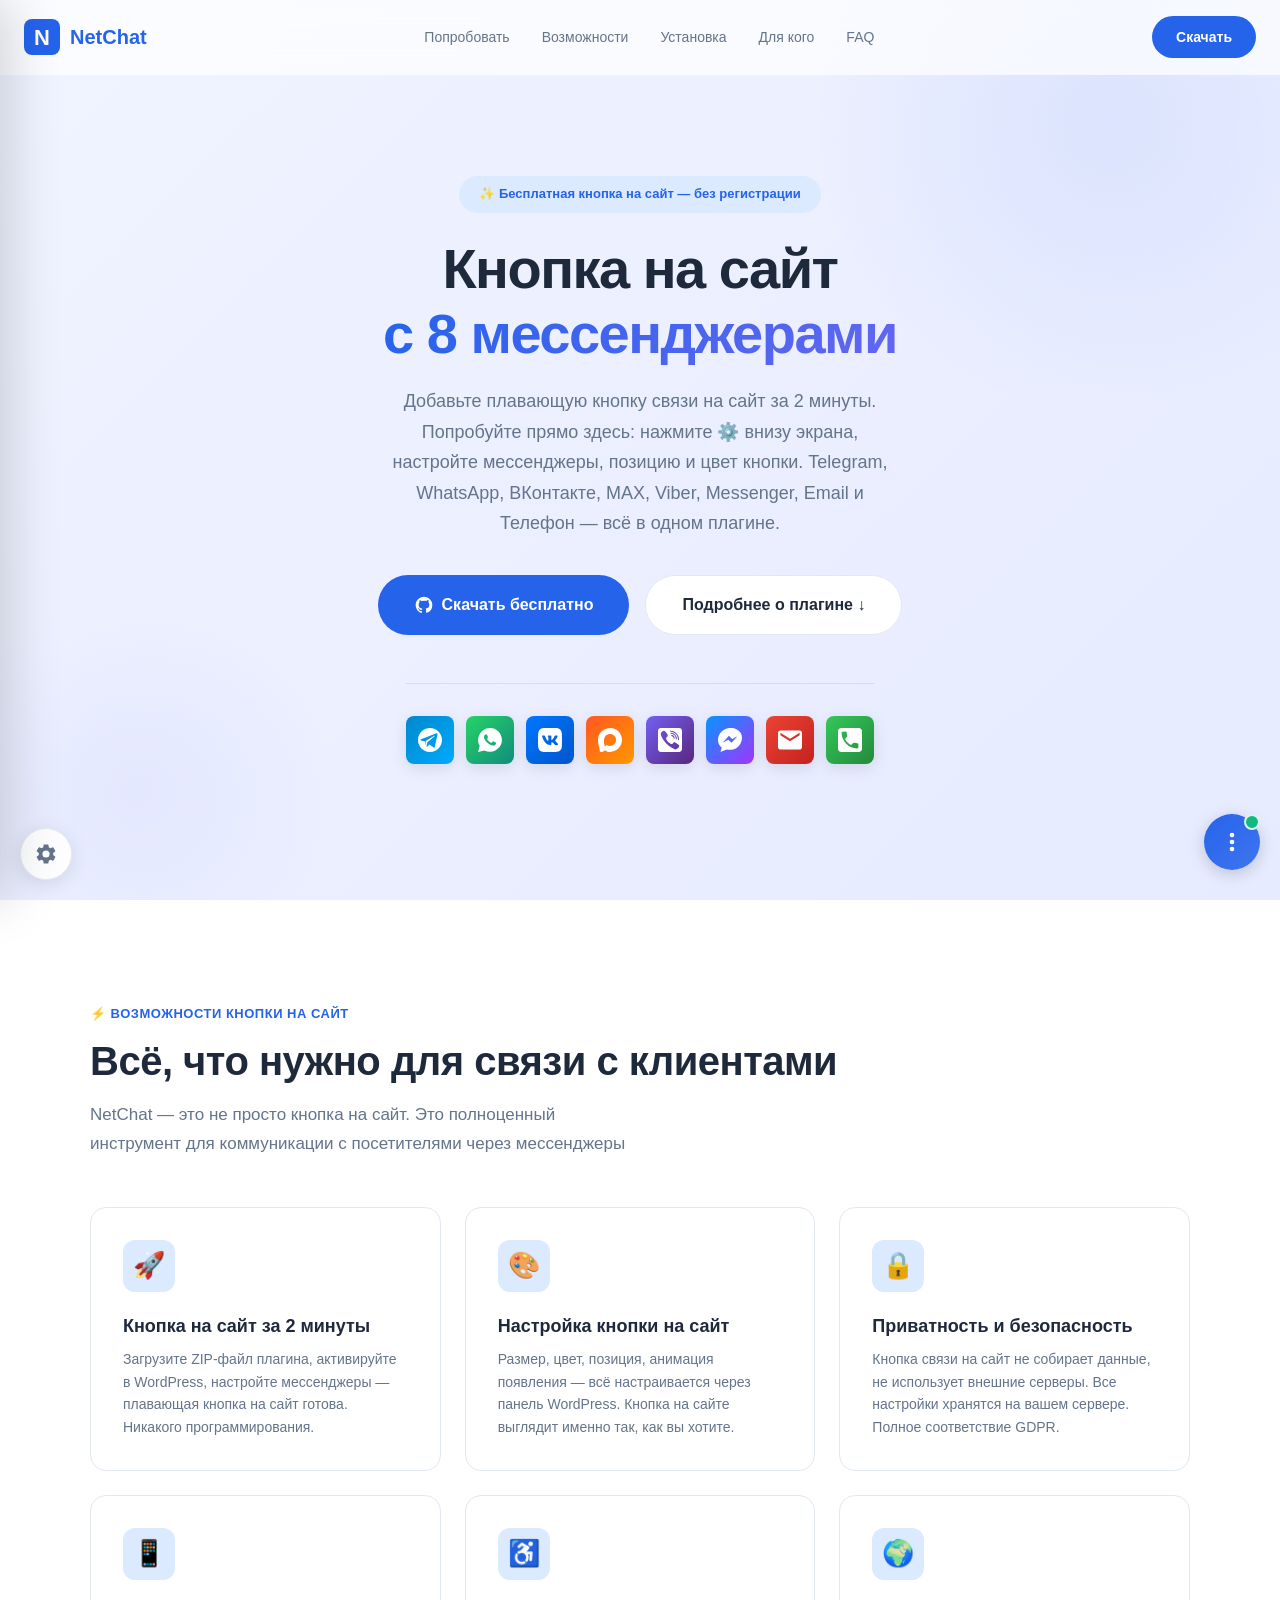
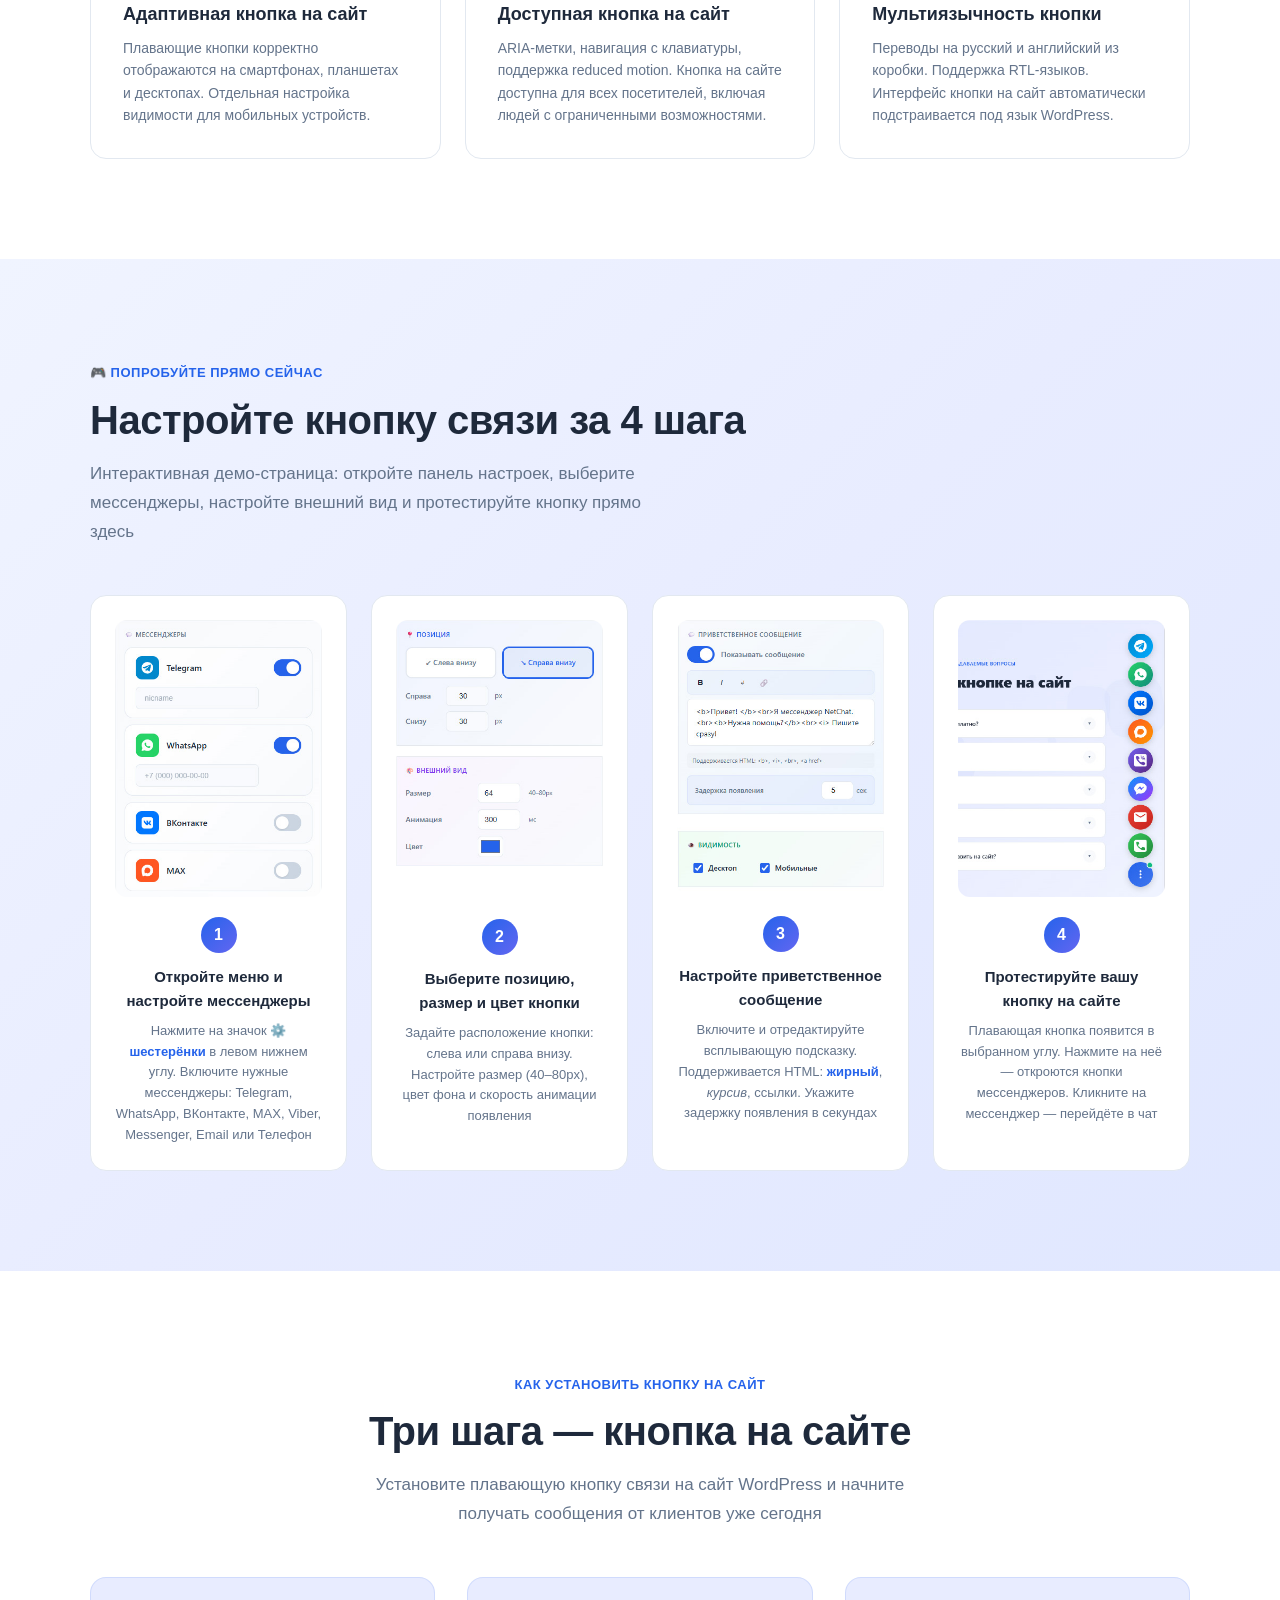
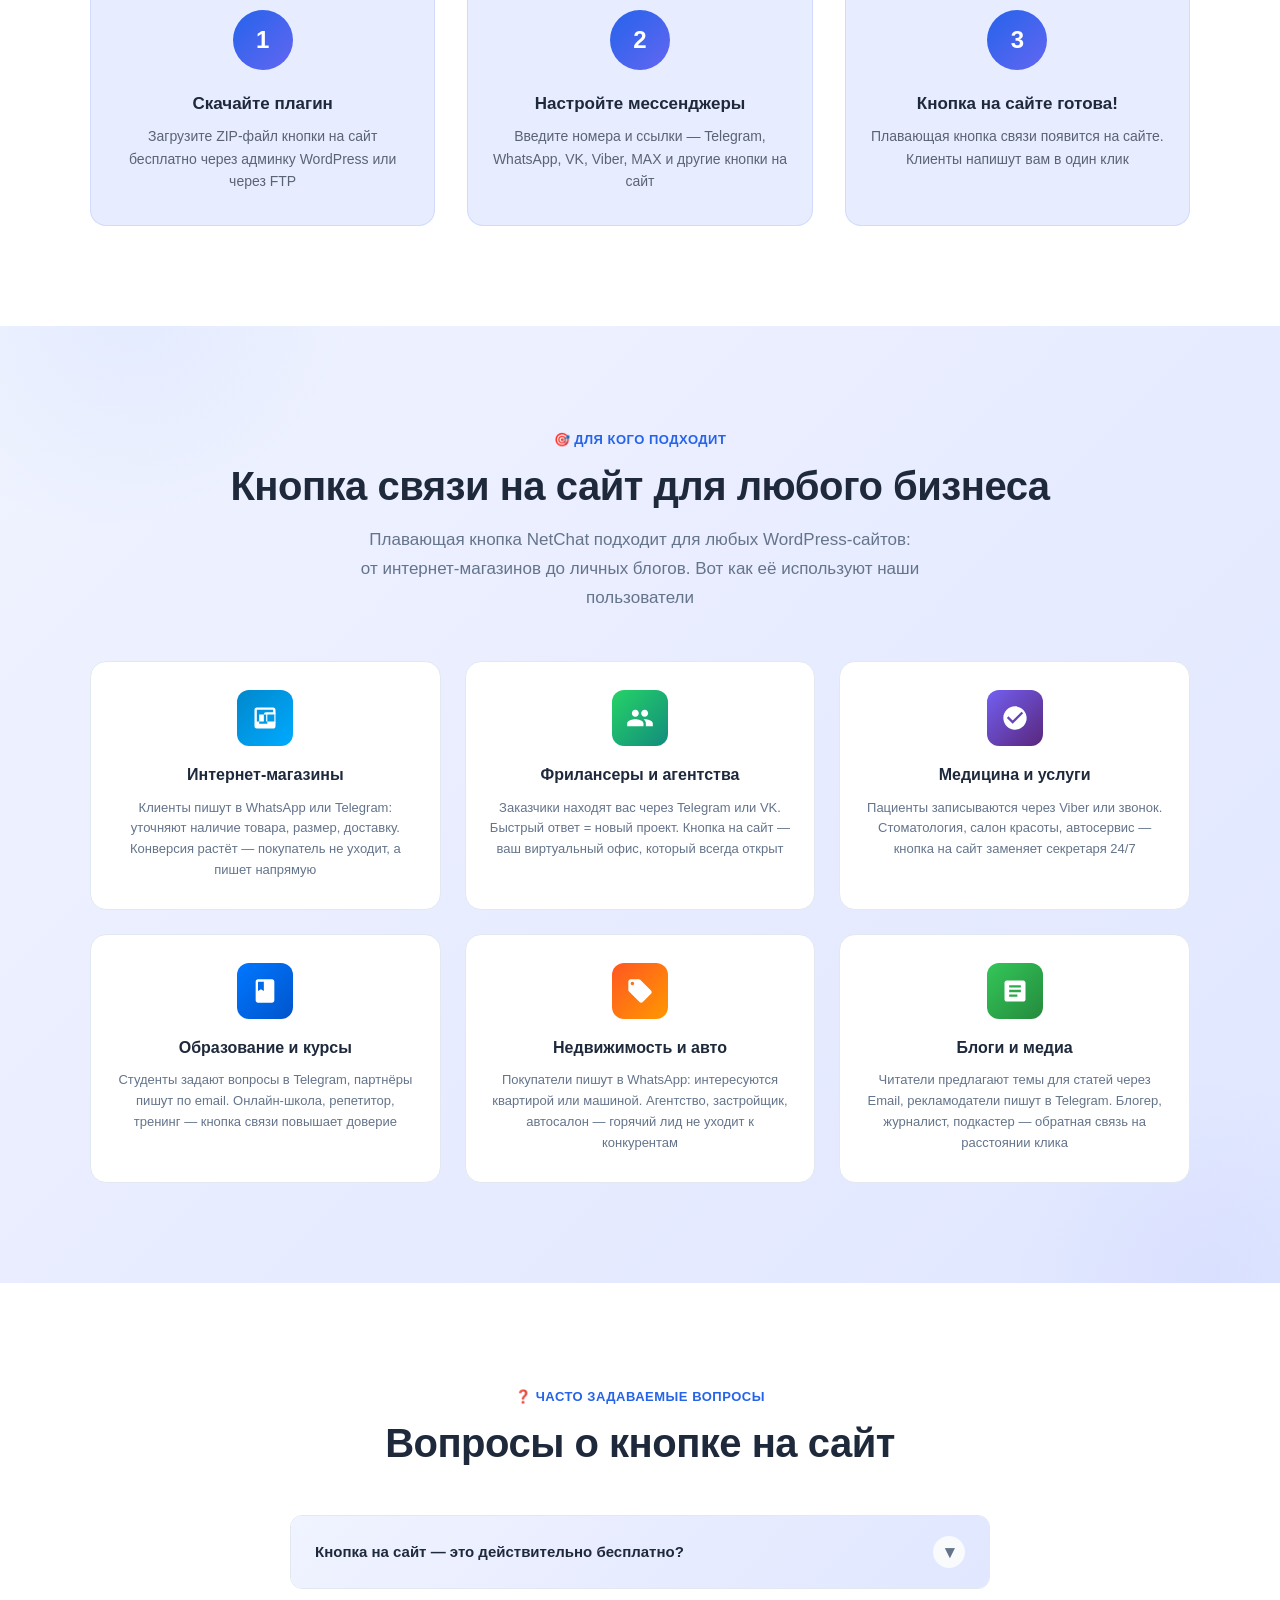
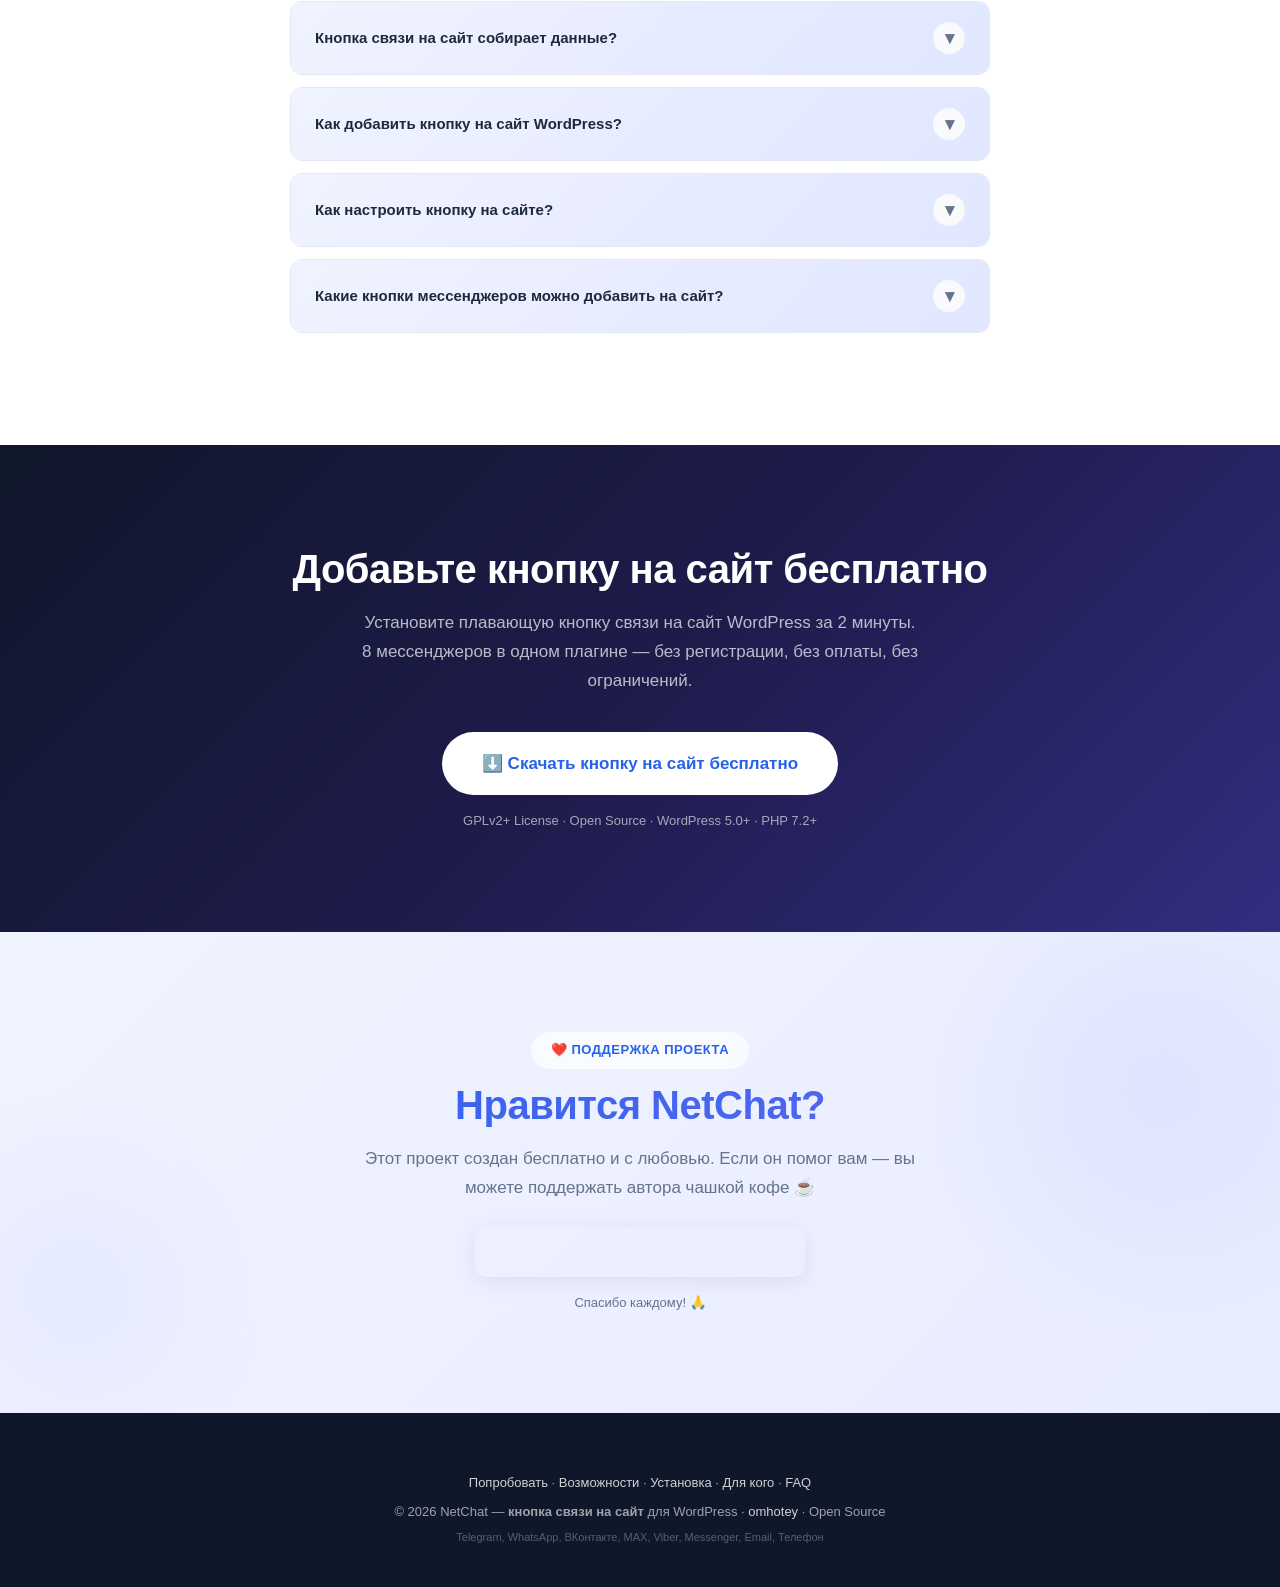
<file: preview/index.html>
<!DOCTYPE html>
<html lang="ru">
<head>
<meta charset="UTF-8">
<meta name="viewport" content="width=device-width, initial-scale=1.0">
<title>Кнопка на сайт — бесплатная кнопка связи с мессенджерами для WordPress | NetChat</title>
<meta name="description" content="Кнопка на сайт бесплатно: плавающая кнопка связи с 8 мессенджерами — Telegram, WhatsApp, VK, Viber, MAX, Messenger, Email, Телефон. Установить кнопку на сайт WordPress за 2 минуты.">
<meta name="keywords" content="кнопка на сайт, кнопка на сайте, кнопка связи на сайт, плавающие кнопки на сайт, кнопки мессенджеров на сайт, кнопка telegram на сайт, кнопка whatsapp на сайт, кнопка вк на сайт, кнопка на сайт wordpress, всплывающая кнопка на сайт, кнопка на сайт бесплатно, виджет кнопки на сайт, кнопки социальных сетей на сайт, кнопка телефон на сайт, кнопка обратная связь на сайт, установить кнопку на сайт, добавить кнопку на сайт, кнопка заказа на сайте, кнопки vk на сайте, кнопка max на сайт">
<meta name="author" content="omhotey">
<meta name="robots" content="index, follow, max-image-preview:large, max-snippet:-1, max-video-preview:-1">
<meta name="yandex-verification" content="572d9b80102f7434">
<link rel="canonical" href="https://github.com/omhotey/WP-NetChat">

<!-- Open Graph -->
<meta property="og:title" content="Кнопка на сайт — бесплатная кнопка связи с 8 мессенджерами для WordPress">
<meta property="og:description" content="Установите бесплатную плавающую кнопку на сайт за 2 минуты. Telegram, WhatsApp, VK, MAX, Viber, Messenger, Email, Телефон — все мессенджеры в одном виджете.">
<meta property="og:type" content="website">
<meta property="og:url" content="https://github.com/omhotey/WP-NetChat">
<meta property="og:site_name" content="NetChat">
<meta property="og:locale" content="ru_RU">

<!-- Twitter Card -->
<meta name="twitter:card" content="summary_large_image">
<meta name="twitter:title" content="Кнопка на сайт — бесплатная кнопка связи с мессенджерами для WordPress">
<meta name="twitter:description" content="Плавающая кнопка связи на сайт: Telegram, WhatsApp, VK, MAX, Viber, Messenger, Email, Телефон. Бесплатно, без регистрации.">

<!-- Favicon -->
<link rel="icon" href="data:image/svg+xml,<svg xmlns='http://www.w3.org/2000/svg' viewBox='0 0 100 100'><rect rx='20' width='100' height='100' fill='%232563eb'/><text x='50' y='72' font-size='60' text-anchor='middle' fill='white' font-family='sans-serif' font-weight='bold'>N</text></svg>">

<!-- JSON-LD Structured Data: SoftwareApplication -->
<script type="application/ld+json">
{
  "@context": "https://schema.org",
  "@type": "SoftwareApplication",
  "name": "NetChat — Кнопка связи на сайт",
  "alternateName": ["Кнопка на сайт", "Плавающая кнопка связи", "Виджет кнопок мессенджеров"],
  "description": "Бесплатная плавающая кнопка связи на сайт с поддержкой 8 мессенджеров: Telegram, WhatsApp, ВКонтакте, MAX, Viber, Facebook Messenger, Email и Телефон. WordPress плагин для установки кнопки на сайт за 2 минуты.",
  "url": "https://github.com/omhotey/WP-NetChat",
  "applicationCategory": "UtilityApplication",
  "operatingSystem": "WordPress 5.0+",
  "softwareVersion": "1.0.0",
  "offers": {
    "@type": "Offer",
    "price": "0",
    "priceCurrency": "RUB",
    "availability": "https://schema.org/InStock"
  },
  "aggregateRating": {
    "@type": "AggregateRating",
    "ratingValue": "5",
    "ratingCount": "1",
    "bestRating": "5",
    "worstRating": "1"
  },
  "author": {
    "@type": "Person",
    "name": "omhotey",
    "url": "https://github.com/omhotey"
  },
  "keywords": "кнопка на сайт, кнопка связи, плавающие кнопки, мессенджеры, telegram, whatsapp, vk, viber, wordpress плагин"
}
</script>

<!-- JSON-LD Structured Data: FAQPage -->
<script type="application/ld+json">
{
  "@context": "https://schema.org",
  "@type": "FAQPage",
  "mainEntity": [
    {
      "@type": "Question",
      "name": "Как добавить кнопку на сайт бесплатно?",
      "acceptedAnswer": {
        "@type": "Answer",
        "text": "Скачайте бесплатный плагин NetChat, загрузите ZIP-файл через админку WordPress (Плагины → Добавить → Загрузить), активируйте и настройте мессенджеры. Кнопка на сайт появится автоматически за 2 минуты."
      }
    },
    {
      "@type": "Question",
      "name": "Какие мессенджеры поддерживает кнопка на сайт NetChat?",
      "acceptedAnswer": {
        "@type": "Answer",
        "text": "Плавающая кнопка NetChat поддерживает 8 мессенджеров: Telegram, WhatsApp, ВКонтакте (VK), MAX, Viber, Facebook Messenger, Email и Телефон (звонок)."
      }
    },
    {
      "@type": "Question",
      "name": "Кнопка на сайт работает на мобильных устройствах?",
      "acceptedAnswer": {
        "@type": "Answer",
        "text": "Да, плавающая кнопка связи NetChat полностью адаптивна. Она корректно отображается на смартфонах, планшетах и десктопах. Можно отдельно настроить видимость для мобильных и десктопных устройств."
      }
    },
    {
      "@type": "Question",
      "name": "Можно настроить внешний вид кнопки на сайте?",
      "acceptedAnswer": {
        "@type": "Answer",
        "text": "Да, через панель настроек WordPress можно изменить размер кнопки (40–80px), цвет, позицию (слева/справа внизу), скорость анимации, текст приветственного сообщения и видимость на разных устройствах."
      }
    },
    {
      "@type": "Question",
      "name": "Кнопка связи на сайт собирает данные пользователей?",
      "acceptedAnswer": {
        "@type": "Answer",
        "text": "Нет. Плагин NetChat не собирает, не хранит и не передаёт персональные данные. Все настройки хранятся локально в JSON-файле на вашем сервере. Плагин полностью соответствует GDPR."
      }
    }
  ]
}
</script>

<!-- JSON-LD Structured Data: BreadcrumbList -->
<script type="application/ld+json">
{
  "@context": "https://schema.org",
  "@type": "BreadcrumbList",
  "itemListElement": [
    {
      "@type": "ListItem",
      "position": 1,
      "name": "Главная",
      "item": "https://github.com/omhotey/WP-NetChat"
    },
    {
      "@type": "ListItem",
      "position": 2,
      "name": "Демо",
      "item": "https://github.com/omhotey/WP-NetChat#demo"
    },
    {
      "@type": "ListItem",
      "position": 3,
      "name": "Возможности",
      "item": "https://github.com/omhotey/WP-NetChat#features"
    },
    {
      "@type": "ListItem",
      "position": 4,
      "name": "Установка",
      "item": "https://github.com/omhotey/WP-NetChat#how"
    }
  ]
}
</script>
<style>
:root{--md-primary:#2563eb;--md-on-primary:#fff;--md-primary-container:#dbeafe;--md-surface:#fff;--md-surface-variant:#f8fafc;--md-on-surface:#1e293b;--md-on-surface-variant:#64748b;--md-outline:#e2e8f0;--md-outline-variant:#cbd5e1;--md-error:#ef4444;--md-success:#10b981;--md-radius-xl:28px;--md-radius-lg:16px;--md-radius-md:12px;--md-radius-sm:8px}
*{margin:0;padding:0;box-sizing:border-box}
html{scroll-behavior:smooth;overflow-x:hidden}
body{font-family:-apple-system,BlinkMacSystemFont,"Segoe UI",Roboto,sans-serif;background:var(--md-surface);color:var(--md-on-surface);line-height:1.6;overflow-x:hidden;overflow-y:auto;padding-bottom:0}

/* ===== ANIMATIONS ===== */
@keyframes fadeInUp{from{opacity:0;transform:translateY(30px)}to{opacity:1;transform:translateY(0)}}
@keyframes fadeIn{from{opacity:0}to{opacity:1}}
@keyframes float{0%,100%{transform:translateY(0)}50%{transform:translateY(-10px)}}
@keyframes pulse{0%,100%{transform:scale(1)}50%{transform:scale(1.05)}}
@keyframes gradient{0%{background-position:0% 50%}50%{background-position:100% 50%}100%{background-position:0% 50%}}
.animate{opacity:0;transform:translateY(30px);transition:all .6s cubic-bezier(.4,0,.2,1)}
.animate.visible{opacity:1;transform:translateY(0)}
.animate-delay-1{transition-delay:.1s}.animate-delay-2{transition-delay:.2s}.animate-delay-3{transition-delay:.3s}.animate-delay-4{transition-delay:.4s}.animate-delay-5{transition-delay:.5s}

/* ===== FLOATING CIRCLES ANIMATION ===== */
.circles{position:absolute;top:0;left:0;width:100%;height:100%;overflow:hidden;z-index:0;pointer-events:none}
.circles li{position:absolute;display:block;list-style:none;width:20px;height:20px;background:rgba(37,99,235,0.08);animation:floatUp 25s linear infinite;bottom:-150px}
.circles li:nth-child(1){left:25%;width:80px;height:80px;animation-delay:0s}
.circles li:nth-child(2){left:10%;width:20px;height:20px;animation-delay:2s;animation-duration:12s}
.circles li:nth-child(3){left:70%;width:20px;height:20px;animation-delay:4s}
.circles li:nth-child(4){left:40%;width:60px;height:60px;animation-delay:0s;animation-duration:18s}
.circles li:nth-child(5){left:65%;width:20px;height:20px;animation-delay:0s}
.circles li:nth-child(6){left:75%;width:110px;height:110px;animation-delay:3s}
.circles li:nth-child(7){left:35%;width:150px;height:150px;animation-delay:7s}
.circles li:nth-child(8){left:50%;width:25px;height:25px;animation-delay:15s;animation-duration:45s}
.circles li:nth-child(9){left:20%;width:15px;height:15px;animation-delay:2s;animation-duration:35s}
.circles li:nth-child(10){left:85%;width:150px;height:150px;animation-delay:0s;animation-duration:11s}

.thank-you .circles li{background:rgba(99,102,241,0.1)}

@keyframes floatUp{
    0%{transform:translateY(0) rotate(0deg);opacity:1;border-radius:0}
    100%{transform:translateY(-1000px) rotate(720deg);opacity:0;border-radius:50%}
}

/* ===== NAV ===== */
.nav{position:fixed;top:0;left:0;right:0;z-index:1000;padding:16px 24px;display:flex;align-items:center;justify-content:space-between;background:rgba(255,255,255,.7);backdrop-filter:blur(16px);border-bottom:1px solid transparent;transition:all .3s}
.nav.scrolled{border-bottom-color:var(--md-outline);box-shadow:0 2px 20px rgba(0,0,0,.06)}
.nav-logo{display:flex;align-items:center;gap:10px;font-size:20px;font-weight:800;color:var(--md-primary);text-decoration:none}
.nav-logo svg{width:36px;height:36px}
.nav-links{display:flex;gap:32px;align-items:center}
.nav-links a{font-size:14px;font-weight:500;color:var(--md-on-surface-variant);text-decoration:none;transition:color .2s;position:relative}
.nav-links a::after{content:"";position:absolute;bottom:-4px;left:0;width:0;height:2px;background:var(--md-primary);transition:width .3s}
.nav-links a:hover{color:var(--md-primary)}
.nav-links a:hover::after{width:100%}
.nav-btn{background:var(--md-primary);color:#fff;padding:10px 24px;border-radius:100px;font-size:14px;font-weight:600;text-decoration:none;transition:all .25s;border:none;cursor:pointer}
.nav-btn:hover{background:#1d4ed8;transform:translateY(-1px);box-shadow:0 4px 16px rgba(37,99,235,.3)}

/* ===== HERO ===== */
.hero{min-height:100vh;display:flex;align-items:center;justify-content:center;text-align:center;padding:120px 24px 80px;background:linear-gradient(135deg,#f0f4ff 0%,#e8ecff 40%,#e0e7ff 100%);background-size:200% 200%;animation:gradient 15s ease infinite;position:relative;overflow:hidden}
.hero::before{content:"";position:absolute;top:-20%;right:-10%;width:600px;height:600px;background:radial-gradient(circle,rgba(37,99,235,.08),transparent 70%);border-radius:50%;animation:float 8s ease-in-out infinite}
.hero::after{content:"";position:absolute;bottom:-10%;left:-5%;width:400px;height:400px;background:radial-gradient(circle,rgba(99,102,241,.06),transparent 70%);border-radius:50%;animation:float 10s ease-in-out infinite reverse}
.hero-content{position:relative;z-index:1;max-width:700px;width:100%;display:flex;flex-direction:column;align-items:center;justify-content:center;animation:fadeInUp .8s ease}
.hero-badge{display:inline-flex;align-items:center;gap:8px;background:var(--md-primary-container);color:var(--md-primary);padding:8px 20px;border-radius:100px;font-size:13px;font-weight:600;margin-bottom:24px;animation:fadeInUp .8s ease .1s both}
.hero h1{font-size:56px;font-weight:800;line-height:1.15;margin-bottom:20px;letter-spacing:-1.5px;animation:fadeInUp .8s ease .2s both}
.hero h1 span{background:linear-gradient(135deg,#2563eb,#6366f1,#a78bfa);-webkit-background-clip:text;-webkit-text-fill-color:transparent;background-size:200% 200%;animation:gradient 5s ease infinite}
.hero p{font-size:18px;color:var(--md-on-surface-variant);max-width:520px;margin:0 auto 36px;line-height:1.7;animation:fadeInUp .8s ease .3s both}
.hero-actions{display:flex;gap:16px;justify-content:center;flex-wrap:wrap;animation:fadeInUp .8s ease .4s both}
.btn-primary{background:var(--md-primary);color:#fff;padding:16px 36px;border-radius:100px;font-size:16px;font-weight:600;text-decoration:none;transition:all .25s;border:none;cursor:pointer;display:inline-flex;align-items:center;gap:8px;position:relative;overflow:hidden}
.btn-primary::before{content:"";position:absolute;inset:0;background:linear-gradient(135deg,rgba(255,255,255,.2),transparent);opacity:0;transition:opacity .3s}
.btn-primary:hover::before{opacity:1}
.btn-primary:hover{background:#1d4ed8;transform:translateY(-2px);box-shadow:0 8px 32px rgba(37,99,235,.3)}
.btn-secondary{background:var(--md-surface);color:var(--md-on-surface);padding:16px 36px;border-radius:100px;font-size:16px;font-weight:600;text-decoration:none;transition:all .25s;border:1.5px solid var(--md-outline);cursor:pointer;display:inline-flex;align-items:center;gap:8px}
.btn-secondary:hover{border-color:var(--md-primary);color:var(--md-primary);transform:translateY(-2px);box-shadow:0 4px 16px rgba(0,0,0,.06)}

/* Hero messengers row */
.hero-messengers{display:flex;gap:12px;justify-content:center;flex-wrap:wrap;margin-top:48px;padding-top:32px;border-top:1px solid rgba(0,0,0,.08);animation:fadeInUp .8s ease .5s both}
.hm-icon{width:48px;height:48px;border-radius:var(--md-radius-sm);display:flex;align-items:center;justify-content:center;transition:all .3s cubic-bezier(.4,0,.2,1);box-shadow:0 4px 16px rgba(0,0,0,.1);cursor:pointer}
.hm-icon:hover{transform:scale(1.15) translateY(-6px);box-shadow:0 8px 24px rgba(0,0,0,.15)}
.hm-icon img{width:24px;height:24px;filter:brightness(0) invert(1)}
.hm-icon.hm-tg{background:linear-gradient(135deg,#0088cc,#00aaff)}
.hm-icon.hm-wa{background:linear-gradient(135deg,#25D366,#128C7E)}
.hm-icon.hm-vk{background:linear-gradient(135deg,#0077FF,#0055cc)}
.hm-icon.hm-mx{background:linear-gradient(135deg,#FF5722,#FF9800)}
.hm-icon.hm-vb{background:linear-gradient(135deg,#7360F2,#59267C)}
.hm-icon.hm-fb{background:linear-gradient(135deg,#0695FF,#A334FA)}
.hm-icon.hm-em{background:linear-gradient(135deg,#EA4335,#c5221f)}
.hm-icon.hm-ph{background:linear-gradient(135deg,#34C759,#248a3d)}

/* ===== SECTIONS ===== */
section{padding:100px 24px}
.container{max-width:1100px;margin:0 auto}
.section-label{display:inline-flex;align-items:center;gap:6px;font-size:13px;font-weight:600;color:var(--md-primary);text-transform:uppercase;letter-spacing:.5px;margin-bottom:12px}
.section-title{font-size:40px;font-weight:800;line-height:1.2;margin-bottom:16px;letter-spacing:-.5px}
.section-desc{font-size:17px;color:var(--md-on-surface-variant);max-width:560px;line-height:1.7}

/* ===== FEATURES ===== */
.features{background:var(--md-surface);position:relative;overflow:hidden}
.features-grid{display:grid;grid-template-columns:repeat(auto-fit,minmax(320px,1fr));gap:24px;margin-top:48px;position:relative;z-index:1}
.feature-card{background:#fff;border-radius:var(--md-radius-lg);padding:32px;border:1px solid var(--md-outline);transition:all .3s cubic-bezier(.4,0,.2,1);position:relative;overflow:hidden}
.feature-card::before{content:"";position:absolute;top:0;left:0;right:0;height:3px;background:linear-gradient(90deg,var(--md-primary),#6366f1);transform:scaleX(0);transition:transform .3s;transform-origin:left}
.feature-card:hover{transform:translateY(-6px);box-shadow:0 16px 48px rgba(0,0,0,.08);border-color:transparent}
.feature-card:hover::before{transform:scaleX(1)}
.feature-icon{width:52px;height:52px;border-radius:var(--md-radius-md);display:flex;align-items:center;justify-content:center;font-size:26px;margin-bottom:20px;background:var(--md-primary-container);transition:transform .3s}
.feature-card:hover .feature-icon{transform:scale(1.1) rotate(-5deg)}
.feature-card h3{font-size:18px;font-weight:700;margin-bottom:8px}
.feature-card p{font-size:14px;color:var(--md-on-surface-variant);line-height:1.6}

/* ===== HOW IT WORKS ===== */
.how-it-works{text-align:center;background:#fff;position:relative}
.how-it-works .container{position:relative;z-index:1}
.steps{display:grid;grid-template-columns:repeat(auto-fit,minmax(240px,1fr));gap:32px;margin-top:48px}
.step{text-align:center;padding:32px 24px;background:#e8ecff;border-radius:var(--md-radius-lg);border:1px solid rgba(37,99,235,.12);transition:all .3s;position:relative;overflow:hidden}
.step:hover{transform:translateY(-4px);box-shadow:0 12px 40px rgba(0,0,0,.06)}
.step::after{content:"";position:absolute;bottom:0;left:0;right:0;height:3px;background:var(--md-primary);transform:scaleX(0);transition:transform .3s}
.step:hover::after{transform:scaleX(1)}
.step-num{width:60px;height:60px;border-radius:50%;background:linear-gradient(135deg,var(--md-primary),#6366f1);color:#fff;display:flex;align-items:center;justify-content:center;font-size:24px;font-weight:700;margin:0 auto 20px;transition:transform .3s}
.step:hover .step-num{transform:scale(1.1) rotate(10deg)}
.step h3{font-size:17px;font-weight:700;margin-bottom:8px;color:var(--md-on-surface)}
.step p{font-size:14px;color:rgba(30,41,59,.7)}

/* ===== HOW TO TEST ===== */
.how-to-test{background:linear-gradient(135deg,#f0f4ff 0%,#e8ecff 50%,#e0e7ff 100%);position:relative;padding:100px 24px;overflow:hidden}
.how-to-test .container{position:relative;z-index:1}
.steps-grid{display:grid;grid-template-columns:repeat(4,1fr);gap:24px;margin-top:48px;max-width:1200px;margin-left:auto;margin-right:auto}
.test-step{background:#fff;border-radius:var(--md-radius-lg);padding:24px;text-align:center;position:relative;overflow:hidden;border:1px solid var(--md-outline)}
.test-step:hover{box-shadow:0 4px 16px rgba(0,0,0,.06)}
.test-step-img{width:100%;border-radius:var(--md-radius-md);overflow:hidden;margin-bottom:20px;background:#f1f5f9}
.test-step-img img{width:100%;height:auto;display:block}
.test-step-num{width:36px;height:36px;border-radius:50%;background:linear-gradient(135deg,var(--md-primary),#6366f1);color:#fff;display:flex;align-items:center;justify-content:center;font-size:16px;font-weight:700;margin:0 auto 12px}
.test-step h3{font-size:15px;font-weight:700;margin-bottom:8px;color:var(--md-on-surface)}
.test-step p{font-size:13px;color:var(--md-on-surface-variant);line-height:1.6}
.test-step p strong{color:var(--md-primary)}

/* ===== USE CASES ===== */
.use-cases{background:linear-gradient(135deg,#f0f4ff 0%,#e8ecff 50%,#e0e7ff 100%);position:relative;overflow:hidden}
.use-cases::before{content:"";position:absolute;top:-30%;left:-10%;width:500px;height:500px;background:radial-gradient(circle,rgba(37,99,235,.06),transparent 70%);border-radius:50%;animation:float 14s ease-in-out infinite}
.use-cases::after{content:"";position:absolute;bottom:-20%;right:-10%;width:400px;height:400px;background:radial-gradient(circle,rgba(99,102,241,.06),transparent 70%);border-radius:50%;animation:float 11s ease-in-out infinite reverse}
.use-cases .container{position:relative;z-index:1}
.use-cases-grid{display:grid;grid-template-columns:repeat(3,1fr);gap:24px;margin-top:48px;max-width:1100px;margin-left:auto;margin-right:auto}
.use-case{background:#fff;border-radius:var(--md-radius-lg);padding:28px 24px;text-align:center;transition:all .35s cubic-bezier(.4,0,.2,1);position:relative;overflow:hidden;border:1px solid var(--md-outline);display:flex;flex-direction:column;align-items:center}
.use-case:hover{transform:translateY(-6px);box-shadow:0 16px 48px rgba(0,0,0,.08);border-color:transparent}
.use-case-icon{width:56px;height:56px;border-radius:var(--md-radius-md);display:flex;align-items:center;justify-content:center;margin:0 auto 16px;transition:transform .3s cubic-bezier(.4,0,.2,1);flex-shrink:0}
.use-case:hover .use-case-icon{transform:scale(1.1) rotate(-5deg)}
.use-case h3{font-size:16px;font-weight:700;margin-bottom:10px;color:var(--md-on-surface)}
.use-case p{font-size:13px;color:var(--md-on-surface-variant);line-height:1.6;flex:1}

/* ===== FAQ ===== */
.faq{background:#fff;position:relative;overflow:hidden}
.faq .container{position:relative;z-index:1}
.faq-list{max-width:700px;margin:48px auto 0;position:relative;z-index:1}
.faq-item{background:#fff;border:1px solid var(--md-outline);border-radius:var(--md-radius-md);margin-bottom:12px;overflow:hidden;transition:box-shadow .3s cubic-bezier(.4,0,.2,1),border-color .3s ease,background .3s ease;cursor:pointer;user-select:none}
.faq-item.visible{opacity:1;transform:translateY(0)}
.faq-item:hover{border-color:var(--md-outline-variant);box-shadow:0 4px 20px rgba(37,99,235,.08)}
.faq-item.open{border-color:var(--md-primary);box-shadow:0 4px 24px rgba(37,99,235,.12);background:linear-gradient(135deg,#fff 0%,#f8faff 100%)}
.faq-q{background:linear-gradient(135deg,#f0f4ff 0%,#e8ecff 50%,#e0e7ff 100%); padding:20px 24px;font-size:15px;font-weight:600;display:flex;align-items:center;justify-content:space-between;gap:16px;user-select:none;transition:background .2s ease;cursor:pointer}
.faq-q:hover{background:var(--md-surface-variant)}
.faq-q .arrow{width:32px;height:32px;border-radius:50%;background:var(--md-surface-variant);display:flex;align-items:center;justify-content:center;font-size:18px;color:var(--md-on-surface-variant);transition:all .35s cubic-bezier(.4,0,.2,1);flex-shrink:0}
.faq-item.open .faq-q .arrow{background:var(--md-primary);color:#fff;transform:rotate(180deg);box-shadow:0 2px 8px rgba(37,99,235,.3)}
.faq-a{max-height:0;overflow:hidden;transition:max-height .45s cubic-bezier(.4,0,.2,1)}
.faq-item.open .faq-a{max-height:300px}
.faq-a p{padding:12px 24px 20px;font-size:14px;color:var(--md-on-surface-variant);line-height:1.7;opacity:0;transform:translateY(-10px);transition:opacity .3s ease .1s,transform .3s ease .1s;text-align:left}
.faq-item.open .faq-a p{opacity:1;transform:translateY(0)}

/* ===== CTA ===== */
.cta-section{background:linear-gradient(135deg,#0f172a 0%,#1e1b4b 25%,#312e81 50%,#3730a3 75%,#2563eb 100%);color:#fff;text-align:center;position:relative;overflow:hidden;background-size:200% 200%;animation:gradient 10s ease infinite}
.cta-section .container{position:relative;z-index:1}
.cta-section .section-title{color:#fff}
.cta-section .section-desc{color:rgba(255,255,255,.7);margin:0 auto}
.cta-section .btn-primary{background:#fff;color:var(--md-primary);font-size:17px;padding:18px 40px}
.cta-section .btn-primary:hover{background:#f1f5f9}

/* ===== FOOTER ===== */
.footer{background:#0f172a;color:rgba(255,255,255,.6);padding:60px 24px 40px;text-align:center;font-size:13px}
.footer a{color:rgba(255,255,255,.8);text-decoration:none}

/* ===== THANK YOU SECTION ===== */
.thank-you{background:linear-gradient(135deg,#f0f4ff 0%,#e8ecff 50%,#e0e7ff 100%);position:relative;overflow:hidden;background-size:200% 200%;animation:gradient 12s ease infinite;padding:100px 24px}
.thank-you::before{content:"";position:absolute;top:-20%;right:-10%;width:500px;height:500px;background:radial-gradient(circle,rgba(99,102,241,.08),transparent 70%);border-radius:50%;animation:float 10s ease-in-out infinite}
.thank-you::after{content:"";position:absolute;bottom:-15%;left:-10%;width:400px;height:400px;background:radial-gradient(circle,rgba(99,102,241,.06),transparent 70%);border-radius:50%;animation:float 12s ease-in-out infinite reverse}
.thank-you .container{position:relative;z-index:1}
.thank-you .section-label{background:rgba(255,255,255,.7);backdrop-filter:blur(8px);padding:8px 20px;border-radius:100px}
.thank-you .section-title{background:linear-gradient(135deg,#2563eb,#6366f1,#4f46e5);-webkit-background-clip:text;-webkit-text-fill-color:transparent;background-size:200% 200%;animation:gradient 5s ease infinite}

/* ===== PANEL (Settings) ===== */
.overlay{position:fixed;inset:0;background:rgba(0,0,0,.5);backdrop-filter:blur(8px);z-index:9998;opacity:0;pointer-events:none;transition:opacity .3s}
.overlay.open{opacity:1;pointer-events:auto}
.panel{position:fixed;top:0;left:0;bottom:0;width:440px;background:var(--md-surface);z-index:9999;transform:translateX(-100%);transition:transform .4s cubic-bezier(.4,0,.2,1);overflow-y:auto;box-shadow:12px 0 48px rgba(0,0,0,.15)}
.panel.open{transform:translateX(0)}
.panel::-webkit-scrollbar{width:4px}
.panel::-webkit-scrollbar-thumb{background:var(--md-outline-variant);border-radius:4px}
.panel-head{display:flex;align-items:center;justify-content:space-between;padding:20px 24px;border-bottom:1px solid var(--md-outline);position:sticky;top:0;background:rgba(255,255,255,.95);backdrop-filter:blur(10px);z-index:1}
.panel-head h2{font-size:20px;font-weight:700;display:flex;align-items:center;gap:10px}
.panel-close{width:40px;height:40px;border-radius:100px;border:none;background:var(--md-surface-variant);cursor:pointer;font-size:18px;display:flex;align-items:center;justify-content:center;transition:all .2s;color:var(--md-on-surface-variant)}
.panel-close:hover{background:var(--md-outline);transform:rotate(90deg)}
.panel-body{padding:24px}
.sec{margin-bottom:32px}
.sec:last-child{margin-bottom:0}
.sec-label{font-size:12px;font-weight:600;text-transform:uppercase;letter-spacing:.5px;color:var(--md-on-surface-variant);margin-bottom:16px;display:flex;align-items:center;gap:8px}

/* Messenger cards - Material Design 3 */
.msg-card{background:linear-gradient(135deg,#ffffff 0%,#f8fafc 100%);border:1.5px solid var(--md-outline);border-radius:var(--md-radius-lg);padding:16px 20px;margin-bottom:12px;transition:all .25s;position:relative;overflow:hidden}
.msg-card::before{content:"";position:absolute;top:0;left:0;right:0;height:3px;background:linear-gradient(90deg,var(--md-primary),#6366f1,#a78bfa);transform:scaleX(0);transition:transform .3s cubic-bezier(.4,0,.2,1);transform-origin:left}
.msg-card:hover{border-color:var(--md-outline-variant);box-shadow:0 4px 16px rgba(0,0,0,.06);transform:translateY(-2px)}
.msg-card:hover::before{transform:scaleX(1)}
.msg-card-head{display:flex;align-items:center;justify-content:space-between;gap:14px}
.msg-card-left{display:flex;align-items:center;gap:14px}
.msg-card-icon{width:44px;height:44px;border-radius:var(--md-radius-md);display:flex;align-items:center;justify-content:center;flex-shrink:0;transition:transform .3s cubic-bezier(.4,0,.2,1)}
.msg-card:hover .msg-card-icon{transform:scale(1.1) rotate(-5deg)}
.msg-card-icon img{width:22px;height:22px;filter:brightness(0) invert(1)}
.msg-card-name{font-size:16px;font-weight:600;color:var(--md-on-surface)}
.msg-card-input{display:none;margin-top:14px}
.msg-card-input.visible{display:block}
.msg-card-row{display:flex;align-items:center;gap:12px}

/* MD3 Toggle */
.md-toggle{position:relative;width:52px;height:32px;flex-shrink:0}
.md-toggle input{opacity:0;width:0;height:0}
.md-toggle .track{position:absolute;inset:0;background:var(--md-outline-variant);border-radius:100px;cursor:pointer;transition:.3s cubic-bezier(.4,0,.2,1)}
.md-toggle .track::before{content:'';position:absolute;width:24px;height:24px;left:4px;top:4px;background:#fff;border-radius:50%;transition:.3s cubic-bezier(.4,0,.2,1);box-shadow:0 1px 3px rgba(0,0,0,.15)}
.md-toggle input:checked+.track{background:var(--md-primary)}
.md-toggle input:checked+.track::before{transform:translateX(20px)}

/* MD3 Input */
.md-input{flex:1;padding:12px 44px 12px 16px;border:1.5px solid var(--md-outline);border-radius:var(--md-radius-sm);font-size:14px;background:var(--md-surface-variant);transition:all .2s;color:var(--md-on-surface);min-width:0}
.md-input::placeholder{color:var(--md-on-surface-variant);opacity:0.6}
.md-input:focus{border-color:var(--md-primary);outline:none;background:#fff;box-shadow:0 0 0 1px var(--md-primary)}
.md-input-wrap{position:relative;flex:1}
.md-input-status{position:absolute;right:14px;top:50%;transform:translateY(-50%);font-size:16px}

/* Position buttons MD3 */
.pos-row{display:flex;gap:12px;margin-bottom:0}
.pos-btn{flex:1;padding:16px;border:2px solid var(--md-outline);border-radius:var(--md-radius-md);font-size:14px;font-weight:600;cursor:pointer;transition:all .25s;background:var(--md-surface);color:var(--md-on-surface-variant);display:flex;align-items:center;justify-content:center;gap:8px;user-select:none}
.pos-btn:hover{border-color:var(--md-outline-variant);background:var(--md-surface-variant)}
.pos-btn.active{border-color:var(--md-primary);background:rgba(37,99,235,.08);color:var(--md-primary);box-shadow:0 0 0 1px var(--md-primary)}
.pos-btn input{display:none}

/* Offset inputs */
.offset-row{display:flex;align-items:center;gap:12px;margin-bottom:10px}
.offset-row label{font-size:14px;font-weight:500;width:64px;color:var(--md-on-surface-variant)}
.offset-row input{width:80px;padding:10px 12px;border:1.5px solid var(--md-outline);border-radius:var(--md-radius-sm);font-size:14px;text-align:center;background:var(--md-surface-variant);transition:all .2s;color:var(--md-on-surface)}
.offset-row input:focus{border-color:var(--md-primary);outline:none;background:#fff;box-shadow:0 0 0 2px rgba(37,99,235,.1)}
.offset-row .unit{font-size:13px;color:var(--md-on-surface-variant)}

/* Section blocks styling */
.sec-block{background:linear-gradient(135deg,#f8fafc 0%,#eff6ff 100%);border:1px solid var(--md-outline);border-radius:var(--md-radius);padding:16px;margin-bottom:20px}
.sec-block:last-child{margin-bottom:0}
.sec-block .sec-label{margin-bottom:14px}

/* Position section */
.sec-position{background:linear-gradient(135deg,#f0f4ff 0%,#f8fafc 100%)}
.sec-position .sec-label{color:#2563eb}

/* Appearance section */
.sec-appearance{background:linear-gradient(135deg,#faf5ff 0%,#f8fafc 100%)}
.sec-appearance .sec-label{color:#7c3aed}

/* Visibility section */
.sec-visibility{background:linear-gradient(135deg,#f0fdf4 0%,#f8fafc 100%)}
.sec-visibility .sec-label{color:#059669}

/* Appearance */
.appear-row{display:flex;align-items:center;gap:16px;margin-bottom:12px}
.appear-row:last-child{margin-bottom:0}
.appear-row label{font-size:14px;font-weight:500;width:120px;color:var(--md-on-surface-variant)}
.appear-row input[type="number"]{width:80px;padding:10px 12px;border:1.5px solid var(--md-outline);border-radius:var(--md-radius-sm);font-size:14px;background:#fff;transition:all .2s;color:var(--md-on-surface)}
.appear-row input[type="number"]:focus{border-color:var(--md-primary);outline:none;box-shadow:0 0 0 2px rgba(37,99,235,.1)}
.appear-row input[type="color"]{width:48px;height:40px;border:1.5px solid var(--md-outline);border-radius:var(--md-radius-sm);cursor:pointer;padding:3px;background:#fff;transition:all .2s}
.appear-row input[type="color"]:hover{border-color:var(--md-primary)}
.appear-row .hint{font-size:12px;color:var(--md-on-surface-variant)}

/* Hint toggle */
.hint-toggle{display:flex;align-items:center;gap:12px;margin-bottom:12px}
.hint-input{width:100%;padding:12px 16px;border:1.5px solid var(--md-outline);border-radius:var(--md-radius-sm);font-size:14px;background:var(--md-surface-variant);transition:all .2s;color:var(--md-on-surface)}
.hint-input:focus{border-color:var(--md-primary);outline:none;background:#fff}

/* Greeting section */
.sec-greeting{background:linear-gradient(135deg,#f8fafc 0%,#eff6ff 100%);border:1px solid var(--md-outline);border-radius:var(--md-radius);padding:16px;margin-bottom:32px}
.sec-greeting .sec-label{margin-bottom:12px}
.greeting-toggle{display:flex;align-items:center;gap:12px;margin-bottom:14px}
.greeting-label{font-size:14px;color:var(--md-on-surface-variant);font-weight:500}
.greeting-fields{transition:all .3s ease;overflow:hidden}
.greeting-fields.hidden{opacity:0;max-height:0;margin:0;pointer-events:none}
.greeting-fields.visible{opacity:1;max-height:500px}

/* HTML Editor */
.html-editor{margin-bottom:14px}
.editor-toolbar{display:flex;gap:4px;margin-bottom:8px;padding:6px;background:rgba(37,99,235,.04);border-radius:var(--md-radius-sm);border:1px solid rgba(37,99,235,.08)}
.editor-btn{width:36px;height:32px;border:1px solid transparent;border-radius:6px;background:transparent;cursor:pointer;font-size:14px;display:flex;align-items:center;justify-content:center;transition:all .2s;color:var(--md-on-surface)}
.editor-btn:hover{background:rgba(37,99,235,.1);border-color:rgba(37,99,235,.2)}
.editor-btn:active{background:rgba(37,99,235,.15)}
.greeting-textarea{width:100%;padding:12px 16px;border:1.5px solid var(--md-outline);border-radius:var(--md-radius-sm);font-size:14px;background:#fff;transition:all .2s;color:var(--md-on-surface);resize:vertical;font-family:inherit;line-height:1.5;min-height:80px}
.greeting-textarea:focus{border-color:var(--md-primary);outline:none;box-shadow:0 0 0 3px rgba(37,99,235,.1)}
.greeting-textarea::placeholder{color:var(--md-on-surface-variant);opacity:.6}
.editor-hint{font-size:11px;color:var(--md-on-surface-variant);margin-top:6px;padding:6px 10px;background:rgba(0,0,0,.02);border-radius:6px}
.greeting-delay{display:flex;align-items:center;gap:12px;padding:10px 14px;background:rgba(37,99,235,.05);border-radius:var(--md-radius-sm);border:1px solid rgba(37,99,235,.1)}
.greeting-delay>label{font-size:13px;color:var(--md-on-surface-variant);font-weight:500;flex:1}
.delay-input-wrap{display:flex;align-items:center;gap:6px}
.delay-input-wrap input{width:60px;padding:8px 10px;border:1.5px solid var(--md-outline);border-radius:var(--md-radius-sm);font-size:14px;text-align:center;background:#fff;transition:all .2s}
.delay-input-wrap input:focus{border-color:var(--md-primary);outline:none;box-shadow:0 0 0 2px rgba(37,99,235,.1)}
.delay-unit{font-size:13px;color:var(--md-on-surface-variant)}

/* Visibility */
.vis-row{display:flex;gap:20px;flex-wrap:wrap}
.vis-label{display:flex;align-items:center;gap:10px;font-size:14px;font-weight:500;color:var(--md-on-surface);cursor:pointer;padding:8px 12px;border-radius:var(--md-radius-sm);transition:background .2s}
.vis-label:hover{background:rgba(37,99,235,.05)}
.vis-label input{accent-color:var(--md-primary);width:18px;height:18px;cursor:pointer}

/* Buttons */
.save-btn{background:var(--md-primary);color:#fff;border:none;padding:16px;border-radius:var(--md-radius-md);font-size:15px;font-weight:600;width:100%;margin-top:24px;cursor:pointer;transition:all .25s}
.save-btn:hover{background:#1d4ed8;box-shadow:0 4px 16px rgba(37,99,235,.25)}
.reset-btn{background:transparent;color:var(--md-on-surface-variant);border:1.5px solid var(--md-outline);padding:14px;border-radius:var(--md-radius-md);font-size:14px;font-weight:500;width:100%;margin-top:10px;margin-bottom:24px;cursor:pointer;transition:all .2s}
.reset-btn:hover{border-color:var(--md-outline-variant);color:var(--md-on-surface)}

/* Settings toggle btn */
.settings-toggle{position:fixed;bottom:20px;left:20px;z-index:9997;width:52px;height:52px;border-radius:100%;background:rgba(255,255,255,.9);backdrop-filter:blur(10px);border:1px solid var(--md-outline);cursor:pointer;display:flex;align-items:center;justify-content:center;box-shadow:0 4px 20px rgba(0,0,0,.1);transition:all .3s cubic-bezier(.4,0,.2,1)}
.settings-toggle:hover{transform:scale(1.08) rotate(60deg);box-shadow:0 8px 32px rgba(37,99,235,.2);border-color:var(--md-primary)}
.settings-toggle svg{width:24px;height:24px;fill:var(--md-on-surface-variant);transition:fill .3s}
.settings-toggle:hover svg{fill:var(--md-primary)}

/* ===== WIDGET ===== */
#nc{position:fixed!important;z-index:10001!important;font-family:-apple-system,BlinkMacSystemFont,"Segoe UI",Roboto,sans-serif;--s:56px;--i:28px;--c:#2563eb;isolation:isolate;transform:translateZ(0)}
.nc-col{display:flex;flex-direction:column;align-items:center;gap:10px;position:relative}
.nb{width:var(--s);height:var(--s);border-radius:50%;display:flex;align-items:center;justify-content:center;cursor:pointer;border:none;text-decoration:none;transition:transform .25s cubic-bezier(.4,0,.2,1),box-shadow .25s ease;box-shadow:0 4px 16px rgba(0,0,0,.18);overflow:visible!important;padding:0;margin:0;position:relative}
.nb:hover{transform:scale(1.12);box-shadow:0 6px 24px rgba(0,0,0,.25)}
.nb svg,.nb img{width:var(--i);height:var(--i);fill:#fff;flex-shrink:0}
.nb .tooltip{position:absolute;top:50%;transform:translateY(-50%);padding:6px 12px;background:rgba(0,0,0,.85);color:#fff;font-size:12px;font-weight:500;border-radius:8px;white-space:nowrap;opacity:0;visibility:hidden;transition:opacity .2s,transform .2s;pointer-events:none;z-index:100}
#nc.pos-right .nb .tooltip{right:calc(100% + 10px);transform:translateY(-50%) translateX(-4px)}
#nc.pos-right .nb .tooltip::after{content:"";position:absolute;left:100%;top:50%;transform:translateY(-50%);border:5px solid transparent;border-left-color:rgba(0,0,0,.85)}
#nc.pos-right .nb:hover .tooltip{opacity:1;visibility:visible;transform:translateY(-50%) translateX(0)}
#nc.pos-left .nb .tooltip{left:calc(100% + 10px);transform:translateY(-50%) translateX(4px)}
#nc.pos-left .nb .tooltip::after{content:"";position:absolute;right:100%;top:50%;transform:translateY(-50%);border:5px solid transparent;border-right-color:rgba(0,0,0,.85)}
#nc.pos-left .nb:hover .tooltip{opacity:1;visibility:visible;transform:translateY(-50%) translateX(0)}
.n-telegram{background:linear-gradient(135deg,#0088cc,#00aaff)}
.n-whatsapp{background:linear-gradient(135deg,#25D366,#128C7E)}
.n-vk{background:linear-gradient(135deg,#0077FF,#0055cc)}
.n-max{background:linear-gradient(135deg,#FF5722,#FF9800)}
.n-viber{background:linear-gradient(135deg,#7360F2,#59267C)}
.n-messenger{background:linear-gradient(135deg,#0695FF,#A334FA)}
.n-email{background:linear-gradient(135deg,#EA4335,#c5221f)}
.n-phone{background:linear-gradient(135deg,#34C759,#248a3d)}
.nbb{display:flex;flex-direction:column;gap:10px;opacity:0;visibility:hidden;transform:translateY(12px) scale(.92);transition:opacity .3s,transform .3s,visibility .3s}
.nbb.open{opacity:1;visibility:visible;transform:translateY(0) scale(1)}
.nbb.open .nb{animation:pop .3s ease forwards}
.nbb .nb{opacity:0;transform:translateY(8px)}
@keyframes pop{to{opacity:1;transform:translateY(0)}}
.nwrap{position:relative}
.nmain{background:linear-gradient(135deg,var(--c),var(--c)dd);z-index:2}
.nmain svg{fill:#fff}
.nmain::after{content:"";position:absolute;width:12px;height:12px;background:var(--md-success);border-radius:50%;top:0;right:0;border:2.5px solid rgba(255,255,255,.85);z-index:3;pointer-events:none}
.nh{position:absolute;bottom:0;right:calc(100% + 12px);background:rgba(255,255,255,.95);backdrop-filter:blur(8px);color:#1e293b;padding:8px 12px;border-radius:14px;font-size:13px;border:1px solid rgba(0,0,0,.06);box-shadow:0 4px 14px rgba(0,0,0,.06);opacity:0;visibility:hidden;transition:opacity .3s,transform .3s,visibility .3s;z-index:10;width:200px;word-wrap:break-word;white-space:normal;line-height:1.4}
#nc.pos-left .nh{right:auto;left:calc(100% + 12px)}
.nh::after{content:"";position:absolute;right:-6px;bottom:20px;transform:rotate(45deg);width:10px;height:10px;background:rgba(255,255,255,.95);border-right:1px solid rgba(0,0,0,.06);border-bottom:1px solid rgba(0,0,0,.06)}
#nc.pos-left .nh::after{right:auto;left:-6px;border-right:none;border-bottom:none;border-left:1px solid rgba(0,0,0,.06);border-top:1px solid rgba(0,0,0,.06)}

.toast{position:fixed;bottom:30px;left:50%;transform:translateX(-50%) translateY(120%);background:var(--md-surface);border-left:4px solid var(--md-success);padding:14px 20px;border-radius:var(--md-radius-md);box-shadow:0 8px 32px rgba(0,0,0,.12);z-index:10002;display:flex;align-items:center;gap:10px;transition:transform .4s cubic-bezier(.4,0,.2,1),visibility .4s;font-size:14px;font-weight:500;visibility:hidden;pointer-events:none}
.toast.show{transform:translateX(-50%) translateY(0);visibility:visible;pointer-events:auto}

@media(max-width:768px){
  .hero h1{font-size:36px}
  .section-title{font-size:30px}
  .nav-links{display:none}
  .panel{width:100%}
  .features-grid{grid-template-columns:1fr}
  .steps-grid{grid-template-columns:1fr;gap:16px;margin-top:32px}
  .test-step{padding:20px}
  .test-step-img{margin-bottom:16px}
  .test-step h3{font-size:14px}
  .test-step p{font-size:12px}
  .use-cases-grid{grid-template-columns:1fr;gap:16px;margin-top:32px}
  .use-case{padding:24px 20px}
  .use-case h3{font-size:15px}
  .use-case p{font-size:12px}
  .use-case-icon{width:48px;height:48px}
}
@media(max-width:480px){
  .test-step{padding:16px}
  .test-step h3{font-size:13px}
  .test-step p{font-size:11px}
}
</style>
</head>
<body>

<!-- NAV -->
<nav class="nav" id="nav" role="navigation" aria-label="Основная навигация">
  <a href="#" class="nav-logo" aria-label="NetChat — кнопка на сайт, главная">
    <svg viewBox="0 0 36 36" aria-hidden="true"><rect rx="8" width="36" height="36" fill="#2563eb"/><text x="18" y="26" font-size="22" text-anchor="middle" fill="white" font-family="sans-serif" font-weight="bold">N</text></svg>
    NetChat
  </a>
  <div class="nav-links">
    <a href="#demo">Попробовать</a>
    <a href="#features">Возможности</a>
    <a href="#how">Установка</a>
    <a href="#use-cases">Для кого</a>
    <a href="#faq">FAQ</a>
  </div>
  <a href="https://github.com/omhotey/WP-NetChat" class="nav-btn" target="_blank" rel="noopener">Скачать</a>
</nav>

<!-- HERO -->
<section class="hero">
  <ul class="circles">
    <li></li><li></li><li></li><li></li><li></li>
    <li></li><li></li><li></li><li></li><li></li>
  </ul>
  <div class="hero-content">
    <div class="hero-badge">✨ Бесплатная кнопка на сайт — без регистрации</div>
    <h1>Кнопка на сайт<br><span>с 8 мессенджерами</span></h1>
    <p>Добавьте плавающую кнопку связи на сайт за 2 минуты. Попробуйте прямо здесь: нажмите ⚙️ внизу экрана, настройте мессенджеры, позицию и цвет кнопки. Telegram, WhatsApp, ВКонтакте, MAX, Viber, Messenger, Email и Телефон — всё в одном плагине.</p>
    <div class="hero-actions">
      <a href="https://github.com/omhotey/WP-NetChat" class="btn-primary" target="_blank" rel="noopener">
        <svg width="20" height="20" viewBox="0 0 24 24" fill="currentColor"><path d="M12 2C6.48 2 2 6.48 2 12c0 4.42 2.87 8.17 6.84 9.49.5.09.66-.22.66-.48v-1.7c-2.78.6-3.37-1.34-3.37-1.34-.46-1.16-1.11-1.47-1.11-1.47-.91-.62.07-.61.07-.61 1 .07 1.53 1.03 1.53 1.03.89 1.52 2.34 1.08 2.91.83.09-.65.35-1.08.63-1.33-2.22-.25-4.55-1.11-4.55-4.92 0-1.09.39-1.98 1.03-2.68-.1-.25-.45-1.27.1-2.64 0 0 .84-.27 2.75 1.02A9.56 9.56 0 0 1 12 6.8c.85.004 1.71.11 2.51.33 1.91-1.29 2.75-1.02 2.75-1.02.55 1.37.2 2.39.1 2.64.64.7 1.03 1.59 1.03 2.68 0 3.82-2.34 4.67-4.57 4.91.36.31.68.92.68 1.85v2.74c0 .27.16.58.67.48A10.02 10.02 0 0 0 22 12c0-5.52-4.48-10-10-10z"/></svg>
        Скачать бесплатно
      </a>
      <a href="#features" class="btn-secondary">Подробнее о плагине ↓</a>
    </div>
    <div class="hero-messengers">
      <div class="hm-icon hm-tg" title="Кнопка Telegram на сайт"><img src="../assets/img/TG.svg" alt="Кнопка Telegram на сайт"></div>
      <div class="hm-icon hm-wa" title="Кнопка WhatsApp на сайт"><img src="../assets/img/WhatsUp.svg" alt="Кнопка WhatsApp на сайт"></div>
      <div class="hm-icon hm-vk" title="Кнопка ВКонтакте на сайт"><img src="../assets/img/VK.svg" alt="Кнопка ВКонтакте на сайт"></div>
      <div class="hm-icon hm-mx" title="Кнопка MAX на сайт"><img src="../assets/img/Max.svg" alt="Кнопка MAX на сайт"></div>
      <div class="hm-icon hm-vb" title="Кнопка Viber на сайт"><img src="../assets/img/Viber.svg" alt="Кнопка Viber на сайт"></div>
      <div class="hm-icon hm-fb" title="Кнопка Messenger на сайт"><img src="../assets/img/FB.svg" alt="Кнопка Facebook Messenger на сайт"></div>
      <div class="hm-icon hm-em" title="Кнопка Email на сайт"><img src="../assets/img/Email.svg" alt="Кнопка Email на сайт"></div>
      <div class="hm-icon hm-ph" title="Кнопка Телефон на сайт"><img src="../assets/img/Tel.svg" alt="Кнопка Телефон на сайт"></div>
    </div>
  </div>
</section>

<!-- FEATURES -->
<section class="features" id="features">
  <div class="container">
    <div class="section-label animate">⚡ Возможности кнопки на сайт</div>
    <h2 class="section-title animate">Всё, что нужно для связи с клиентами</h2>
    <p class="section-desc animate">NetChat — это не просто кнопка на сайт. Это полноценный инструмент для коммуникации с посетителями через мессенджеры</p>
    <div class="features-grid">
      <div class="feature-card animate animate-delay-1"><div class="feature-icon">🚀</div><h3>Кнопка на сайт за 2 минуты</h3><p>Загрузите ZIP-файл плагина, активируйте в WordPress, настройте мессенджеры — плавающая кнопка на сайт готова. Никакого программирования.</p></div>
      <div class="feature-card animate animate-delay-2"><div class="feature-icon">🎨</div><h3>Настройка кнопки на сайт</h3><p>Размер, цвет, позиция, анимация появления — всё настраивается через панель WordPress. Кнопка на сайте выглядит именно так, как вы хотите.</p></div>
      <div class="feature-card animate animate-delay-3"><div class="feature-icon">🔒</div><h3>Приватность и безопасность</h3><p>Кнопка связи на сайт не собирает данные, не использует внешние серверы. Все настройки хранятся на вашем сервере. Полное соответствие GDPR.</p></div>
      <div class="feature-card animate animate-delay-1"><div class="feature-icon">📱</div><h3>Адаптивная кнопка на сайт</h3><p>Плавающие кнопки корректно отображаются на смартфонах, планшетах и десктопах. Отдельная настройка видимости для мобильных устройств.</p></div>
      <div class="feature-card animate animate-delay-2"><div class="feature-icon">♿</div><h3>Доступная кнопка на сайт</h3><p>ARIA-метки, навигация с клавиатуры, поддержка reduced motion. Кнопка на сайте доступна для всех посетителей, включая людей с ограниченными возможностями.</p></div>
      <div class="feature-card animate animate-delay-3"><div class="feature-icon">🌍</div><h3>Мультиязычность кнопки</h3><p>Переводы на русский и английский из коробки. Поддержка RTL-языков. Интерфейс кнопки на сайт автоматически подстраивается под язык WordPress.</p></div>
    </div>
  </div>
</section>

<!-- DEMO / HOW TO TEST -->
<section class="how-to-test" id="demo">
  <ul class="circles">
    <li></li><li></li><li></li><li></li><li></li>
    <li></li><li></li><li></li><li></li><li></li>
  </ul>
  <div class="container">
    <div class="section-label animate">🎮 Попробуйте прямо сейчас</div>
    <h2 class="section-title animate">Настройте кнопку связи за 4 шага</h2>
    <p class="section-desc animate">Интерактивная демо-страница: откройте панель настроек, выберите мессенджеры, настройте внешний вид и протестируйте кнопку прямо здесь</p>
    <div class="steps-grid">
      <div class="test-step animate animate-delay-1">
        <div class="test-step-img"><img src="../assets/img/Messenger-80.jpg" alt="Шаг 1 — настройка мессенджеров для кнопки на сайт: Telegram, WhatsApp, VK" loading="lazy"></div>
        <div class="test-step-num">1</div>
        <h3>Откройте меню и настройте мессенджеры</h3>
        <p>Нажмите на значок <strong>⚙️ шестерёнки</strong> в левом нижнем углу. Включите нужные мессенджеры: Telegram, WhatsApp, ВКонтакте, MAX, Viber, Messenger, Email или Телефон</p>
      </div>
      <div class="test-step animate animate-delay-2">
        <div class="test-step-img"><img src="../assets/img/Position-80.jpg" alt="Шаг 2 — настройка позиции, размера и цвета кнопки связи на сайт" loading="lazy"></div>
        <div class="test-step-num">2</div>
        <h3>Выберите позицию, размер и цвет кнопки</h3>
        <p>Задайте расположение кнопки: слева или справа внизу. Настройте размер (40–80px), цвет фона и скорость анимации появления</p>
      </div>
      <div class="test-step animate animate-delay-3">
        <div class="test-step-img"><img src="../assets/img/Wellcome-80.jpg" alt="Шаг 3 — настройка приветственного сообщения для кнопки на сайт" loading="lazy"></div>
        <div class="test-step-num">3</div>
        <h3>Настройте приветственное сообщение</h3>
        <p>Включите и отредактируйте всплывающую подсказку. Поддерживается HTML: <strong>жирный</strong>, <em>курсив</em>, ссылки. Укажите задержку появления в секундах</p>
      </div>
      <div class="test-step animate animate-delay-4">
        <div class="test-step-img"><img src="../assets/img/Test-80.jpg" alt="Шаг 4 — тестирование кнопки связи на сайте в реальном времени" loading="lazy"></div>
        <div class="test-step-num">4</div>
        <h3>Протестируйте вашу кнопку на сайте</h3>
        <p>Плавающая кнопка появится в выбранном углу. Нажмите на неё — откроются кнопки мессенджеров. Кликните на мессенджер — перейдёте в чат</p>
      </div>
    </div>
  </div>
</section>

<!-- HOW IT WORKS -->
<section id="how" class="how-it-works">
  <div class="container">
    <div class="section-label animate">Как установить кнопку на сайт</div>
    <h2 class="section-title animate">Три шага — кнопка на сайте</h2>
    <p class="section-desc animate" style="margin:0 auto">Установите плавающую кнопку связи на сайт WordPress и начните получать сообщения от клиентов уже сегодня</p>
    <div class="steps">
      <div class="step animate animate-delay-1"><div class="step-num">1</div><h3>Скачайте плагин</h3><p>Загрузите ZIP-файл кнопки на сайт бесплатно через админку WordPress или через FTP</p></div>
      <div class="step animate animate-delay-2"><div class="step-num">2</div><h3>Настройте мессенджеры</h3><p>Введите номера и ссылки — Telegram, WhatsApp, VK, Viber, MAX и другие кнопки на сайт</p></div>
      <div class="step animate animate-delay-3"><div class="step-num">3</div><h3>Кнопка на сайте готова!</h3><p>Плавающая кнопка связи появится на сайте. Клиенты напишут вам в один клик</p></div>
    </div>
  </div>
</section>

<!-- USE CASES -->
<section class="use-cases" id="use-cases">
  <div class="container" style="text-align:center">
    <div class="section-label animate">🎯 Для кого подходит</div>
    <h2 class="section-title animate">Кнопка связи на сайт для любого бизнеса</h2>
    <p class="section-desc animate" style="margin:0 auto">Плавающая кнопка NetChat подходит для любых WordPress-сайтов: от интернет-магазинов до личных блогов. Вот как её используют наши пользователи</p>
    <div class="use-cases-grid">
      <div class="use-case animate animate-delay-1">
        <div class="use-case-icon" style="background:linear-gradient(135deg,#0088cc,#00aaff)">
          <svg viewBox="0 0 24 24" fill="#fff" width="28" height="28"><path d="M21 7.28V5c0-1.1-.9-2-2-2H5a2 2 0 0 0-2 2v14a2 2 0 0 0 2 2h14c1.1 0 2-.9 2-2v-2.28A2 2 0 0 0 21 15V9a2 2 0 0 0 0-1.72zM20 9v6h-7V9h7zM5 19V5h14v2h-6a2 2 0 0 0-2 2v6H5zm9-2H7V9h7v8z"/></svg>
        </div>
        <h3>Интернет-магазины</h3>
        <p>Клиенты пишут в WhatsApp или Telegram: уточняют наличие товара, размер, доставку. Конверсия растёт — покупатель не уходит, а пишет напрямую</p>
      </div>
      <div class="use-case animate animate-delay-2">
        <div class="use-case-icon" style="background:linear-gradient(135deg,#25D366,#128C7E)">
          <svg viewBox="0 0 24 24" fill="#fff" width="28" height="28"><path d="M16 11c1.66 0 2.99-1.34 2.99-3S17.66 5 16 5c-1.66 0-3 1.34-3 3s1.34 3 3 3zm-8 0c1.66 0 2.99-1.34 2.99-3S9.66 5 8 5C6.34 5 5 6.34 5 8s1.34 3 3 3zm0 2c-2.33 0-7 1.17-7 3.5V19h14v-2.5c0-2.33-4.67-3.5-7-3.5zm8 0c-.29 0-.62.02-.97.05 1.16.84 1.97 1.97 1.97 3.45V19h6v-2.5c0-2.33-4.67-3.5-7-3.5z"/></svg>
        </div>
        <h3>Фрилансеры и агентства</h3>
        <p>Заказчики находят вас через Telegram или VK. Быстрый ответ = новый проект. Кнопка на сайт — ваш виртуальный офис, который всегда открыт</p>
      </div>
      <div class="use-case animate animate-delay-3">
        <div class="use-case-icon" style="background:linear-gradient(135deg,#7360F2,#59267C)">
          <svg viewBox="0 0 24 24" fill="#fff" width="28" height="28"><path d="M12 2C6.48 2 2 6.48 2 12s4.48 10 10 10 10-4.48 10-10S17.52 2 12 2zm-2 15l-5-5 1.41-1.41L10 14.17l7.59-7.59L19 8l-9 9z"/></svg>
        </div>
        <h3>Медицина и услуги</h3>
        <p>Пациенты записываются через Viber или звонок. Стоматология, салон красоты, автосервис — кнопка на сайт заменяет секретаря 24/7</p>
      </div>
      <div class="use-case animate animate-delay-4">
        <div class="use-case-icon" style="background:linear-gradient(135deg,#0077FF,#0055cc)">
          <svg viewBox="0 0 24 24" fill="#fff" width="28" height="28"><path d="M18 2H6c-1.1 0-2 .9-2 2v16c0 1.1.9 2 2 2h12c1.1 0 2-.9 2-2V4c0-1.1-.9-2-2-2zM6 4h5v8l-2.5-1.5L6 12V4z"/></svg>
        </div>
        <h3>Образование и курсы</h3>
        <p>Студенты задают вопросы в Telegram, партнёры пишут по email. Онлайн-школа, репетитор, тренинг — кнопка связи повышает доверие</p>
      </div>
      <div class="use-case animate animate-delay-5">
        <div class="use-case-icon" style="background:linear-gradient(135deg,#FF5722,#FF9800)">
          <svg viewBox="0 0 24 24" fill="#fff" width="28" height="28"><path d="M21.41 11.58l-9-9C12.05 2.22 11.55 2 11 2H4c-1.1 0-2 .9-2 2v7c0 .55.22 1.05.59 1.42l9 9c.36.36.86.58 1.41.58.55 0 1.05-.22 1.41-.59l7-7c.37-.36.59-.86.59-1.41 0-.55-.23-1.06-.59-1.42zM5.5 7C4.67 7 4 6.33 4 5.5S4.67 4 5.5 4 7 4.67 7 5.5 6.33 7 5.5 7z"/></svg>
        </div>
        <h3>Недвижимость и авто</h3>
        <p>Покупатели пишут в WhatsApp: интересуются квартирой или машиной. Агентство, застройщик, автосалон — горячий лид не уходит к конкурентам</p>
      </div>
      <div class="use-case animate animate-delay-6">
        <div class="use-case-icon" style="background:linear-gradient(135deg,#34C759,#248a3d)">
          <svg viewBox="0 0 24 24" fill="#fff" width="28" height="28"><path d="M19 3H5c-1.1 0-2 .9-2 2v14c0 1.1.9 2 2 2h14c1.1 0 2-.9 2-2V5c0-1.1-.9-2-2-2zm-5 14H7v-2h7v2zm3-4H7v-2h10v2zm0-4H7V7h10v2z"/></svg>
        </div>
        <h3>Блоги и медиа</h3>
        <p>Читатели предлагают темы для статей через Email, рекламодатели пишут в Telegram. Блогер, журналист, подкастер — обратная связь на расстоянии клика</p>
      </div>
    </div>
  </div>
</section>

<!-- FAQ -->
<section class="faq" id="faq">
  <ul class="circles">
    <li></li><li></li><li></li><li></li><li></li>
    <li></li><li></li><li></li><li></li><li></li>
  </ul>
  <div class="container" style="text-align:center">
    <div class="section-label animate">❓ Часто задаваемые вопросы</div>
    <h2 class="section-title animate">Вопросы о кнопке на сайт</h2>
    <div class="faq-list">
      <div class="faq-item animate animate-delay-1"><div class="faq-q"><span>Кнопка на сайт — это действительно бесплатно?</span><span class="arrow">▾</span></div><div class="faq-a"><p>Да! Кнопка на сайт NetChat полностью бесплатна. Без рекламы, без PRO-версий, без скрытых платежей. Плавающая кнопка связи на сайт — Open Source под лицензией GPLv2+.</p></div></div>
      <div class="faq-item animate animate-delay-2"><div class="faq-q"><span>Кнопка связи на сайт собирает данные?</span><span class="arrow">▾</span></div><div class="faq-a"><p>Нет. Кнопка на сайт NetChat не собирает, не хранит и не передаёт персональные данные. Все настройки плавающей кнопки хранятся в JSON-файле на вашем сервере. Полностью GDPR compliant.</p></div></div>
      <div class="faq-item animate animate-delay-3"><div class="faq-q"><span>Как добавить кнопку на сайт WordPress?</span><span class="arrow">▾</span></div><div class="faq-a"><p>Чтобы добавить кнопку на сайт: загрузите ZIP через Плагины → Добавить → Загрузить, или распакуйте в wp-content/plugins/netchat/ и активируйте. Плавающая кнопка на сайт появится автоматически.</p></div></div>
      <div class="faq-item animate animate-delay-4"><div class="faq-q"><span>Как настроить кнопку на сайте?</span><span class="arrow">▾</span></div><div class="faq-a"><p>Настройка кнопки на сайте: размер (40–80px), цвет, позиция (слева/справа внизу), скорость анимации, текст приветствия и видимость на мобильных/десктопе — всё через панель WordPress.</p></div></div>
      <div class="faq-item animate animate-delay-5"><div class="faq-q"><span>Какие кнопки мессенджеров можно добавить на сайт?</span><span class="arrow">▾</span></div><div class="faq-a"><p>Кнопки на сайт: Telegram, WhatsApp, ВКонтакте (VK), MAX, Viber, Facebook Messenger, Email и Телефон (звонок). Все кнопки мессенджеров настраиваются индивидуально.</p></div></div>
    </div>
  </div>
</section>

<!-- CTA -->
<section class="cta-section">
  <div class="container">
    <h2 class="section-title animate">Добавьте кнопку на сайт бесплатно</h2>
    <p class="section-desc animate">Установите плавающую кнопку связи на сайт WordPress за 2 минуты. 8 мессенджеров в одном плагине — без регистрации, без оплаты, без ограничений.</p>
    <div style="margin-top:36px" class="animate">
      <a href="https://github.com/omhotey/WP-NetChat" class="btn-primary" target="_blank" rel="noopener">⬇️ Скачать кнопку на сайт бесплатно</a>
    </div>
    <p style="margin-top:16px;font-size:13px;opacity:.6">GPLv2+ License · Open Source · WordPress 5.0+ · PHP 7.2+</p>
  </div>
</section>

<!-- THANK YOU / DONATE -->
<section class="thank-you" id="thankyou">
  <ul class="circles">
    <li></li><li></li><li></li><li></li><li></li>
    <li></li><li></li><li></li><li></li><li></li>
  </ul>
  <div class="container" style="text-align:center">
    <div class="section-label animate">❤️ Поддержка проекта</div>
    <h2 class="section-title animate">Нравится NetChat?</h2>
    <p class="section-desc animate" style="margin:0 auto 16px">Этот проект создан бесплатно и с любовью. Если он помог вам — вы можете поддержать автора чашкой кофе ☕</p>
    <div class="animate" style="margin-top:24px;display:flex;justify-content:center;flex-wrap:wrap;gap:16px;align-items:center">
      <iframe src="https://yoomoney.ru/quickpay/fundraise/button?billNumber=1H2GA61RP8O.260410&" width="330" height="50" frameborder="0" allowtransparency="true" scrolling="no" style="border-radius:12px;box-shadow:0 4px 20px rgba(0,0,0,.08)"></iframe>
    </div>
    <p style="margin-top:16px;font-size:13px;color:var(--md-on-surface-variant)" class="animate">Спасибо каждому! 🙏</p>
  </div>
</section>

<!-- FOOTER -->
<footer class="footer">
  <nav aria-label="Навигация по сайту">
    <p style="margin-bottom:8px">
      <a href="#demo">Попробовать</a> ·
      <a href="#features">Возможности</a> ·
      <a href="#how">Установка</a> ·
      <a href="#use-cases">Для кого</a> ·
      <a href="#faq">FAQ</a>
    </p>
  </nav>
  <p>© 2026 NetChat — <strong>кнопка связи на сайт</strong> для WordPress · <a href="https://github.com/omhotey" target="_blank" rel="noopener">omhotey</a> · Open Source</p>
  <p style="margin-top:6px;font-size:11px;opacity:.5">Telegram, WhatsApp, ВКонтакте, MAX, Viber, Messenger, Email, Телефон</p>
</footer>

<!-- SETTINGS TOGGLE -->
<button class="settings-toggle" id="open-panel" title="Настройки кнопки на сайт — демо" aria-label="Открыть настройки кнопки связи на сайт">
  <svg viewBox="0 0 24 24"><path d="M19.14 12.94c.04-.3.06-.61.06-.94 0-.32-.02-.64-.07-.94l2.03-1.58a.49.49 0 0 0 .12-.61l-1.92-3.32a.49.49 0 0 0-.59-.22l-2.39.96c-.5-.38-1.03-.7-1.62-.94l-.36-2.54a.484.484 0 0 0-.48-.41h-3.84c-.24 0-.43.17-.47.41l-.36 2.54c-.59.24-1.13.57-1.62.94l-2.39-.96a.49.49 0 0 0-.59.22L2.74 8.87c-.12.21-.08.47.12.61l2.03 1.58c-.05.3-.07.62-.07.94s.02.64.07.94l-2.03 1.58a.49.49 0 0 0-.12.61l1.92 3.32c.12.22.37.29.59.22l2.39-.96c.5.38 1.03.7 1.62.94l.36 2.54c.05.24.24.41.48.41h3.84c.24 0 .44-.17.47-.41l.36-2.54c.59-.24 1.13-.56 1.62-.94l2.39.96c.22.08.47 0 .59-.22l1.92-3.32c.12-.22.07-.47-.12-.61l-2.01-1.58zM12 15.6A3.6 3.6 0 1 1 12 8.4a3.6 3.6 0 0 1 0 7.2z"/></svg>
</button>

<!-- OVERLAY -->
<div class="overlay" id="overlay"></div>

<!-- PANEL -->
<div class="panel" id="panel">
  <div class="panel-head">
    <h2><svg width="22" height="22" viewBox="0 0 24 24" fill="var(--md-on-surface-variant)"><path d="M19.14 12.94c.04-.3.06-.61.06-.94 0-.32-.02-.64-.07-.94l2.03-1.58a.49.49 0 0 0 .12-.61l-1.92-3.32a.49.49 0 0 0-.59-.22l-2.39.96c-.5-.38-1.03-.7-1.62-.94l-.36-2.54a.484.484 0 0 0-.48-.41h-3.84c-.24 0-.43.17-.47.41l-.36 2.54c-.59.24-1.13.57-1.62.94l-2.39-.96a.49.49 0 0 0-.59.22L2.74 8.87c-.12.21-.08.47.12.61l2.03 1.58c-.05.3-.07.62-.07.94s.02.64.07.94l-2.03 1.58a.49.49 0 0 0-.12.61l1.92 3.32c.12.22.37.29.59.22l2.39-.96c.5.38 1.03.7 1.62.94l.36 2.54c.05.24.24.41.48.41h3.84c.24 0 .44-.17.47-.41l.36-2.54c.59-.24 1.13-.56 1.62-.94l2.39.96c.22.08.47 0 .59-.22l1.92-3.32c.12-.22.07-.47-.12-.61l-2.01-1.58zM12 15.6A3.6 3.6 0 1 1 12 8.4a3.6 3.6 0 0 1 0 7.2z"/></svg> Настройки</h2>
    <button class="panel-close" id="close-panel">✕</button>
  </div>
  <div class="panel-body">
    <div class="sec sec-block" style="background:linear-gradient(135deg,#f8fafc 0%,#ffffff 100%);margin-bottom:20px">
      <div class="sec-label">💬 Мессенджеры</div>
      <div id="channels"></div>
    </div>

    <div class="sec sec-block sec-position">
      <div class="sec-label">📍 Позиция</div>
      <div class="pos-row">
        <label class="pos-btn active" data-pos="right"><input type="radio" name="corner" value="right" checked>↘ Справа внизу</label>
        <label class="pos-btn" data-pos="left"><input type="radio" name="corner" value="left">↙ Слева внизу</label>
      </div>
      <div style="margin-top:14px">
        <div class="offset-row"><label id="lbl1">Справа</label><input type="number" id="pos-off1" value="20" min="0"><span class="unit">px</span></div>
        <div class="offset-row"><label>Снизу</label><input type="number" id="pos-off2" value="30" min="0"><span class="unit">px</span></div>
      </div>
    </div>

    <div class="sec sec-block sec-appearance">
      <div class="sec-label">🎨 Внешний вид</div>
      <div class="appear-row"><label>Размер</label><input type="number" id="opt-sz" value="56" min="40" max="80" step="4"><span class="hint">40–80px</span></div>
      <div class="appear-row"><label>Анимация</label><input type="number" id="opt-sp" value="300" min="0" max="1000" step="50"><span class="hint">мс</span></div>
      <div class="appear-row"><label>Цвет</label><input type="color" id="opt-cl" value="#2563eb"></div>
    </div>

    <div class="sec sec-greeting">
      <div class="sec-label">💬 Приветственное сообщение</div>
      <div class="greeting-toggle"><label class="md-toggle"><input type="checkbox" id="opt-h"><span class="track"></span></label><span class="greeting-label">Показывать сообщение</span></div>
      <div class="greeting-fields hidden" id="greeting-fields">
        <div class="html-editor">
          <div class="editor-toolbar">
            <button type="button" class="editor-btn" data-action="bold" title="Жирный"><b>B</b></button>
            <button type="button" class="editor-btn" data-action="italic" title="Курсив"><i>I</i></button>
            <button type="button" class="editor-btn" data-action="break" title="Перенос строки">↵</button>
            <button type="button" class="editor-btn" data-action="link" title="Ссылка">🔗</button>
          </div>
          <textarea class="greeting-input greeting-textarea" id="opt-ht" rows="3" placeholder="Например: Привет! 👋 Нужна помощь?">Нужна помощь?</textarea>
          <div class="editor-hint">Поддерживается HTML: &lt;b&gt;, &lt;i&gt;, &lt;br&gt;, &lt;a href&gt;</div>
        </div>
        <div class="greeting-delay">
          <label>Задержка появления</label>
          <div class="delay-input-wrap">
            <input type="number" id="opt-hd" value="2" min="0" max="30" step="1">
            <span class="delay-unit">сек</span>
          </div>
        </div>
      </div>
    </div>

    <div class="sec sec-block sec-visibility">
      <div class="sec-label">👁️ Видимость</div>
      <div class="vis-row">
        <label class="vis-label"><input type="checkbox" id="opt-d" checked> Десктоп</label>
        <label class="vis-label"><input type="checkbox" id="opt-m" checked> Мобильные</label>
      </div>
    </div>

    <button class="save-btn" id="save-btn">💾 Сохранить настройки</button>
    <button class="reset-btn" id="reset-btn">🔄 Сбросить настройки</button>
  </div>
</div>

<script>
document.addEventListener('DOMContentLoaded', function() {

console.log('[NetChat] DOM loaded');

// Scroll animations
const observer=new IntersectionObserver(function(entries){entries.forEach(function(e){if(e.isIntersecting){e.target.classList.add('visible');observer.unobserve(e.target);}});},{threshold:.1,rootMargin:'0px 0px -50px 0px'});
document.querySelectorAll('.animate').forEach(function(el){observer.observe(el);});

// Nav scroll
window.addEventListener('scroll',function(){var n=document.getElementById('nav');if(n)n.classList.toggle('scrolled',window.scrollY>20);});

// Position button - event delegation (no inline onclick)
var posContainer = document.querySelector('.pos-row');
if (posContainer) {
  posContainer.addEventListener('click', function(e) {
    var btn = e.target.closest('.pos-btn');
    if (!btn) return;
    e.preventDefault();
    var val = btn.querySelector('input').value;
    document.querySelectorAll('.pos-btn').forEach(function(b){b.classList.remove('active')});
    btn.classList.add('active');
    btn.querySelector('input').checked = true;
    updLabels();
    upd();
  });
}

// FAQ accordion — event delegation
var faqList=document.querySelector('.faq-list');
if(faqList){
  faqList.addEventListener('click', function(e) {
    var q = e.target.closest('.faq-q');
    if (!q) return;
    e.preventDefault();
    console.log('[NetChat] FAQ clicked');
    var item = q.closest('.faq-item');
    var wasOpen = item.classList.contains('open');
    document.querySelectorAll('.faq-item').forEach(function(i){ i.classList.remove('open'); });
    if (!wasOpen) item.classList.add('open');
  });
  console.log('[NetChat] FAQ listener attached');
} else {
  console.error('[NetChat] .faq-list not found!');
}

var KEY='nc_prev';
  var DEF=[
    {key:'telegram',name:'Telegram',color:'#0088cc',enabled:false,value:'',hint:'nicname'},
    {key:'whatsapp',name:'WhatsApp',color:'#25D366',enabled:false,value:'',hint:'+7 (000) 000-00-00'},
    {key:'vk',name:'ВКонтакте',color:'#0077FF',enabled:false,value:'',hint:'nicname'},
    {key:'max',name:'MAX',color:'#FF5722',enabled:false,value:'',hint:'https://max.ru/u/f9LH...'},
    {key:'viber',name:'Viber',color:'#7360F2',enabled:false,value:'',hint:'+7 (000) 000-00-00'},
    {key:'messenger',name:'Facebook',color:'#0695FF',enabled:false,value:'',hint:'nicname'},
    {key:'email',name:'Email',color:'#EA4335',enabled:false,value:'',hint:'name@usermail.ru'},
    {key:'phone',name:'Телефон',color:'#34C759',enabled:false,value:'',hint:'+7 (000) 000-00-00'},
  ];
  var ICO_URLS={telegram:'../assets/img/TG.svg',whatsapp:'../assets/img/WhatsUp.svg',vk:'../assets/img/VK.svg',max:'../assets/img/Max.svg',viber:'../assets/img/Viber.svg',messenger:'../assets/img/FB.svg',email:'../assets/img/Email.svg',phone:'../assets/img/Tel.svg'};

  function val(k,v){
    v=v.trim();
    if(!v) return {ok:true,url:'',msg:''};
    switch(k){
      case 'telegram':{
        var u=v.replace(/^@/,'');
        return /^[\w]{3,32}$/.test(u)?{ok:true,url:'https://t.me/'+u,msg:''}:{ok:false,url:'',msg:'⚠️ 3-32 символов'};
      }
      case 'whatsapp':{
        var d=v.replace(/[^\d]/g,'');
        return /^\d{10,15}$/.test(d)?{ok:true,url:'https://wa.me/'+d,msg:''}:{ok:false,url:'',msg:'⚠️ 10-15 цифр'};
      }
      case 'vk':{
        var u=v.replace(/^(https?:\/\/)?(vk\.com\/|vk\.me\/)/,'');
        return /^[\w]{1,30}$/.test(u)?{ok:true,url:'https://vk.me/'+u,msg:''}:{ok:false,url:'',msg:'⚠️ Имя VK'};
      }
      case 'max':{
        if(/^https?:\/\/max\.ru\//.test(v)) return {ok:true,url:v,msg:''};
        if(/^[\w\/\-\.\?=]+$/.test(v)) return {ok:true,url:'https://max.ru/'+v,msg:''};
        return {ok:false,url:'',msg:'⚠️ Ссылка max.ru'};
      }
      case 'viber':{
        var d=v.replace(/[^\d+]/g,'');
        var num=d.replace(/^\+/,'');
        return /^\+?\d{10,15}$/.test(d)?{ok:true,url:'viber://chat?number=+'+num,msg:''}:{ok:false,url:'',msg:'⚠️ +номер'};
      }
      case 'messenger':{
        var u=v.replace(/^(https?:\/\/)?(m\.me\/|fb\.me\/)/,'');
        return /^[\w.]{1,50}$/.test(u)?{ok:true,url:'https://m.me/'+u,msg:''}:{ok:false,url:'',msg:'⚠️ Имя FB'};
      }
      case 'email':
        return /^[^\s@]+@[^\s@]+\.[^\s@]+$/.test(v)?{ok:true,url:'mailto:'+v,msg:''}:{ok:false,url:'',msg:'⚠️ Email'};
      case 'phone':{
        var d=v.replace(/[^\d+]/g,'');
        return /^\+?\d[\d\-]{6,14}$/.test(v)?{ok:true,url:'tel:'+d,msg:''}:{ok:false,url:'',msg:'⚠️ Телефон'};
      }
    }
    return {ok:true,url:v,msg:''};
  }
  function esc(s){return String(s).replace(/&/g,'\u0026').replace(/</g,'\u003C').replace(/>/g,'\u003E').replace(/"/g,'\u0022');}

  function load(){try{var s=localStorage.getItem(KEY);if(s){var p=JSON.parse(s);if(!p.ch||p.ch.length===0)p.ch=DEF.map(function(c){return Object.assign({},c);});return p;}}catch(e){}return{ch:DEF.map(function(c){return Object.assign({},c);}),corner:'right',off1:20,off2:30,sz:56,sp:300,cl:'#2563eb',h:false,ht:'Нужна помощь?',hd:2,d:true,m:true};}
  function save(){try{var s=state();localStorage.setItem(KEY,JSON.stringify(s));return s;}catch(e){console.error('[NetChat] save failed:',e);return state();}}
  function state(){var ch=[];document.querySelectorAll('#channels .msg-card').forEach(function(el){ch.push({key:el.dataset.key,name:el.dataset.name,color:el.dataset.color,enabled:el.querySelector('.md-toggle input').checked,value:el.querySelector('.md-input').value,hint:el.dataset.hint||''});});return{ch:ch,corner:document.querySelector('input[name="corner"]:checked').value,off1:parseInt(document.getElementById('pos-off1').value)||0,off2:parseInt(document.getElementById('pos-off2').value)||0,sz:parseInt(document.getElementById('opt-sz').value)||56,sp:parseInt(document.getElementById('opt-sp').value)||300,cl:document.getElementById('opt-cl').value,h:document.getElementById('opt-h').checked,ht:document.getElementById('opt-ht').value,hd:parseInt(document.getElementById('opt-hd').value)||2,d:document.getElementById('opt-d').checked,m:document.getElementById('opt-m').checked};}

  function render(channels){
    var c=document.getElementById('channels');if(!c)return;c.innerHTML='';
    channels.forEach(function(ch){
      var v=val(ch.key,ch.value);
      var d=document.createElement('div');d.className='msg-card';
      d.dataset.key=ch.key;d.dataset.name=ch.name;d.dataset.color=ch.color;d.dataset.hint=ch.hint||'';
      d.innerHTML='<div class="msg-card-head"><div class="msg-card-left"><div class="msg-card-icon" style="background:'+ch.color+'"><img src="'+(ICO_URLS[ch.key]||'')+'"></div><span class="msg-card-name">'+esc(ch.name)+'</span></div><label class="md-toggle"><input type="checkbox" '+(ch.enabled?'checked':'')+'><span class="track"></span></label></div><div class="msg-card-input'+(ch.enabled?' visible':'')+'"><div class="msg-card-row"><div class="md-input-wrap"><input type="text" class="md-input" value="'+esc(ch.value||'')+'" placeholder="'+esc(ch.hint||'')+'"><span class="md-input-status">'+(v.ok&&ch.value?'✅':(!v.ok?'⚠️':''))+'</span></div></div></div>';
      c.appendChild(d);
    });
    // Toggle listeners - show/hide input field
    c.querySelectorAll('.md-toggle input').forEach(function(cb){
      cb.addEventListener('change',function(){
        var card=cb.closest('.msg-card');
        var inputRow=card.querySelector('.msg-card-input');
        inputRow.classList.toggle('visible',cb.checked);
        upd();
      });
    });
    c.querySelectorAll('.md-input').forEach(function(inp){
      inp.addEventListener('input',function(){
        var card=inp.closest('.msg-card'),k=card.dataset.key,v2=val(k,inp.value);
        inp.closest('.md-input-wrap').querySelector('.md-input-status').textContent=v2.ok&&inp.value?'✅':(!v2.ok?'⚠️':'');
        upd();
      });
    });
  }

  function upd(){
    var s=state(),nc=document.getElementById('nc'),sz=s.sz||56,ic=Math.round(sz*0.5);
    nc.style.setProperty('--s',sz+'px');nc.style.setProperty('--i',ic+'px');nc.style.setProperty('--c',s.cl);
    var main=document.getElementById('nt');main.style.background='linear-gradient(135deg,'+s.cl+','+s.cl+'dd)';
    nc.classList.remove('pos-right','pos-left');nc.classList.add(s.corner==='right'?'pos-right':'pos-left');
    if(s.corner==='right'){nc.style.bottom=s.off2+'px';nc.style.right=s.off1+'px';nc.style.left='auto';}
    else{nc.style.bottom=s.off2+'px';nc.style.left=s.off1+'px';nc.style.right='auto';}
    main.classList.add('ni');
    var hint=document.getElementById('nh');
    if(s.h&&s.ht){
      hint.innerHTML=s.ht;
      var delay=(s.hd||2)*1000;
      clearTimeout(window._wh);
      hint.style.opacity='0';
      hint.style.visibility='hidden';
      window._wh=setTimeout(function(){hint.style.opacity='1';hint.style.visibility='visible';},delay);
    } else {
      hint.style.opacity='0';
      hint.style.visibility='hidden';
      clearTimeout(window._wh);
    }
    var bb=document.getElementById('nbb'),html='';
    s.ch.forEach(function(c){if(!c.enabled||!c.value)return;var v=val(c.key,c.value);if(!v.ok||!v.url)return;var tgt=(c.key==='email'||c.key==='phone')?'':' target="_blank" rel="noopener noreferrer"';html+='<a href="'+esc(v.url)+'" class="nb n-'+c.key+'"'+tgt+' aria-label="'+esc(c.name)+'"><span class="tooltip">'+esc(c.name)+'</span><img src="'+(ICO_URLS[c.key]||'')+'" style="width:var(--i);height:var(--i);filter:brightness(0) invert(1)"></a>';});
    bb.innerHTML=html;
  }

  function updLabels(){var corner=document.querySelector('input[name="corner"]:checked').value;document.getElementById('lbl1').textContent=corner==='right'?'Справа':'Слева';}

  // Widget toggle
  (function(){
    var t=document.getElementById('nt'),b=document.getElementById('nbb'),h=document.getElementById('nh'),o=false;
    if(!t||!b)return;
    t.addEventListener('click',function(e){
      e.preventDefault();e.stopPropagation();
      o=!o;b.classList.toggle('open',o);
      t.setAttribute('aria-expanded',o?'true':'false');
      if(h){h.style.opacity='0';h.style.visibility='hidden';clearTimeout(window._wh)}
      if(o){var btns=b.querySelectorAll('.nb');btns.forEach(function(btn,i){btn.style.animationDelay=(i*60)+'ms'})}
    });
    document.addEventListener('click',function(e){if(o&&!e.target.closest('#nc')){o=false;b.classList.remove('open');t.setAttribute('aria-expanded','false')}});
    document.addEventListener('keydown',function(e){if(e.key==='Escape'&&o){o=false;b.classList.remove('open');t.setAttribute('aria-expanded','false');t.focus()}});
    if(h){h.addEventListener('click',function(){h.style.opacity='0';h.style.visibility='hidden';clearTimeout(window._wh)})}
  })();

  // Panel
  var panel=document.getElementById('panel'),overlay=document.getElementById('overlay');
  var openBtn=document.getElementById('open-panel');
  console.log('[NetChat] panel:',!!panel,'overlay:',!!overlay,'openBtn:',!!openBtn);
  if(openBtn){
    openBtn.addEventListener('click',function(e){
      e.stopPropagation();
      console.log('[NetChat] Settings panel opened');
      var st2=load();render(st2.ch);panel.classList.add('open');overlay.classList.add('open');
    });
  }
  function closePanel(){panel.classList.remove('open');overlay.classList.remove('open')}
  var closeBtn=document.getElementById('close-panel');
  if(closeBtn) closeBtn.addEventListener('click',function(e){e.stopPropagation();closePanel();});
  if(overlay) overlay.addEventListener('click',closePanel);

  // Inputs
  document.getElementById('pos-off1').addEventListener('input',upd);
  document.getElementById('pos-off2').addEventListener('input',upd);

  // Save
  document.getElementById('save-btn').addEventListener('click',function(){save();upd();var t=document.getElementById('toast');t.classList.add('show');setTimeout(function(){t.classList.remove('show')},2000);});

  // Reset
  document.getElementById('reset-btn').addEventListener('click',function(){
    localStorage.removeItem(KEY);
    var def={ch:DEF.map(function(c){return Object.assign({},c);}),corner:'right',off1:20,off2:30,sz:56,sp:300,cl:'#2563eb',h:false,ht:'Нужна помощь?',hd:2,d:true,m:true};
    document.querySelector('input[name="corner"][value="right"]').checked=true;
    document.querySelectorAll('.pos-btn').forEach(function(b){b.classList.toggle('active',b.querySelector('input').checked)});
    document.getElementById('pos-off1').value=20;
    document.getElementById('pos-off2').value=30;
    document.getElementById('opt-sz').value=56;
    document.getElementById('opt-sp').value=300;
    document.getElementById('opt-cl').value='#2563eb';
    document.getElementById('opt-h').checked=false;
    document.getElementById('opt-ht').value='Нужна помощь?';
    document.getElementById('opt-hd').value=2;
    document.getElementById('opt-d').checked=true;
    document.getElementById('opt-m').checked=true;
    updateGreetingFields();
    render(def.ch);updLabels();upd();
  });

  // HTML Editor toolbar buttons
  document.querySelectorAll('.editor-btn').forEach(function(btn){
    btn.addEventListener('click',function(e){
      e.preventDefault();
      var textarea=document.getElementById('opt-ht');
      var start=textarea.selectionStart;
      var end=textarea.selectionEnd;
      var selected=textarea.value.substring(start,end);
      var action=btn.dataset.action;
      var insert='';
      switch(action){
        case 'bold':insert='<b>'+selected+'</b>';break;
        case 'italic':insert='<i>'+selected+'</i>';break;
        case 'break':insert='<br>';break;
        case 'link':insert='<a href="#">'+(selected||'текст')+'</a>';break;
      }
      textarea.value=textarea.value.substring(0,start)+insert+textarea.value.substring(end);
      textarea.focus();
      textarea.setSelectionRange(start+insert.length,start+insert.length);
      upd();
    });
  });

  // Toggle greeting fields visibility
  function updateGreetingFields(){
    var fields=document.getElementById('greeting-fields');
    var checked=document.getElementById('opt-h').checked;
    if(fields){
      fields.classList.toggle('hidden',!checked);
      fields.classList.toggle('visible',checked);
    }
  }
  document.getElementById('opt-h').addEventListener('change',updateGreetingFields);

  // Live update
  document.querySelectorAll('#panel input,#panel select').forEach(function(el){if(el.type==='radio')return;el.addEventListener('input',upd);el.addEventListener('change',upd);});

  // Init
  var st=load();
  document.querySelector('input[name="corner"][value="'+st.corner+'"]').checked=true;
  document.querySelectorAll('.pos-btn').forEach(function(b){b.classList.toggle('active',b.querySelector('input').checked)});
  document.getElementById('pos-off1').value=st.off1||20;
  document.getElementById('pos-off2').value=st.off2||30;
  document.getElementById('opt-sz').value=st.sz||56;
  document.getElementById('opt-sp').value=st.sp||300;
  document.getElementById('opt-cl').value=st.cl||'#2563eb';
  document.getElementById('opt-h').checked=st.h||false;
  document.getElementById('opt-ht').value=st.ht||'';
  document.getElementById('opt-hd').value=st.hd||2;
  document.getElementById('opt-d').checked=st.d!==false;
  document.getElementById('opt-m').checked=st.m!==false;
  updateGreetingFields();
  setTimeout(function(){render(st.ch);updLabels();upd();},100);

console.log('[NetChat] Script fully initialized');
});
</script>

<!-- WIDGET (must be last for correct stacking above blur overlay) -->
<div id="nc" class="pos-right" role="complementary" aria-label="Кнопка связи на сайт — мессенджеры"><div class="nc-col"><div class="nbb" id="nbb"></div><div class="nwrap"><button class="nb nmain" id="nt" aria-label="Открыть меню кнопки связи на сайт" aria-expanded="false"><svg viewBox="0 0 24 24" fill="currentColor"><circle cx="12" cy="6" r="2"/><circle cx="12" cy="12" r="2"/><circle cx="12" cy="18" r="2"/></svg></button><div class="nh" id="nh">Нужна помощь?</div></div></div></div>

<div class="toast" id="toast"><span>✅</span><span>Сохранено!</span></div>

<!-- Yandex.Metrika counter -->
<script type="text/javascript">
    (function(m,e,t,r,i,k,a){
        m[i]=m[i]||function(){(m[i].a=m[i].a||[]).push(arguments)};
        m[i].l=1*new Date();
        for (var j = 0; j < document.scripts.length; j++) {if (document.scripts[j].src === r) { return; }}
        k=e.createElement(t),a=e.getElementsByTagName(t)[0],k.async=1,k.src=r,a.parentNode.insertBefore(k,a)
    })(window, document,'script','https://mc.yandex.ru/metrika/tag.js?id=108526130', 'ym');

    ym(108526130, 'init', {ssr:true, webvisor:true, clickmap:true, ecommerce:"dataLayer", referrer: document.referrer, url: location.href, accurateTrackBounce:true, trackLinks:true});
</script>
<noscript><div><img src="https://mc.yandex.ru/watch/108526130" style="position:absolute; left:-9999px;" alt="" /></div></noscript>
<!-- /Yandex.Metrika counter -->

</body>
</html>
</file>
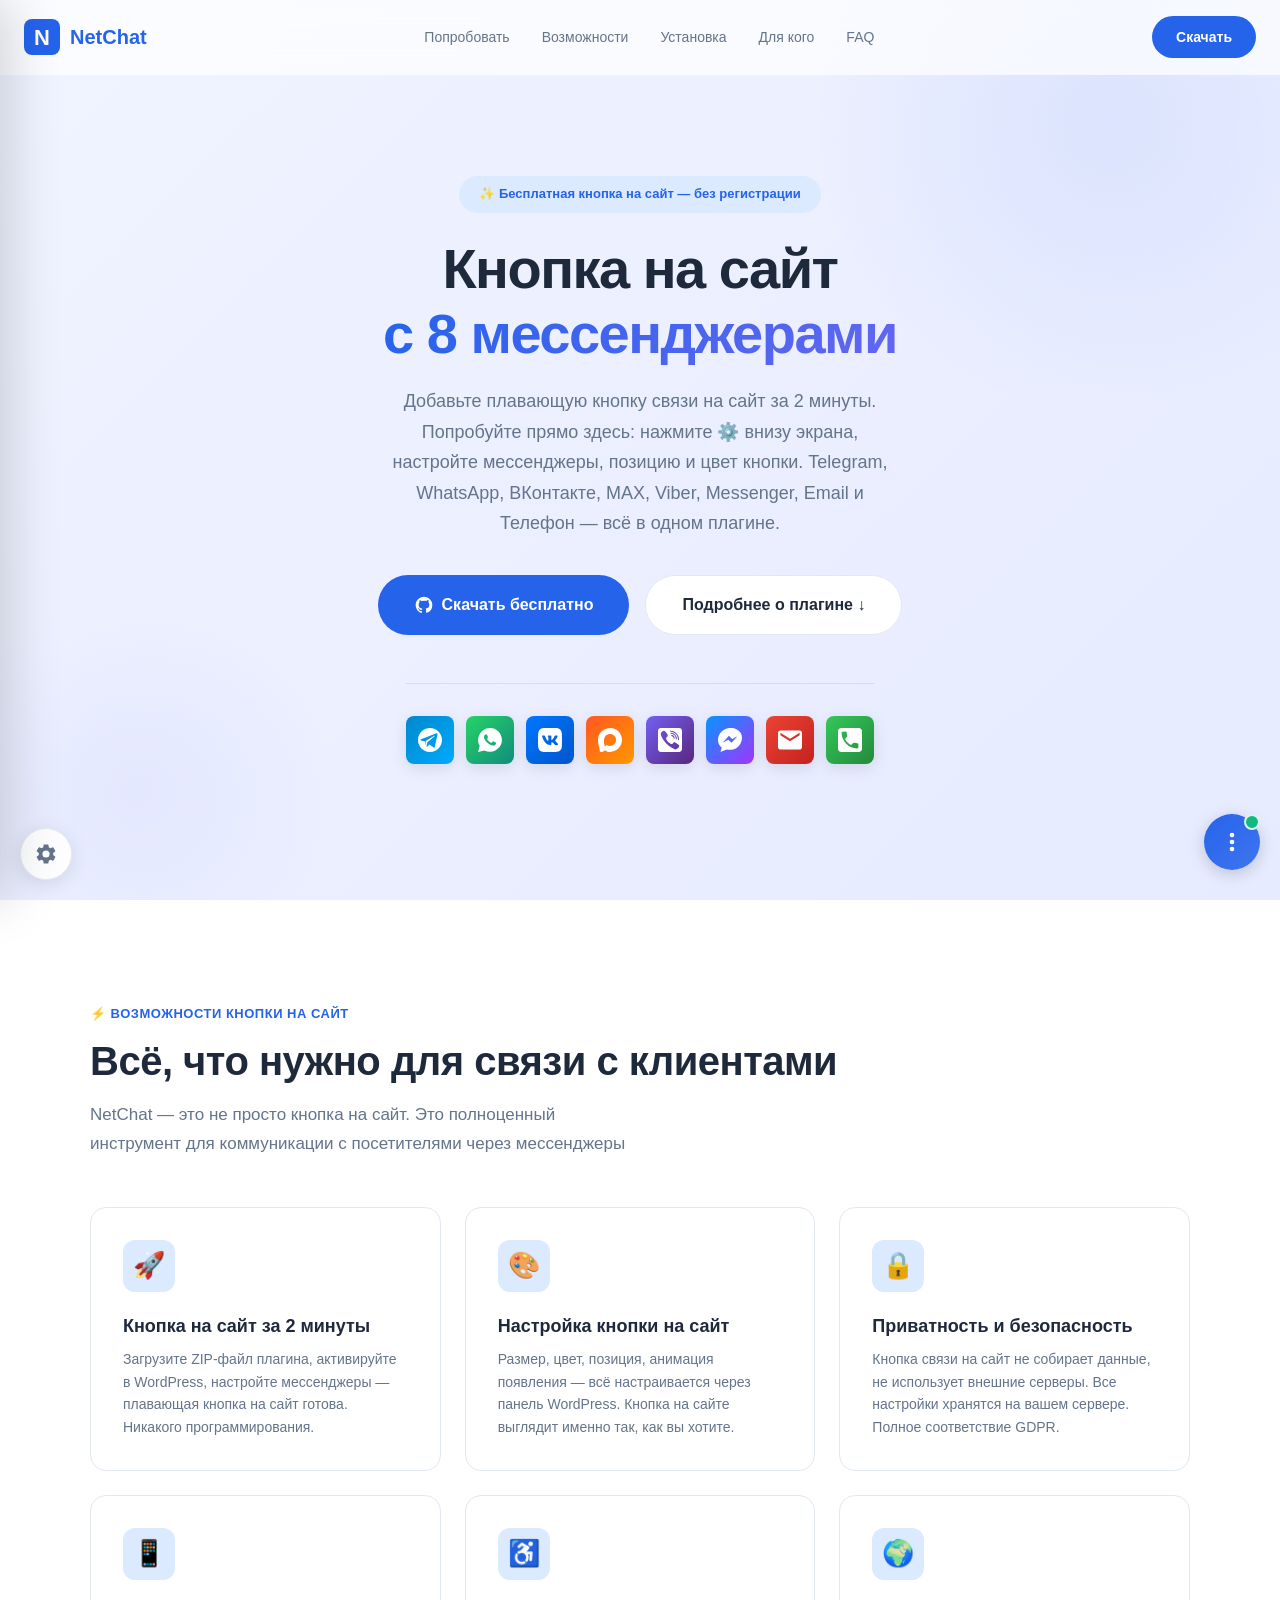
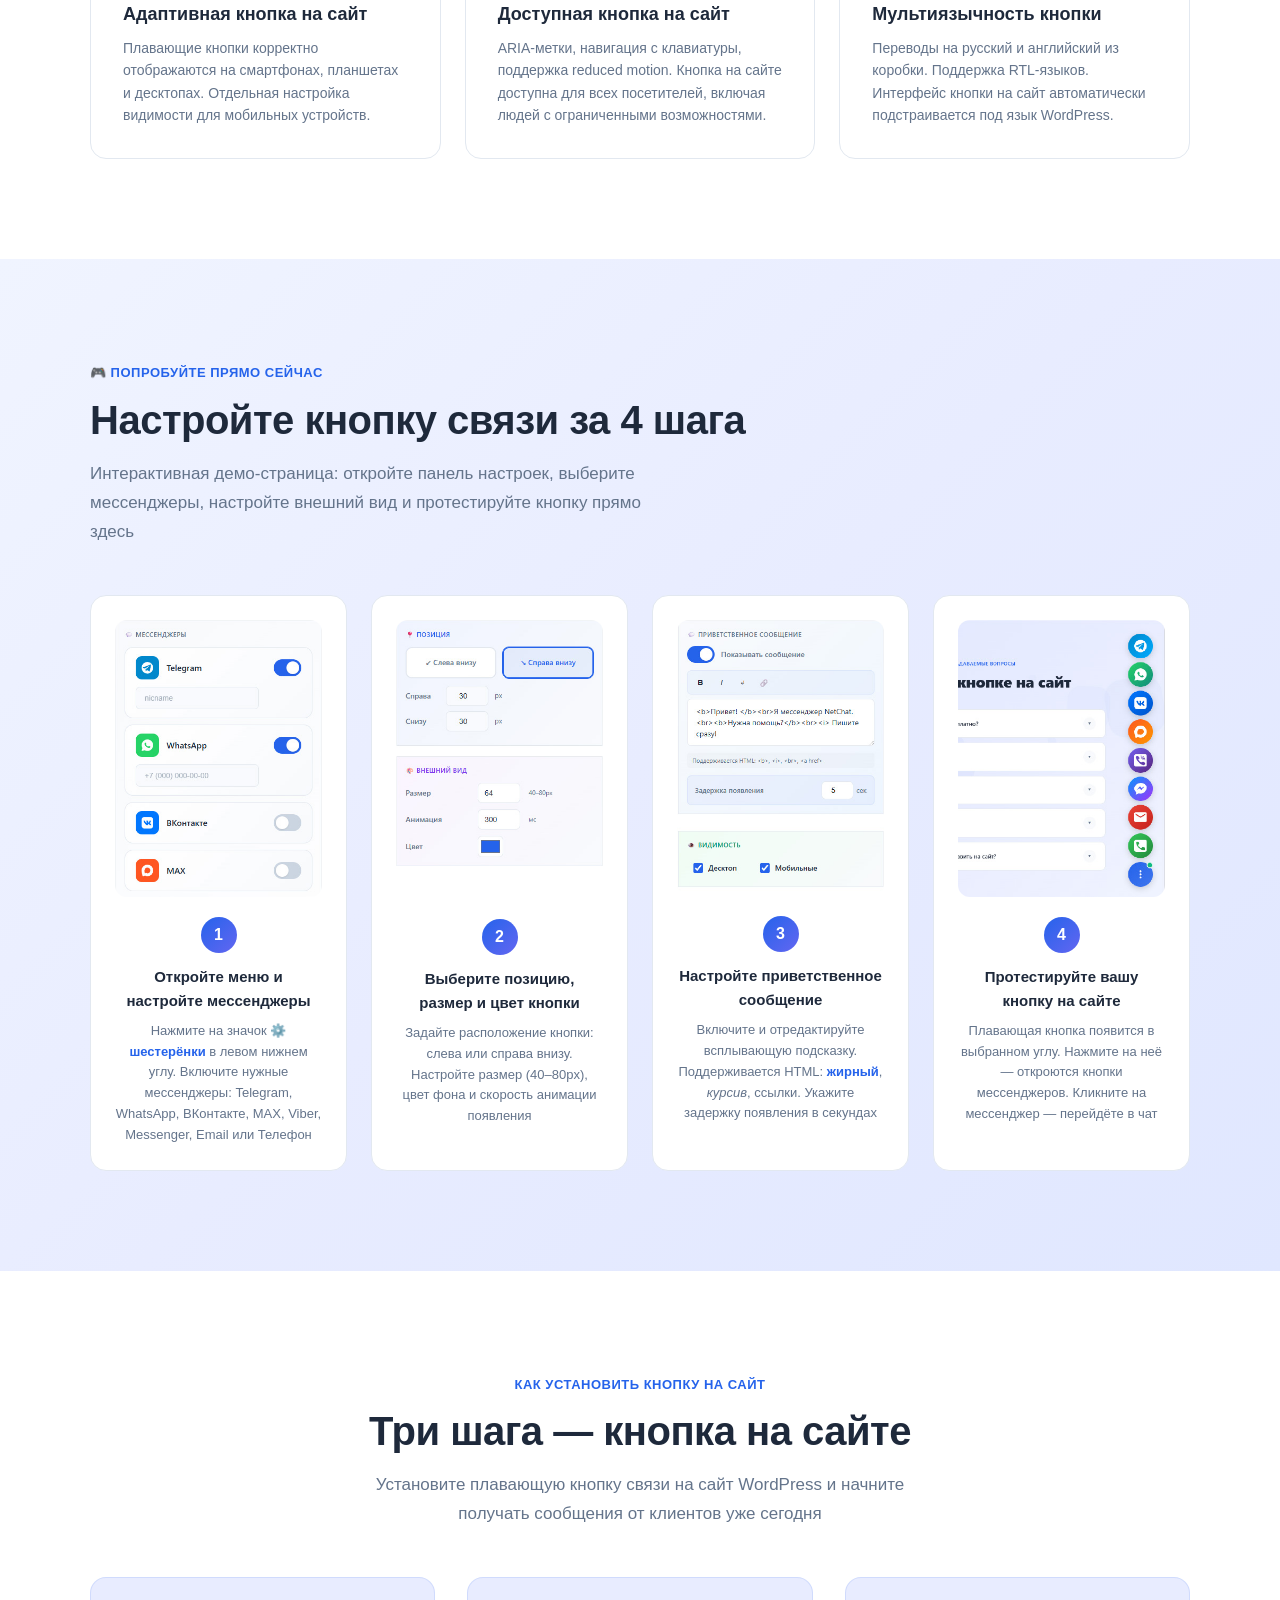
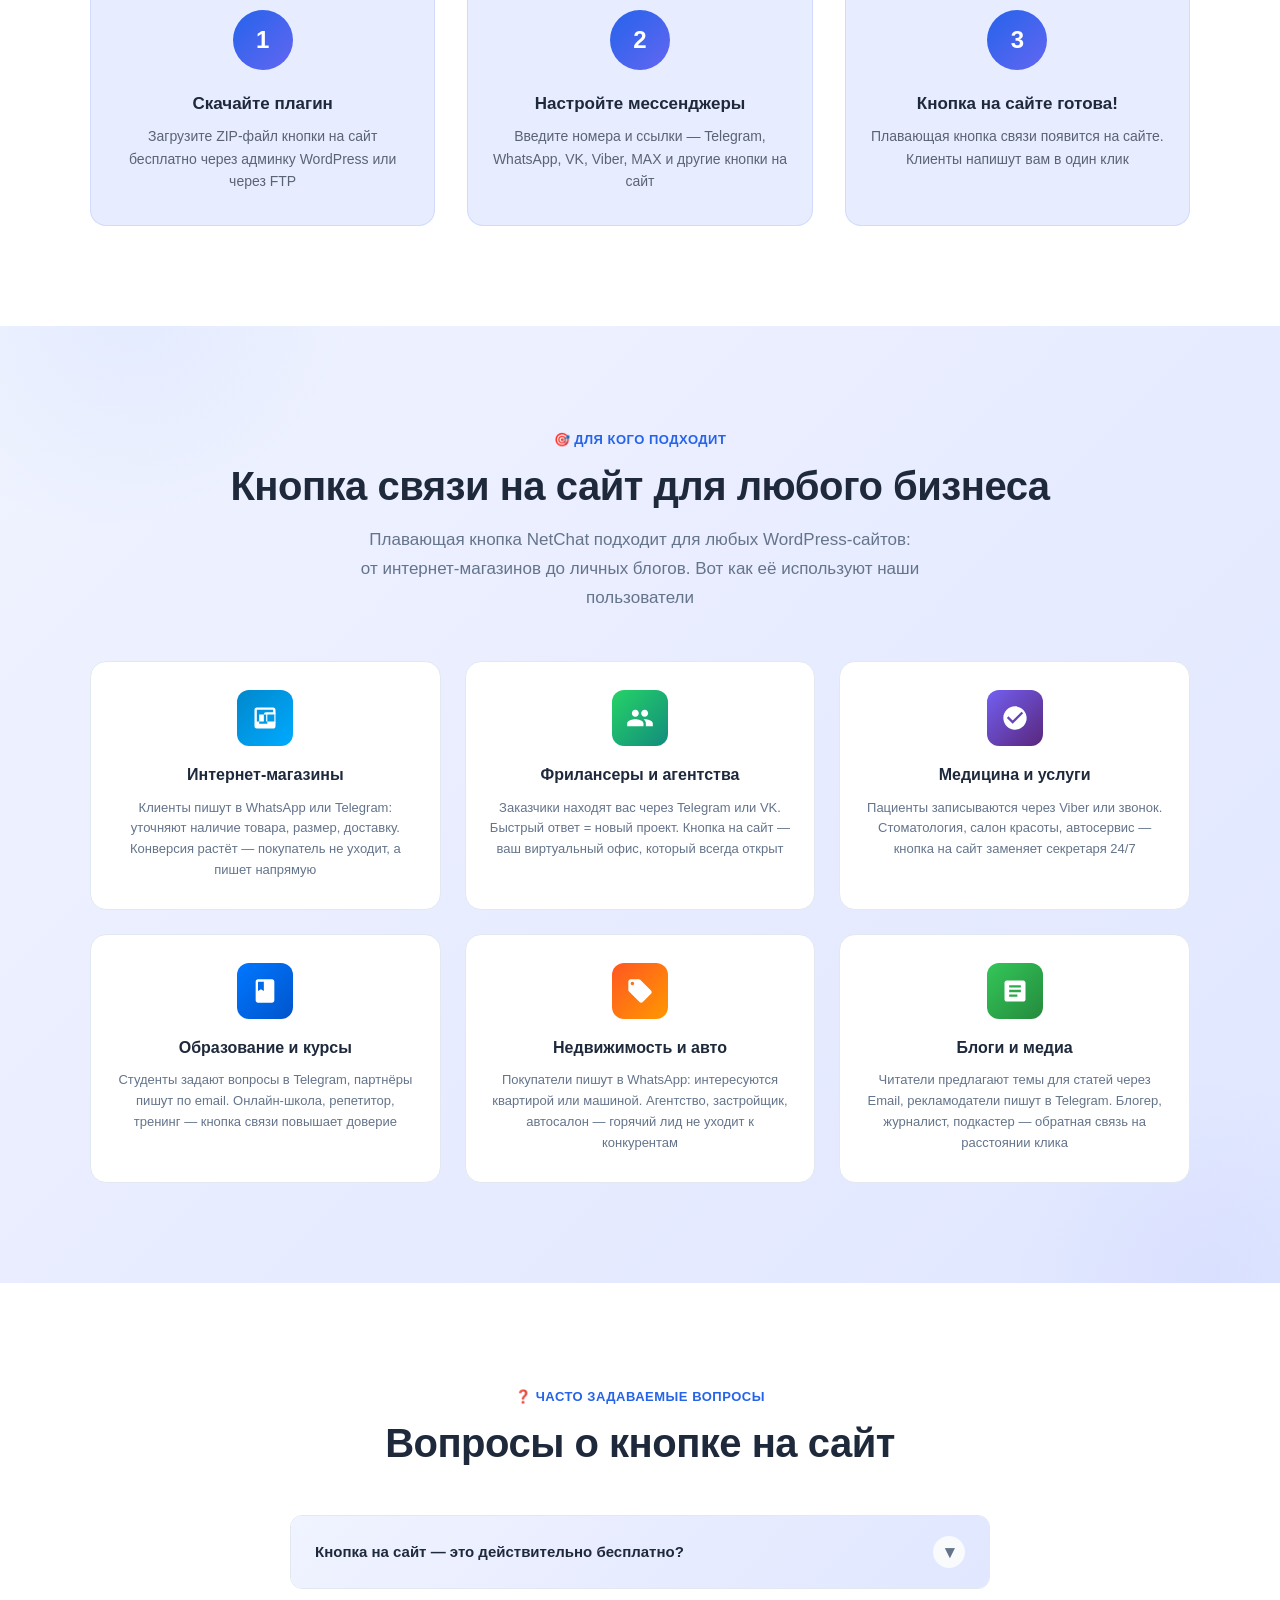
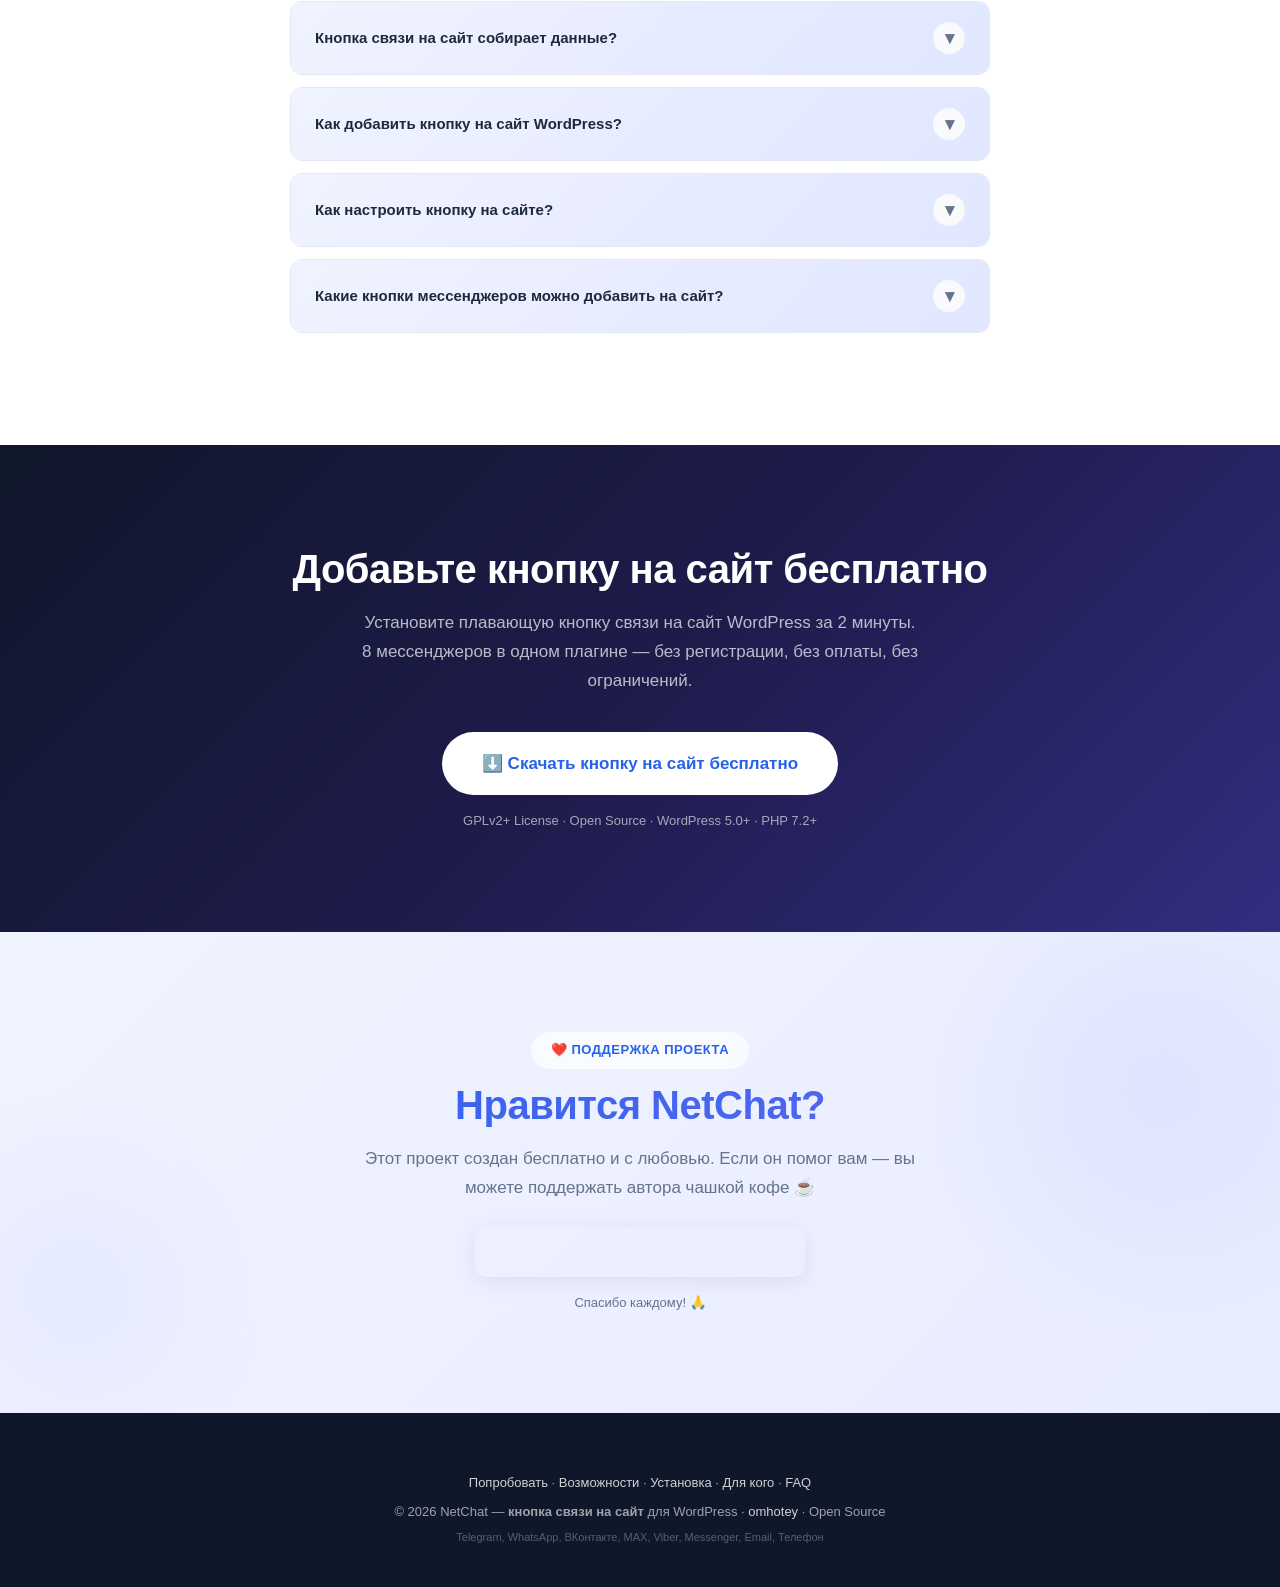
<file: netchat/preview/index.html>
<!DOCTYPE html>
<html lang="ru">
<head>
<meta charset="UTF-8">
<meta name="viewport" content="width=device-width, initial-scale=1.0">
<title>Кнопка на сайт — бесплатная кнопка связи с мессенджерами для WordPress | NetChat</title>
<meta name="description" content="Кнопка на сайт бесплатно: плавающая кнопка связи с 8 мессенджерами — Telegram, WhatsApp, VK, Viber, MAX, Messenger, Email, Телефон. Установить кнопку на сайт WordPress за 2 минуты.">
<meta name="keywords" content="кнопка на сайт, кнопка на сайте, кнопка связи на сайт, плавающие кнопки на сайт, кнопки мессенджеров на сайт, кнопка telegram на сайт, кнопка whatsapp на сайт, кнопка вк на сайт, кнопка на сайт wordpress, всплывающая кнопка на сайт, кнопка на сайт бесплатно, виджет кнопки на сайт, кнопки социальных сетей на сайт, кнопка телефон на сайт, кнопка обратная связь на сайт, установить кнопку на сайт, добавить кнопку на сайт, кнопка заказа на сайте, кнопки vk на сайте, кнопка max на сайт">
<meta name="author" content="omhotey">
<meta name="robots" content="index, follow, max-image-preview:large, max-snippet:-1, max-video-preview:-1">
<meta name="yandex-verification" content="572d9b80102f7434">
<link rel="canonical" href="https://github.com/omhotey/WP-NetChat">

<!-- Open Graph -->
<meta property="og:title" content="Кнопка на сайт — бесплатная кнопка связи с 8 мессенджерами для WordPress">
<meta property="og:description" content="Установите бесплатную плавающую кнопку на сайт за 2 минуты. Telegram, WhatsApp, VK, MAX, Viber, Messenger, Email, Телефон — все мессенджеры в одном виджете.">
<meta property="og:type" content="website">
<meta property="og:url" content="https://github.com/omhotey/WP-NetChat">
<meta property="og:site_name" content="NetChat">
<meta property="og:locale" content="ru_RU">

<!-- Twitter Card -->
<meta name="twitter:card" content="summary_large_image">
<meta name="twitter:title" content="Кнопка на сайт — бесплатная кнопка связи с мессенджерами для WordPress">
<meta name="twitter:description" content="Плавающая кнопка связи на сайт: Telegram, WhatsApp, VK, MAX, Viber, Messenger, Email, Телефон. Бесплатно, без регистрации.">

<!-- Favicon -->
<link rel="icon" href="data:image/svg+xml,<svg xmlns='http://www.w3.org/2000/svg' viewBox='0 0 100 100'><rect rx='20' width='100' height='100' fill='%232563eb'/><text x='50' y='72' font-size='60' text-anchor='middle' fill='white' font-family='sans-serif' font-weight='bold'>N</text></svg>">

<!-- JSON-LD Structured Data: SoftwareApplication -->
<script type="application/ld+json">
{
  "@context": "https://schema.org",
  "@type": "SoftwareApplication",
  "name": "NetChat — Кнопка связи на сайт",
  "alternateName": ["Кнопка на сайт", "Плавающая кнопка связи", "Виджет кнопок мессенджеров"],
  "description": "Бесплатная плавающая кнопка связи на сайт с поддержкой 8 мессенджеров: Telegram, WhatsApp, ВКонтакте, MAX, Viber, Facebook Messenger, Email и Телефон. WordPress плагин для установки кнопки на сайт за 2 минуты.",
  "url": "https://github.com/omhotey/WP-NetChat",
  "applicationCategory": "UtilityApplication",
  "operatingSystem": "WordPress 5.0+",
  "softwareVersion": "1.0.0",
  "offers": {
    "@type": "Offer",
    "price": "0",
    "priceCurrency": "RUB",
    "availability": "https://schema.org/InStock"
  },
  "aggregateRating": {
    "@type": "AggregateRating",
    "ratingValue": "5",
    "ratingCount": "1",
    "bestRating": "5",
    "worstRating": "1"
  },
  "author": {
    "@type": "Person",
    "name": "omhotey",
    "url": "https://github.com/omhotey"
  },
  "keywords": "кнопка на сайт, кнопка связи, плавающие кнопки, мессенджеры, telegram, whatsapp, vk, viber, wordpress плагин"
}
</script>

<!-- JSON-LD Structured Data: FAQPage -->
<script type="application/ld+json">
{
  "@context": "https://schema.org",
  "@type": "FAQPage",
  "mainEntity": [
    {
      "@type": "Question",
      "name": "Как добавить кнопку на сайт бесплатно?",
      "acceptedAnswer": {
        "@type": "Answer",
        "text": "Скачайте бесплатный плагин NetChat, загрузите ZIP-файл через админку WordPress (Плагины → Добавить → Загрузить), активируйте и настройте мессенджеры. Кнопка на сайт появится автоматически за 2 минуты."
      }
    },
    {
      "@type": "Question",
      "name": "Какие мессенджеры поддерживает кнопка на сайт NetChat?",
      "acceptedAnswer": {
        "@type": "Answer",
        "text": "Плавающая кнопка NetChat поддерживает 8 мессенджеров: Telegram, WhatsApp, ВКонтакте (VK), MAX, Viber, Facebook Messenger, Email и Телефон (звонок)."
      }
    },
    {
      "@type": "Question",
      "name": "Кнопка на сайт работает на мобильных устройствах?",
      "acceptedAnswer": {
        "@type": "Answer",
        "text": "Да, плавающая кнопка связи NetChat полностью адаптивна. Она корректно отображается на смартфонах, планшетах и десктопах. Можно отдельно настроить видимость для мобильных и десктопных устройств."
      }
    },
    {
      "@type": "Question",
      "name": "Можно настроить внешний вид кнопки на сайте?",
      "acceptedAnswer": {
        "@type": "Answer",
        "text": "Да, через панель настроек WordPress можно изменить размер кнопки (40–80px), цвет, позицию (слева/справа внизу), скорость анимации, текст приветственного сообщения и видимость на разных устройствах."
      }
    },
    {
      "@type": "Question",
      "name": "Кнопка связи на сайт собирает данные пользователей?",
      "acceptedAnswer": {
        "@type": "Answer",
        "text": "Нет. Плагин NetChat не собирает, не хранит и не передаёт персональные данные. Все настройки хранятся локально в JSON-файле на вашем сервере. Плагин полностью соответствует GDPR."
      }
    }
  ]
}
</script>

<!-- JSON-LD Structured Data: BreadcrumbList -->
<script type="application/ld+json">
{
  "@context": "https://schema.org",
  "@type": "BreadcrumbList",
  "itemListElement": [
    {
      "@type": "ListItem",
      "position": 1,
      "name": "Главная",
      "item": "https://github.com/omhotey/WP-NetChat"
    },
    {
      "@type": "ListItem",
      "position": 2,
      "name": "Демо",
      "item": "https://github.com/omhotey/WP-NetChat#demo"
    },
    {
      "@type": "ListItem",
      "position": 3,
      "name": "Возможности",
      "item": "https://github.com/omhotey/WP-NetChat#features"
    },
    {
      "@type": "ListItem",
      "position": 4,
      "name": "Установка",
      "item": "https://github.com/omhotey/WP-NetChat#how"
    }
  ]
}
</script>
<style>
:root{--md-primary:#2563eb;--md-on-primary:#fff;--md-primary-container:#dbeafe;--md-surface:#fff;--md-surface-variant:#f8fafc;--md-on-surface:#1e293b;--md-on-surface-variant:#64748b;--md-outline:#e2e8f0;--md-outline-variant:#cbd5e1;--md-error:#ef4444;--md-success:#10b981;--md-radius-xl:28px;--md-radius-lg:16px;--md-radius-md:12px;--md-radius-sm:8px}
*{margin:0;padding:0;box-sizing:border-box}
html{scroll-behavior:smooth;overflow-x:hidden}
body{font-family:-apple-system,BlinkMacSystemFont,"Segoe UI",Roboto,sans-serif;background:var(--md-surface);color:var(--md-on-surface);line-height:1.6;overflow-x:hidden;overflow-y:auto;padding-bottom:0}

/* ===== ANIMATIONS ===== */
@keyframes fadeInUp{from{opacity:0;transform:translateY(30px)}to{opacity:1;transform:translateY(0)}}
@keyframes fadeIn{from{opacity:0}to{opacity:1}}
@keyframes float{0%,100%{transform:translateY(0)}50%{transform:translateY(-10px)}}
@keyframes pulse{0%,100%{transform:scale(1)}50%{transform:scale(1.05)}}
@keyframes gradient{0%{background-position:0% 50%}50%{background-position:100% 50%}100%{background-position:0% 50%}}
.animate{opacity:0;transform:translateY(30px);transition:all .6s cubic-bezier(.4,0,.2,1)}
.animate.visible{opacity:1;transform:translateY(0)}
.animate-delay-1{transition-delay:.1s}.animate-delay-2{transition-delay:.2s}.animate-delay-3{transition-delay:.3s}.animate-delay-4{transition-delay:.4s}.animate-delay-5{transition-delay:.5s}

/* ===== FLOATING CIRCLES ANIMATION ===== */
.circles{position:absolute;top:0;left:0;width:100%;height:100%;overflow:hidden;z-index:0;pointer-events:none}
.circles li{position:absolute;display:block;list-style:none;width:20px;height:20px;background:rgba(37,99,235,0.08);animation:floatUp 25s linear infinite;bottom:-150px}
.circles li:nth-child(1){left:25%;width:80px;height:80px;animation-delay:0s}
.circles li:nth-child(2){left:10%;width:20px;height:20px;animation-delay:2s;animation-duration:12s}
.circles li:nth-child(3){left:70%;width:20px;height:20px;animation-delay:4s}
.circles li:nth-child(4){left:40%;width:60px;height:60px;animation-delay:0s;animation-duration:18s}
.circles li:nth-child(5){left:65%;width:20px;height:20px;animation-delay:0s}
.circles li:nth-child(6){left:75%;width:110px;height:110px;animation-delay:3s}
.circles li:nth-child(7){left:35%;width:150px;height:150px;animation-delay:7s}
.circles li:nth-child(8){left:50%;width:25px;height:25px;animation-delay:15s;animation-duration:45s}
.circles li:nth-child(9){left:20%;width:15px;height:15px;animation-delay:2s;animation-duration:35s}
.circles li:nth-child(10){left:85%;width:150px;height:150px;animation-delay:0s;animation-duration:11s}

.thank-you .circles li{background:rgba(99,102,241,0.1)}

@keyframes floatUp{
    0%{transform:translateY(0) rotate(0deg);opacity:1;border-radius:0}
    100%{transform:translateY(-1000px) rotate(720deg);opacity:0;border-radius:50%}
}

/* ===== NAV ===== */
.nav{position:fixed;top:0;left:0;right:0;z-index:1000;padding:16px 24px;display:flex;align-items:center;justify-content:space-between;background:rgba(255,255,255,.7);backdrop-filter:blur(16px);border-bottom:1px solid transparent;transition:all .3s}
.nav.scrolled{border-bottom-color:var(--md-outline);box-shadow:0 2px 20px rgba(0,0,0,.06)}
.nav-logo{display:flex;align-items:center;gap:10px;font-size:20px;font-weight:800;color:var(--md-primary);text-decoration:none}
.nav-logo svg{width:36px;height:36px}
.nav-links{display:flex;gap:32px;align-items:center}
.nav-links a{font-size:14px;font-weight:500;color:var(--md-on-surface-variant);text-decoration:none;transition:color .2s;position:relative}
.nav-links a::after{content:"";position:absolute;bottom:-4px;left:0;width:0;height:2px;background:var(--md-primary);transition:width .3s}
.nav-links a:hover{color:var(--md-primary)}
.nav-links a:hover::after{width:100%}
.nav-btn{background:var(--md-primary);color:#fff;padding:10px 24px;border-radius:100px;font-size:14px;font-weight:600;text-decoration:none;transition:all .25s;border:none;cursor:pointer}
.nav-btn:hover{background:#1d4ed8;transform:translateY(-1px);box-shadow:0 4px 16px rgba(37,99,235,.3)}

/* ===== HERO ===== */
.hero{min-height:100vh;display:flex;align-items:center;justify-content:center;text-align:center;padding:120px 24px 80px;background:linear-gradient(135deg,#f0f4ff 0%,#e8ecff 40%,#e0e7ff 100%);background-size:200% 200%;animation:gradient 15s ease infinite;position:relative;overflow:hidden}
.hero::before{content:"";position:absolute;top:-20%;right:-10%;width:600px;height:600px;background:radial-gradient(circle,rgba(37,99,235,.08),transparent 70%);border-radius:50%;animation:float 8s ease-in-out infinite}
.hero::after{content:"";position:absolute;bottom:-10%;left:-5%;width:400px;height:400px;background:radial-gradient(circle,rgba(99,102,241,.06),transparent 70%);border-radius:50%;animation:float 10s ease-in-out infinite reverse}
.hero-content{position:relative;z-index:1;max-width:700px;width:100%;display:flex;flex-direction:column;align-items:center;justify-content:center;animation:fadeInUp .8s ease}
.hero-badge{display:inline-flex;align-items:center;gap:8px;background:var(--md-primary-container);color:var(--md-primary);padding:8px 20px;border-radius:100px;font-size:13px;font-weight:600;margin-bottom:24px;animation:fadeInUp .8s ease .1s both}
.hero h1{font-size:56px;font-weight:800;line-height:1.15;margin-bottom:20px;letter-spacing:-1.5px;animation:fadeInUp .8s ease .2s both}
.hero h1 span{background:linear-gradient(135deg,#2563eb,#6366f1,#a78bfa);-webkit-background-clip:text;-webkit-text-fill-color:transparent;background-size:200% 200%;animation:gradient 5s ease infinite}
.hero p{font-size:18px;color:var(--md-on-surface-variant);max-width:520px;margin:0 auto 36px;line-height:1.7;animation:fadeInUp .8s ease .3s both}
.hero-actions{display:flex;gap:16px;justify-content:center;flex-wrap:wrap;animation:fadeInUp .8s ease .4s both}
.btn-primary{background:var(--md-primary);color:#fff;padding:16px 36px;border-radius:100px;font-size:16px;font-weight:600;text-decoration:none;transition:all .25s;border:none;cursor:pointer;display:inline-flex;align-items:center;gap:8px;position:relative;overflow:hidden}
.btn-primary::before{content:"";position:absolute;inset:0;background:linear-gradient(135deg,rgba(255,255,255,.2),transparent);opacity:0;transition:opacity .3s}
.btn-primary:hover::before{opacity:1}
.btn-primary:hover{background:#1d4ed8;transform:translateY(-2px);box-shadow:0 8px 32px rgba(37,99,235,.3)}
.btn-secondary{background:var(--md-surface);color:var(--md-on-surface);padding:16px 36px;border-radius:100px;font-size:16px;font-weight:600;text-decoration:none;transition:all .25s;border:1.5px solid var(--md-outline);cursor:pointer;display:inline-flex;align-items:center;gap:8px}
.btn-secondary:hover{border-color:var(--md-primary);color:var(--md-primary);transform:translateY(-2px);box-shadow:0 4px 16px rgba(0,0,0,.06)}

/* Hero messengers row */
.hero-messengers{display:flex;gap:12px;justify-content:center;flex-wrap:wrap;margin-top:48px;padding-top:32px;border-top:1px solid rgba(0,0,0,.08);animation:fadeInUp .8s ease .5s both}
.hm-icon{width:48px;height:48px;border-radius:var(--md-radius-sm);display:flex;align-items:center;justify-content:center;transition:all .3s cubic-bezier(.4,0,.2,1);box-shadow:0 4px 16px rgba(0,0,0,.1);cursor:pointer}
.hm-icon:hover{transform:scale(1.15) translateY(-6px);box-shadow:0 8px 24px rgba(0,0,0,.15)}
.hm-icon img{width:24px;height:24px;filter:brightness(0) invert(1)}
.hm-icon.hm-tg{background:linear-gradient(135deg,#0088cc,#00aaff)}
.hm-icon.hm-wa{background:linear-gradient(135deg,#25D366,#128C7E)}
.hm-icon.hm-vk{background:linear-gradient(135deg,#0077FF,#0055cc)}
.hm-icon.hm-mx{background:linear-gradient(135deg,#FF5722,#FF9800)}
.hm-icon.hm-vb{background:linear-gradient(135deg,#7360F2,#59267C)}
.hm-icon.hm-fb{background:linear-gradient(135deg,#0695FF,#A334FA)}
.hm-icon.hm-em{background:linear-gradient(135deg,#EA4335,#c5221f)}
.hm-icon.hm-ph{background:linear-gradient(135deg,#34C759,#248a3d)}

/* ===== SECTIONS ===== */
section{padding:100px 24px}
.container{max-width:1100px;margin:0 auto}
.section-label{display:inline-flex;align-items:center;gap:6px;font-size:13px;font-weight:600;color:var(--md-primary);text-transform:uppercase;letter-spacing:.5px;margin-bottom:12px}
.section-title{font-size:40px;font-weight:800;line-height:1.2;margin-bottom:16px;letter-spacing:-.5px}
.section-desc{font-size:17px;color:var(--md-on-surface-variant);max-width:560px;line-height:1.7}

/* ===== FEATURES ===== */
.features{background:var(--md-surface);position:relative;overflow:hidden}
.features-grid{display:grid;grid-template-columns:repeat(auto-fit,minmax(320px,1fr));gap:24px;margin-top:48px;position:relative;z-index:1}
.feature-card{background:#fff;border-radius:var(--md-radius-lg);padding:32px;border:1px solid var(--md-outline);transition:all .3s cubic-bezier(.4,0,.2,1);position:relative;overflow:hidden}
.feature-card::before{content:"";position:absolute;top:0;left:0;right:0;height:3px;background:linear-gradient(90deg,var(--md-primary),#6366f1);transform:scaleX(0);transition:transform .3s;transform-origin:left}
.feature-card:hover{transform:translateY(-6px);box-shadow:0 16px 48px rgba(0,0,0,.08);border-color:transparent}
.feature-card:hover::before{transform:scaleX(1)}
.feature-icon{width:52px;height:52px;border-radius:var(--md-radius-md);display:flex;align-items:center;justify-content:center;font-size:26px;margin-bottom:20px;background:var(--md-primary-container);transition:transform .3s}
.feature-card:hover .feature-icon{transform:scale(1.1) rotate(-5deg)}
.feature-card h3{font-size:18px;font-weight:700;margin-bottom:8px}
.feature-card p{font-size:14px;color:var(--md-on-surface-variant);line-height:1.6}

/* ===== HOW IT WORKS ===== */
.how-it-works{text-align:center;background:#fff;position:relative}
.how-it-works .container{position:relative;z-index:1}
.steps{display:grid;grid-template-columns:repeat(auto-fit,minmax(240px,1fr));gap:32px;margin-top:48px}
.step{text-align:center;padding:32px 24px;background:#e8ecff;border-radius:var(--md-radius-lg);border:1px solid rgba(37,99,235,.12);transition:all .3s;position:relative;overflow:hidden}
.step:hover{transform:translateY(-4px);box-shadow:0 12px 40px rgba(0,0,0,.06)}
.step::after{content:"";position:absolute;bottom:0;left:0;right:0;height:3px;background:var(--md-primary);transform:scaleX(0);transition:transform .3s}
.step:hover::after{transform:scaleX(1)}
.step-num{width:60px;height:60px;border-radius:50%;background:linear-gradient(135deg,var(--md-primary),#6366f1);color:#fff;display:flex;align-items:center;justify-content:center;font-size:24px;font-weight:700;margin:0 auto 20px;transition:transform .3s}
.step:hover .step-num{transform:scale(1.1) rotate(10deg)}
.step h3{font-size:17px;font-weight:700;margin-bottom:8px;color:var(--md-on-surface)}
.step p{font-size:14px;color:rgba(30,41,59,.7)}

/* ===== HOW TO TEST ===== */
.how-to-test{background:linear-gradient(135deg,#f0f4ff 0%,#e8ecff 50%,#e0e7ff 100%);position:relative;padding:100px 24px;overflow:hidden}
.how-to-test .container{position:relative;z-index:1}
.steps-grid{display:grid;grid-template-columns:repeat(4,1fr);gap:24px;margin-top:48px;max-width:1200px;margin-left:auto;margin-right:auto}
.test-step{background:#fff;border-radius:var(--md-radius-lg);padding:24px;text-align:center;position:relative;overflow:hidden;border:1px solid var(--md-outline)}
.test-step:hover{box-shadow:0 4px 16px rgba(0,0,0,.06)}
.test-step-img{width:100%;border-radius:var(--md-radius-md);overflow:hidden;margin-bottom:20px;background:#f1f5f9}
.test-step-img img{width:100%;height:auto;display:block}
.test-step-num{width:36px;height:36px;border-radius:50%;background:linear-gradient(135deg,var(--md-primary),#6366f1);color:#fff;display:flex;align-items:center;justify-content:center;font-size:16px;font-weight:700;margin:0 auto 12px}
.test-step h3{font-size:15px;font-weight:700;margin-bottom:8px;color:var(--md-on-surface)}
.test-step p{font-size:13px;color:var(--md-on-surface-variant);line-height:1.6}
.test-step p strong{color:var(--md-primary)}

/* ===== USE CASES ===== */
.use-cases{background:linear-gradient(135deg,#f0f4ff 0%,#e8ecff 50%,#e0e7ff 100%);position:relative;overflow:hidden}
.use-cases::before{content:"";position:absolute;top:-30%;left:-10%;width:500px;height:500px;background:radial-gradient(circle,rgba(37,99,235,.06),transparent 70%);border-radius:50%;animation:float 14s ease-in-out infinite}
.use-cases::after{content:"";position:absolute;bottom:-20%;right:-10%;width:400px;height:400px;background:radial-gradient(circle,rgba(99,102,241,.06),transparent 70%);border-radius:50%;animation:float 11s ease-in-out infinite reverse}
.use-cases .container{position:relative;z-index:1}
.use-cases-grid{display:grid;grid-template-columns:repeat(3,1fr);gap:24px;margin-top:48px;max-width:1100px;margin-left:auto;margin-right:auto}
.use-case{background:#fff;border-radius:var(--md-radius-lg);padding:28px 24px;text-align:center;transition:all .35s cubic-bezier(.4,0,.2,1);position:relative;overflow:hidden;border:1px solid var(--md-outline);display:flex;flex-direction:column;align-items:center}
.use-case:hover{transform:translateY(-6px);box-shadow:0 16px 48px rgba(0,0,0,.08);border-color:transparent}
.use-case-icon{width:56px;height:56px;border-radius:var(--md-radius-md);display:flex;align-items:center;justify-content:center;margin:0 auto 16px;transition:transform .3s cubic-bezier(.4,0,.2,1);flex-shrink:0}
.use-case:hover .use-case-icon{transform:scale(1.1) rotate(-5deg)}
.use-case h3{font-size:16px;font-weight:700;margin-bottom:10px;color:var(--md-on-surface)}
.use-case p{font-size:13px;color:var(--md-on-surface-variant);line-height:1.6;flex:1}

/* ===== FAQ ===== */
.faq{background:#fff;position:relative;overflow:hidden}
.faq .container{position:relative;z-index:1}
.faq-list{max-width:700px;margin:48px auto 0;position:relative;z-index:1}
.faq-item{background:#fff;border:1px solid var(--md-outline);border-radius:var(--md-radius-md);margin-bottom:12px;overflow:hidden;transition:box-shadow .3s cubic-bezier(.4,0,.2,1),border-color .3s ease,background .3s ease;cursor:pointer;user-select:none}
.faq-item.visible{opacity:1;transform:translateY(0)}
.faq-item:hover{border-color:var(--md-outline-variant);box-shadow:0 4px 20px rgba(37,99,235,.08)}
.faq-item.open{border-color:var(--md-primary);box-shadow:0 4px 24px rgba(37,99,235,.12);background:linear-gradient(135deg,#fff 0%,#f8faff 100%)}
.faq-q{background:linear-gradient(135deg,#f0f4ff 0%,#e8ecff 50%,#e0e7ff 100%); padding:20px 24px;font-size:15px;font-weight:600;display:flex;align-items:center;justify-content:space-between;gap:16px;user-select:none;transition:background .2s ease;cursor:pointer}
.faq-q:hover{background:var(--md-surface-variant)}
.faq-q .arrow{width:32px;height:32px;border-radius:50%;background:var(--md-surface-variant);display:flex;align-items:center;justify-content:center;font-size:18px;color:var(--md-on-surface-variant);transition:all .35s cubic-bezier(.4,0,.2,1);flex-shrink:0}
.faq-item.open .faq-q .arrow{background:var(--md-primary);color:#fff;transform:rotate(180deg);box-shadow:0 2px 8px rgba(37,99,235,.3)}
.faq-a{max-height:0;overflow:hidden;transition:max-height .45s cubic-bezier(.4,0,.2,1)}
.faq-item.open .faq-a{max-height:300px}
.faq-a p{padding:12px 24px 20px;font-size:14px;color:var(--md-on-surface-variant);line-height:1.7;opacity:0;transform:translateY(-10px);transition:opacity .3s ease .1s,transform .3s ease .1s;text-align:left}
.faq-item.open .faq-a p{opacity:1;transform:translateY(0)}

/* ===== CTA ===== */
.cta-section{background:linear-gradient(135deg,#0f172a 0%,#1e1b4b 25%,#312e81 50%,#3730a3 75%,#2563eb 100%);color:#fff;text-align:center;position:relative;overflow:hidden;background-size:200% 200%;animation:gradient 10s ease infinite}
.cta-section .container{position:relative;z-index:1}
.cta-section .section-title{color:#fff}
.cta-section .section-desc{color:rgba(255,255,255,.7);margin:0 auto}
.cta-section .btn-primary{background:#fff;color:var(--md-primary);font-size:17px;padding:18px 40px}
.cta-section .btn-primary:hover{background:#f1f5f9}

/* ===== FOOTER ===== */
.footer{background:#0f172a;color:rgba(255,255,255,.6);padding:60px 24px 40px;text-align:center;font-size:13px}
.footer a{color:rgba(255,255,255,.8);text-decoration:none}

/* ===== THANK YOU SECTION ===== */
.thank-you{background:linear-gradient(135deg,#f0f4ff 0%,#e8ecff 50%,#e0e7ff 100%);position:relative;overflow:hidden;background-size:200% 200%;animation:gradient 12s ease infinite;padding:100px 24px}
.thank-you::before{content:"";position:absolute;top:-20%;right:-10%;width:500px;height:500px;background:radial-gradient(circle,rgba(99,102,241,.08),transparent 70%);border-radius:50%;animation:float 10s ease-in-out infinite}
.thank-you::after{content:"";position:absolute;bottom:-15%;left:-10%;width:400px;height:400px;background:radial-gradient(circle,rgba(99,102,241,.06),transparent 70%);border-radius:50%;animation:float 12s ease-in-out infinite reverse}
.thank-you .container{position:relative;z-index:1}
.thank-you .section-label{background:rgba(255,255,255,.7);backdrop-filter:blur(8px);padding:8px 20px;border-radius:100px}
.thank-you .section-title{background:linear-gradient(135deg,#2563eb,#6366f1,#4f46e5);-webkit-background-clip:text;-webkit-text-fill-color:transparent;background-size:200% 200%;animation:gradient 5s ease infinite}

/* ===== PANEL (Settings) ===== */
.overlay{position:fixed;inset:0;background:rgba(0,0,0,.5);backdrop-filter:blur(8px);z-index:9998;opacity:0;pointer-events:none;transition:opacity .3s}
.overlay.open{opacity:1;pointer-events:auto}
.panel{position:fixed;top:0;left:0;bottom:0;width:440px;background:var(--md-surface);z-index:9999;transform:translateX(-100%);transition:transform .4s cubic-bezier(.4,0,.2,1);overflow-y:auto;box-shadow:12px 0 48px rgba(0,0,0,.15)}
.panel.open{transform:translateX(0)}
.panel::-webkit-scrollbar{width:4px}
.panel::-webkit-scrollbar-thumb{background:var(--md-outline-variant);border-radius:4px}
.panel-head{display:flex;align-items:center;justify-content:space-between;padding:20px 24px;border-bottom:1px solid var(--md-outline);position:sticky;top:0;background:rgba(255,255,255,.95);backdrop-filter:blur(10px);z-index:1}
.panel-head h2{font-size:20px;font-weight:700;display:flex;align-items:center;gap:10px}
.panel-close{width:40px;height:40px;border-radius:100px;border:none;background:var(--md-surface-variant);cursor:pointer;font-size:18px;display:flex;align-items:center;justify-content:center;transition:all .2s;color:var(--md-on-surface-variant)}
.panel-close:hover{background:var(--md-outline);transform:rotate(90deg)}
.panel-body{padding:24px}
.sec{margin-bottom:32px}
.sec:last-child{margin-bottom:0}
.sec-label{font-size:12px;font-weight:600;text-transform:uppercase;letter-spacing:.5px;color:var(--md-on-surface-variant);margin-bottom:16px;display:flex;align-items:center;gap:8px}

/* Messenger cards - Material Design 3 */
.msg-card{background:linear-gradient(135deg,#ffffff 0%,#f8fafc 100%);border:1.5px solid var(--md-outline);border-radius:var(--md-radius-lg);padding:16px 20px;margin-bottom:12px;transition:all .25s;position:relative;overflow:hidden}
.msg-card::before{content:"";position:absolute;top:0;left:0;right:0;height:3px;background:linear-gradient(90deg,var(--md-primary),#6366f1,#a78bfa);transform:scaleX(0);transition:transform .3s cubic-bezier(.4,0,.2,1);transform-origin:left}
.msg-card:hover{border-color:var(--md-outline-variant);box-shadow:0 4px 16px rgba(0,0,0,.06);transform:translateY(-2px)}
.msg-card:hover::before{transform:scaleX(1)}
.msg-card-head{display:flex;align-items:center;justify-content:space-between;gap:14px}
.msg-card-left{display:flex;align-items:center;gap:14px}
.msg-card-icon{width:44px;height:44px;border-radius:var(--md-radius-md);display:flex;align-items:center;justify-content:center;flex-shrink:0;transition:transform .3s cubic-bezier(.4,0,.2,1)}
.msg-card:hover .msg-card-icon{transform:scale(1.1) rotate(-5deg)}
.msg-card-icon img{width:22px;height:22px;filter:brightness(0) invert(1)}
.msg-card-name{font-size:16px;font-weight:600;color:var(--md-on-surface)}
.msg-card-input{display:none;margin-top:14px}
.msg-card-input.visible{display:block}
.msg-card-row{display:flex;align-items:center;gap:12px}

/* MD3 Toggle */
.md-toggle{position:relative;width:52px;height:32px;flex-shrink:0}
.md-toggle input{opacity:0;width:0;height:0}
.md-toggle .track{position:absolute;inset:0;background:var(--md-outline-variant);border-radius:100px;cursor:pointer;transition:.3s cubic-bezier(.4,0,.2,1)}
.md-toggle .track::before{content:'';position:absolute;width:24px;height:24px;left:4px;top:4px;background:#fff;border-radius:50%;transition:.3s cubic-bezier(.4,0,.2,1);box-shadow:0 1px 3px rgba(0,0,0,.15)}
.md-toggle input:checked+.track{background:var(--md-primary)}
.md-toggle input:checked+.track::before{transform:translateX(20px)}

/* MD3 Input */
.md-input{flex:1;padding:12px 44px 12px 16px;border:1.5px solid var(--md-outline);border-radius:var(--md-radius-sm);font-size:14px;background:var(--md-surface-variant);transition:all .2s;color:var(--md-on-surface);min-width:0}
.md-input::placeholder{color:var(--md-on-surface-variant);opacity:0.6}
.md-input:focus{border-color:var(--md-primary);outline:none;background:#fff;box-shadow:0 0 0 1px var(--md-primary)}
.md-input-wrap{position:relative;flex:1}
.md-input-status{position:absolute;right:14px;top:50%;transform:translateY(-50%);font-size:16px}

/* Position buttons MD3 */
.pos-row{display:flex;gap:12px;margin-bottom:0}
.pos-btn{flex:1;padding:16px;border:2px solid var(--md-outline);border-radius:var(--md-radius-md);font-size:14px;font-weight:600;cursor:pointer;transition:all .25s;background:var(--md-surface);color:var(--md-on-surface-variant);display:flex;align-items:center;justify-content:center;gap:8px;user-select:none}
.pos-btn:hover{border-color:var(--md-outline-variant);background:var(--md-surface-variant)}
.pos-btn.active{border-color:var(--md-primary);background:rgba(37,99,235,.08);color:var(--md-primary);box-shadow:0 0 0 1px var(--md-primary)}
.pos-btn input{display:none}

/* Offset inputs */
.offset-row{display:flex;align-items:center;gap:12px;margin-bottom:10px}
.offset-row label{font-size:14px;font-weight:500;width:64px;color:var(--md-on-surface-variant)}
.offset-row input{width:80px;padding:10px 12px;border:1.5px solid var(--md-outline);border-radius:var(--md-radius-sm);font-size:14px;text-align:center;background:var(--md-surface-variant);transition:all .2s;color:var(--md-on-surface)}
.offset-row input:focus{border-color:var(--md-primary);outline:none;background:#fff;box-shadow:0 0 0 2px rgba(37,99,235,.1)}
.offset-row .unit{font-size:13px;color:var(--md-on-surface-variant)}

/* Section blocks styling */
.sec-block{background:linear-gradient(135deg,#f8fafc 0%,#eff6ff 100%);border:1px solid var(--md-outline);border-radius:var(--md-radius);padding:16px;margin-bottom:20px}
.sec-block:last-child{margin-bottom:0}
.sec-block .sec-label{margin-bottom:14px}

/* Position section */
.sec-position{background:linear-gradient(135deg,#f0f4ff 0%,#f8fafc 100%)}
.sec-position .sec-label{color:#2563eb}

/* Appearance section */
.sec-appearance{background:linear-gradient(135deg,#faf5ff 0%,#f8fafc 100%)}
.sec-appearance .sec-label{color:#7c3aed}

/* Visibility section */
.sec-visibility{background:linear-gradient(135deg,#f0fdf4 0%,#f8fafc 100%)}
.sec-visibility .sec-label{color:#059669}

/* Appearance */
.appear-row{display:flex;align-items:center;gap:16px;margin-bottom:12px}
.appear-row:last-child{margin-bottom:0}
.appear-row label{font-size:14px;font-weight:500;width:120px;color:var(--md-on-surface-variant)}
.appear-row input[type="number"]{width:80px;padding:10px 12px;border:1.5px solid var(--md-outline);border-radius:var(--md-radius-sm);font-size:14px;background:#fff;transition:all .2s;color:var(--md-on-surface)}
.appear-row input[type="number"]:focus{border-color:var(--md-primary);outline:none;box-shadow:0 0 0 2px rgba(37,99,235,.1)}
.appear-row input[type="color"]{width:48px;height:40px;border:1.5px solid var(--md-outline);border-radius:var(--md-radius-sm);cursor:pointer;padding:3px;background:#fff;transition:all .2s}
.appear-row input[type="color"]:hover{border-color:var(--md-primary)}
.appear-row .hint{font-size:12px;color:var(--md-on-surface-variant)}

/* Hint toggle */
.hint-toggle{display:flex;align-items:center;gap:12px;margin-bottom:12px}
.hint-input{width:100%;padding:12px 16px;border:1.5px solid var(--md-outline);border-radius:var(--md-radius-sm);font-size:14px;background:var(--md-surface-variant);transition:all .2s;color:var(--md-on-surface)}
.hint-input:focus{border-color:var(--md-primary);outline:none;background:#fff}

/* Greeting section */
.sec-greeting{background:linear-gradient(135deg,#f8fafc 0%,#eff6ff 100%);border:1px solid var(--md-outline);border-radius:var(--md-radius);padding:16px;margin-bottom:32px}
.sec-greeting .sec-label{margin-bottom:12px}
.greeting-toggle{display:flex;align-items:center;gap:12px;margin-bottom:14px}
.greeting-label{font-size:14px;color:var(--md-on-surface-variant);font-weight:500}
.greeting-fields{transition:all .3s ease;overflow:hidden}
.greeting-fields.hidden{opacity:0;max-height:0;margin:0;pointer-events:none}
.greeting-fields.visible{opacity:1;max-height:500px}

/* HTML Editor */
.html-editor{margin-bottom:14px}
.editor-toolbar{display:flex;gap:4px;margin-bottom:8px;padding:6px;background:rgba(37,99,235,.04);border-radius:var(--md-radius-sm);border:1px solid rgba(37,99,235,.08)}
.editor-btn{width:36px;height:32px;border:1px solid transparent;border-radius:6px;background:transparent;cursor:pointer;font-size:14px;display:flex;align-items:center;justify-content:center;transition:all .2s;color:var(--md-on-surface)}
.editor-btn:hover{background:rgba(37,99,235,.1);border-color:rgba(37,99,235,.2)}
.editor-btn:active{background:rgba(37,99,235,.15)}
.greeting-textarea{width:100%;padding:12px 16px;border:1.5px solid var(--md-outline);border-radius:var(--md-radius-sm);font-size:14px;background:#fff;transition:all .2s;color:var(--md-on-surface);resize:vertical;font-family:inherit;line-height:1.5;min-height:80px}
.greeting-textarea:focus{border-color:var(--md-primary);outline:none;box-shadow:0 0 0 3px rgba(37,99,235,.1)}
.greeting-textarea::placeholder{color:var(--md-on-surface-variant);opacity:.6}
.editor-hint{font-size:11px;color:var(--md-on-surface-variant);margin-top:6px;padding:6px 10px;background:rgba(0,0,0,.02);border-radius:6px}
.greeting-delay{display:flex;align-items:center;gap:12px;padding:10px 14px;background:rgba(37,99,235,.05);border-radius:var(--md-radius-sm);border:1px solid rgba(37,99,235,.1)}
.greeting-delay>label{font-size:13px;color:var(--md-on-surface-variant);font-weight:500;flex:1}
.delay-input-wrap{display:flex;align-items:center;gap:6px}
.delay-input-wrap input{width:60px;padding:8px 10px;border:1.5px solid var(--md-outline);border-radius:var(--md-radius-sm);font-size:14px;text-align:center;background:#fff;transition:all .2s}
.delay-input-wrap input:focus{border-color:var(--md-primary);outline:none;box-shadow:0 0 0 2px rgba(37,99,235,.1)}
.delay-unit{font-size:13px;color:var(--md-on-surface-variant)}

/* Visibility */
.vis-row{display:flex;gap:20px;flex-wrap:wrap}
.vis-label{display:flex;align-items:center;gap:10px;font-size:14px;font-weight:500;color:var(--md-on-surface);cursor:pointer;padding:8px 12px;border-radius:var(--md-radius-sm);transition:background .2s}
.vis-label:hover{background:rgba(37,99,235,.05)}
.vis-label input{accent-color:var(--md-primary);width:18px;height:18px;cursor:pointer}

/* Buttons */
.save-btn{background:var(--md-primary);color:#fff;border:none;padding:16px;border-radius:var(--md-radius-md);font-size:15px;font-weight:600;width:100%;margin-top:24px;cursor:pointer;transition:all .25s}
.save-btn:hover{background:#1d4ed8;box-shadow:0 4px 16px rgba(37,99,235,.25)}
.reset-btn{background:transparent;color:var(--md-on-surface-variant);border:1.5px solid var(--md-outline);padding:14px;border-radius:var(--md-radius-md);font-size:14px;font-weight:500;width:100%;margin-top:10px;margin-bottom:24px;cursor:pointer;transition:all .2s}
.reset-btn:hover{border-color:var(--md-outline-variant);color:var(--md-on-surface)}

/* Settings toggle btn */
.settings-toggle{position:fixed;bottom:20px;left:20px;z-index:9997;width:52px;height:52px;border-radius:100%;background:rgba(255,255,255,.9);backdrop-filter:blur(10px);border:1px solid var(--md-outline);cursor:pointer;display:flex;align-items:center;justify-content:center;box-shadow:0 4px 20px rgba(0,0,0,.1);transition:all .3s cubic-bezier(.4,0,.2,1)}
.settings-toggle:hover{transform:scale(1.08) rotate(60deg);box-shadow:0 8px 32px rgba(37,99,235,.2);border-color:var(--md-primary)}
.settings-toggle svg{width:24px;height:24px;fill:var(--md-on-surface-variant);transition:fill .3s}
.settings-toggle:hover svg{fill:var(--md-primary)}

/* ===== WIDGET ===== */
#nc{position:fixed!important;z-index:10001!important;font-family:-apple-system,BlinkMacSystemFont,"Segoe UI",Roboto,sans-serif;--s:56px;--i:28px;--c:#2563eb;isolation:isolate;transform:translateZ(0)}
.nc-col{display:flex;flex-direction:column;align-items:center;gap:10px;position:relative}
.nb{width:var(--s);height:var(--s);border-radius:50%;display:flex;align-items:center;justify-content:center;cursor:pointer;border:none;text-decoration:none;transition:transform .25s cubic-bezier(.4,0,.2,1),box-shadow .25s ease;box-shadow:0 4px 16px rgba(0,0,0,.18);overflow:visible!important;padding:0;margin:0;position:relative}
.nb:hover{transform:scale(1.12);box-shadow:0 6px 24px rgba(0,0,0,.25)}
.nb svg,.nb img{width:var(--i);height:var(--i);fill:#fff;flex-shrink:0}
.nb .tooltip{position:absolute;top:50%;transform:translateY(-50%);padding:6px 12px;background:rgba(0,0,0,.85);color:#fff;font-size:12px;font-weight:500;border-radius:8px;white-space:nowrap;opacity:0;visibility:hidden;transition:opacity .2s,transform .2s;pointer-events:none;z-index:100}
#nc.pos-right .nb .tooltip{right:calc(100% + 10px);transform:translateY(-50%) translateX(-4px)}
#nc.pos-right .nb .tooltip::after{content:"";position:absolute;left:100%;top:50%;transform:translateY(-50%);border:5px solid transparent;border-left-color:rgba(0,0,0,.85)}
#nc.pos-right .nb:hover .tooltip{opacity:1;visibility:visible;transform:translateY(-50%) translateX(0)}
#nc.pos-left .nb .tooltip{left:calc(100% + 10px);transform:translateY(-50%) translateX(4px)}
#nc.pos-left .nb .tooltip::after{content:"";position:absolute;right:100%;top:50%;transform:translateY(-50%);border:5px solid transparent;border-right-color:rgba(0,0,0,.85)}
#nc.pos-left .nb:hover .tooltip{opacity:1;visibility:visible;transform:translateY(-50%) translateX(0)}
.n-telegram{background:linear-gradient(135deg,#0088cc,#00aaff)}
.n-whatsapp{background:linear-gradient(135deg,#25D366,#128C7E)}
.n-vk{background:linear-gradient(135deg,#0077FF,#0055cc)}
.n-max{background:linear-gradient(135deg,#FF5722,#FF9800)}
.n-viber{background:linear-gradient(135deg,#7360F2,#59267C)}
.n-messenger{background:linear-gradient(135deg,#0695FF,#A334FA)}
.n-email{background:linear-gradient(135deg,#EA4335,#c5221f)}
.n-phone{background:linear-gradient(135deg,#34C759,#248a3d)}
.nbb{display:flex;flex-direction:column;gap:10px;opacity:0;visibility:hidden;transform:translateY(12px) scale(.92);transition:opacity .3s,transform .3s,visibility .3s}
.nbb.open{opacity:1;visibility:visible;transform:translateY(0) scale(1)}
.nbb.open .nb{animation:pop .3s ease forwards}
.nbb .nb{opacity:0;transform:translateY(8px)}
@keyframes pop{to{opacity:1;transform:translateY(0)}}
.nwrap{position:relative}
.nmain{background:linear-gradient(135deg,var(--c),var(--c)dd);z-index:2}
.nmain svg{fill:#fff}
.nmain::after{content:"";position:absolute;width:12px;height:12px;background:var(--md-success);border-radius:50%;top:0;right:0;border:2.5px solid rgba(255,255,255,.85);z-index:3;pointer-events:none}
.nh{position:absolute;bottom:0;right:calc(100% + 12px);background:rgba(255,255,255,.95);backdrop-filter:blur(8px);color:#1e293b;padding:8px 12px;border-radius:14px;font-size:13px;border:1px solid rgba(0,0,0,.06);box-shadow:0 4px 14px rgba(0,0,0,.06);opacity:0;visibility:hidden;transition:opacity .3s,transform .3s,visibility .3s;z-index:10;width:200px;word-wrap:break-word;white-space:normal;line-height:1.4}
#nc.pos-left .nh{right:auto;left:calc(100% + 12px)}
.nh::after{content:"";position:absolute;right:-6px;bottom:20px;transform:rotate(45deg);width:10px;height:10px;background:rgba(255,255,255,.95);border-right:1px solid rgba(0,0,0,.06);border-bottom:1px solid rgba(0,0,0,.06)}
#nc.pos-left .nh::after{right:auto;left:-6px;border-right:none;border-bottom:none;border-left:1px solid rgba(0,0,0,.06);border-top:1px solid rgba(0,0,0,.06)}

.toast{position:fixed;bottom:30px;left:50%;transform:translateX(-50%) translateY(120%);background:var(--md-surface);border-left:4px solid var(--md-success);padding:14px 20px;border-radius:var(--md-radius-md);box-shadow:0 8px 32px rgba(0,0,0,.12);z-index:10002;display:flex;align-items:center;gap:10px;transition:transform .4s cubic-bezier(.4,0,.2,1),visibility .4s;font-size:14px;font-weight:500;visibility:hidden;pointer-events:none}
.toast.show{transform:translateX(-50%) translateY(0);visibility:visible;pointer-events:auto}

@media(max-width:768px){
  .hero h1{font-size:36px}
  .section-title{font-size:30px}
  .nav-links{display:none}
  .panel{width:100%}
  .features-grid{grid-template-columns:1fr}
  .steps-grid{grid-template-columns:1fr;gap:16px;margin-top:32px}
  .test-step{padding:20px}
  .test-step-img{margin-bottom:16px}
  .test-step h3{font-size:14px}
  .test-step p{font-size:12px}
  .use-cases-grid{grid-template-columns:1fr;gap:16px;margin-top:32px}
  .use-case{padding:24px 20px}
  .use-case h3{font-size:15px}
  .use-case p{font-size:12px}
  .use-case-icon{width:48px;height:48px}
}
@media(max-width:480px){
  .test-step{padding:16px}
  .test-step h3{font-size:13px}
  .test-step p{font-size:11px}
}
</style>
</head>
<body>

<!-- NAV -->
<nav class="nav" id="nav" role="navigation" aria-label="Основная навигация">
  <a href="#" class="nav-logo" aria-label="NetChat — кнопка на сайт, главная">
    <svg viewBox="0 0 36 36" aria-hidden="true"><rect rx="8" width="36" height="36" fill="#2563eb"/><text x="18" y="26" font-size="22" text-anchor="middle" fill="white" font-family="sans-serif" font-weight="bold">N</text></svg>
    NetChat
  </a>
  <div class="nav-links">
    <a href="#demo">Попробовать</a>
    <a href="#features">Возможности</a>
    <a href="#how">Установка</a>
    <a href="#use-cases">Для кого</a>
    <a href="#faq">FAQ</a>
  </div>
  <a href="https://github.com/omhotey/WP-NetChat" class="nav-btn" target="_blank" rel="noopener">Скачать</a>
</nav>

<!-- HERO -->
<section class="hero">
  <ul class="circles">
    <li></li><li></li><li></li><li></li><li></li>
    <li></li><li></li><li></li><li></li><li></li>
  </ul>
  <div class="hero-content">
    <div class="hero-badge">✨ Бесплатная кнопка на сайт — без регистрации</div>
    <h1>Кнопка на сайт<br><span>с 8 мессенджерами</span></h1>
    <p>Добавьте плавающую кнопку связи на сайт за 2 минуты. Попробуйте прямо здесь: нажмите ⚙️ внизу экрана, настройте мессенджеры, позицию и цвет кнопки. Telegram, WhatsApp, ВКонтакте, MAX, Viber, Messenger, Email и Телефон — всё в одном плагине.</p>
    <div class="hero-actions">
      <a href="https://github.com/omhotey/WP-NetChat" class="btn-primary" target="_blank" rel="noopener">
        <svg width="20" height="20" viewBox="0 0 24 24" fill="currentColor"><path d="M12 2C6.48 2 2 6.48 2 12c0 4.42 2.87 8.17 6.84 9.49.5.09.66-.22.66-.48v-1.7c-2.78.6-3.37-1.34-3.37-1.34-.46-1.16-1.11-1.47-1.11-1.47-.91-.62.07-.61.07-.61 1 .07 1.53 1.03 1.53 1.03.89 1.52 2.34 1.08 2.91.83.09-.65.35-1.08.63-1.33-2.22-.25-4.55-1.11-4.55-4.92 0-1.09.39-1.98 1.03-2.68-.1-.25-.45-1.27.1-2.64 0 0 .84-.27 2.75 1.02A9.56 9.56 0 0 1 12 6.8c.85.004 1.71.11 2.51.33 1.91-1.29 2.75-1.02 2.75-1.02.55 1.37.2 2.39.1 2.64.64.7 1.03 1.59 1.03 2.68 0 3.82-2.34 4.67-4.57 4.91.36.31.68.92.68 1.85v2.74c0 .27.16.58.67.48A10.02 10.02 0 0 0 22 12c0-5.52-4.48-10-10-10z"/></svg>
        Скачать бесплатно
      </a>
      <a href="#features" class="btn-secondary">Подробнее о плагине ↓</a>
    </div>
    <div class="hero-messengers">
      <div class="hm-icon hm-tg" title="Кнопка Telegram на сайт"><img src="../assets/img/TG.svg" alt="Кнопка Telegram на сайт"></div>
      <div class="hm-icon hm-wa" title="Кнопка WhatsApp на сайт"><img src="../assets/img/WhatsUp.svg" alt="Кнопка WhatsApp на сайт"></div>
      <div class="hm-icon hm-vk" title="Кнопка ВКонтакте на сайт"><img src="../assets/img/VK.svg" alt="Кнопка ВКонтакте на сайт"></div>
      <div class="hm-icon hm-mx" title="Кнопка MAX на сайт"><img src="../assets/img/Max.svg" alt="Кнопка MAX на сайт"></div>
      <div class="hm-icon hm-vb" title="Кнопка Viber на сайт"><img src="../assets/img/Viber.svg" alt="Кнопка Viber на сайт"></div>
      <div class="hm-icon hm-fb" title="Кнопка Messenger на сайт"><img src="../assets/img/FB.svg" alt="Кнопка Facebook Messenger на сайт"></div>
      <div class="hm-icon hm-em" title="Кнопка Email на сайт"><img src="../assets/img/Email.svg" alt="Кнопка Email на сайт"></div>
      <div class="hm-icon hm-ph" title="Кнопка Телефон на сайт"><img src="../assets/img/Tel.svg" alt="Кнопка Телефон на сайт"></div>
    </div>
  </div>
</section>

<!-- FEATURES -->
<section class="features" id="features">
  <div class="container">
    <div class="section-label animate">⚡ Возможности кнопки на сайт</div>
    <h2 class="section-title animate">Всё, что нужно для связи с клиентами</h2>
    <p class="section-desc animate">NetChat — это не просто кнопка на сайт. Это полноценный инструмент для коммуникации с посетителями через мессенджеры</p>
    <div class="features-grid">
      <div class="feature-card animate animate-delay-1"><div class="feature-icon">🚀</div><h3>Кнопка на сайт за 2 минуты</h3><p>Загрузите ZIP-файл плагина, активируйте в WordPress, настройте мессенджеры — плавающая кнопка на сайт готова. Никакого программирования.</p></div>
      <div class="feature-card animate animate-delay-2"><div class="feature-icon">🎨</div><h3>Настройка кнопки на сайт</h3><p>Размер, цвет, позиция, анимация появления — всё настраивается через панель WordPress. Кнопка на сайте выглядит именно так, как вы хотите.</p></div>
      <div class="feature-card animate animate-delay-3"><div class="feature-icon">🔒</div><h3>Приватность и безопасность</h3><p>Кнопка связи на сайт не собирает данные, не использует внешние серверы. Все настройки хранятся на вашем сервере. Полное соответствие GDPR.</p></div>
      <div class="feature-card animate animate-delay-1"><div class="feature-icon">📱</div><h3>Адаптивная кнопка на сайт</h3><p>Плавающие кнопки корректно отображаются на смартфонах, планшетах и десктопах. Отдельная настройка видимости для мобильных устройств.</p></div>
      <div class="feature-card animate animate-delay-2"><div class="feature-icon">♿</div><h3>Доступная кнопка на сайт</h3><p>ARIA-метки, навигация с клавиатуры, поддержка reduced motion. Кнопка на сайте доступна для всех посетителей, включая людей с ограниченными возможностями.</p></div>
      <div class="feature-card animate animate-delay-3"><div class="feature-icon">🌍</div><h3>Мультиязычность кнопки</h3><p>Переводы на русский и английский из коробки. Поддержка RTL-языков. Интерфейс кнопки на сайт автоматически подстраивается под язык WordPress.</p></div>
    </div>
  </div>
</section>

<!-- DEMO / HOW TO TEST -->
<section class="how-to-test" id="demo">
  <ul class="circles">
    <li></li><li></li><li></li><li></li><li></li>
    <li></li><li></li><li></li><li></li><li></li>
  </ul>
  <div class="container">
    <div class="section-label animate">🎮 Попробуйте прямо сейчас</div>
    <h2 class="section-title animate">Настройте кнопку связи за 4 шага</h2>
    <p class="section-desc animate">Интерактивная демо-страница: откройте панель настроек, выберите мессенджеры, настройте внешний вид и протестируйте кнопку прямо здесь</p>
    <div class="steps-grid">
      <div class="test-step animate animate-delay-1">
        <div class="test-step-img"><img src="../assets/img/Messenger-80.jpg" alt="Шаг 1 — настройка мессенджеров для кнопки на сайт: Telegram, WhatsApp, VK" loading="lazy"></div>
        <div class="test-step-num">1</div>
        <h3>Откройте меню и настройте мессенджеры</h3>
        <p>Нажмите на значок <strong>⚙️ шестерёнки</strong> в левом нижнем углу. Включите нужные мессенджеры: Telegram, WhatsApp, ВКонтакте, MAX, Viber, Messenger, Email или Телефон</p>
      </div>
      <div class="test-step animate animate-delay-2">
        <div class="test-step-img"><img src="../assets/img/Position-80.jpg" alt="Шаг 2 — настройка позиции, размера и цвета кнопки связи на сайт" loading="lazy"></div>
        <div class="test-step-num">2</div>
        <h3>Выберите позицию, размер и цвет кнопки</h3>
        <p>Задайте расположение кнопки: слева или справа внизу. Настройте размер (40–80px), цвет фона и скорость анимации появления</p>
      </div>
      <div class="test-step animate animate-delay-3">
        <div class="test-step-img"><img src="../assets/img/Wellcome-80.jpg" alt="Шаг 3 — настройка приветственного сообщения для кнопки на сайт" loading="lazy"></div>
        <div class="test-step-num">3</div>
        <h3>Настройте приветственное сообщение</h3>
        <p>Включите и отредактируйте всплывающую подсказку. Поддерживается HTML: <strong>жирный</strong>, <em>курсив</em>, ссылки. Укажите задержку появления в секундах</p>
      </div>
      <div class="test-step animate animate-delay-4">
        <div class="test-step-img"><img src="../assets/img/Test-80.jpg" alt="Шаг 4 — тестирование кнопки связи на сайте в реальном времени" loading="lazy"></div>
        <div class="test-step-num">4</div>
        <h3>Протестируйте вашу кнопку на сайте</h3>
        <p>Плавающая кнопка появится в выбранном углу. Нажмите на неё — откроются кнопки мессенджеров. Кликните на мессенджер — перейдёте в чат</p>
      </div>
    </div>
  </div>
</section>

<!-- HOW IT WORKS -->
<section id="how" class="how-it-works">
  <div class="container">
    <div class="section-label animate">Как установить кнопку на сайт</div>
    <h2 class="section-title animate">Три шага — кнопка на сайте</h2>
    <p class="section-desc animate" style="margin:0 auto">Установите плавающую кнопку связи на сайт WordPress и начните получать сообщения от клиентов уже сегодня</p>
    <div class="steps">
      <div class="step animate animate-delay-1"><div class="step-num">1</div><h3>Скачайте плагин</h3><p>Загрузите ZIP-файл кнопки на сайт бесплатно через админку WordPress или через FTP</p></div>
      <div class="step animate animate-delay-2"><div class="step-num">2</div><h3>Настройте мессенджеры</h3><p>Введите номера и ссылки — Telegram, WhatsApp, VK, Viber, MAX и другие кнопки на сайт</p></div>
      <div class="step animate animate-delay-3"><div class="step-num">3</div><h3>Кнопка на сайте готова!</h3><p>Плавающая кнопка связи появится на сайте. Клиенты напишут вам в один клик</p></div>
    </div>
  </div>
</section>

<!-- USE CASES -->
<section class="use-cases" id="use-cases">
  <div class="container" style="text-align:center">
    <div class="section-label animate">🎯 Для кого подходит</div>
    <h2 class="section-title animate">Кнопка связи на сайт для любого бизнеса</h2>
    <p class="section-desc animate" style="margin:0 auto">Плавающая кнопка NetChat подходит для любых WordPress-сайтов: от интернет-магазинов до личных блогов. Вот как её используют наши пользователи</p>
    <div class="use-cases-grid">
      <div class="use-case animate animate-delay-1">
        <div class="use-case-icon" style="background:linear-gradient(135deg,#0088cc,#00aaff)">
          <svg viewBox="0 0 24 24" fill="#fff" width="28" height="28"><path d="M21 7.28V5c0-1.1-.9-2-2-2H5a2 2 0 0 0-2 2v14a2 2 0 0 0 2 2h14c1.1 0 2-.9 2-2v-2.28A2 2 0 0 0 21 15V9a2 2 0 0 0 0-1.72zM20 9v6h-7V9h7zM5 19V5h14v2h-6a2 2 0 0 0-2 2v6H5zm9-2H7V9h7v8z"/></svg>
        </div>
        <h3>Интернет-магазины</h3>
        <p>Клиенты пишут в WhatsApp или Telegram: уточняют наличие товара, размер, доставку. Конверсия растёт — покупатель не уходит, а пишет напрямую</p>
      </div>
      <div class="use-case animate animate-delay-2">
        <div class="use-case-icon" style="background:linear-gradient(135deg,#25D366,#128C7E)">
          <svg viewBox="0 0 24 24" fill="#fff" width="28" height="28"><path d="M16 11c1.66 0 2.99-1.34 2.99-3S17.66 5 16 5c-1.66 0-3 1.34-3 3s1.34 3 3 3zm-8 0c1.66 0 2.99-1.34 2.99-3S9.66 5 8 5C6.34 5 5 6.34 5 8s1.34 3 3 3zm0 2c-2.33 0-7 1.17-7 3.5V19h14v-2.5c0-2.33-4.67-3.5-7-3.5zm8 0c-.29 0-.62.02-.97.05 1.16.84 1.97 1.97 1.97 3.45V19h6v-2.5c0-2.33-4.67-3.5-7-3.5z"/></svg>
        </div>
        <h3>Фрилансеры и агентства</h3>
        <p>Заказчики находят вас через Telegram или VK. Быстрый ответ = новый проект. Кнопка на сайт — ваш виртуальный офис, который всегда открыт</p>
      </div>
      <div class="use-case animate animate-delay-3">
        <div class="use-case-icon" style="background:linear-gradient(135deg,#7360F2,#59267C)">
          <svg viewBox="0 0 24 24" fill="#fff" width="28" height="28"><path d="M12 2C6.48 2 2 6.48 2 12s4.48 10 10 10 10-4.48 10-10S17.52 2 12 2zm-2 15l-5-5 1.41-1.41L10 14.17l7.59-7.59L19 8l-9 9z"/></svg>
        </div>
        <h3>Медицина и услуги</h3>
        <p>Пациенты записываются через Viber или звонок. Стоматология, салон красоты, автосервис — кнопка на сайт заменяет секретаря 24/7</p>
      </div>
      <div class="use-case animate animate-delay-4">
        <div class="use-case-icon" style="background:linear-gradient(135deg,#0077FF,#0055cc)">
          <svg viewBox="0 0 24 24" fill="#fff" width="28" height="28"><path d="M18 2H6c-1.1 0-2 .9-2 2v16c0 1.1.9 2 2 2h12c1.1 0 2-.9 2-2V4c0-1.1-.9-2-2-2zM6 4h5v8l-2.5-1.5L6 12V4z"/></svg>
        </div>
        <h3>Образование и курсы</h3>
        <p>Студенты задают вопросы в Telegram, партнёры пишут по email. Онлайн-школа, репетитор, тренинг — кнопка связи повышает доверие</p>
      </div>
      <div class="use-case animate animate-delay-5">
        <div class="use-case-icon" style="background:linear-gradient(135deg,#FF5722,#FF9800)">
          <svg viewBox="0 0 24 24" fill="#fff" width="28" height="28"><path d="M21.41 11.58l-9-9C12.05 2.22 11.55 2 11 2H4c-1.1 0-2 .9-2 2v7c0 .55.22 1.05.59 1.42l9 9c.36.36.86.58 1.41.58.55 0 1.05-.22 1.41-.59l7-7c.37-.36.59-.86.59-1.41 0-.55-.23-1.06-.59-1.42zM5.5 7C4.67 7 4 6.33 4 5.5S4.67 4 5.5 4 7 4.67 7 5.5 6.33 7 5.5 7z"/></svg>
        </div>
        <h3>Недвижимость и авто</h3>
        <p>Покупатели пишут в WhatsApp: интересуются квартирой или машиной. Агентство, застройщик, автосалон — горячий лид не уходит к конкурентам</p>
      </div>
      <div class="use-case animate animate-delay-6">
        <div class="use-case-icon" style="background:linear-gradient(135deg,#34C759,#248a3d)">
          <svg viewBox="0 0 24 24" fill="#fff" width="28" height="28"><path d="M19 3H5c-1.1 0-2 .9-2 2v14c0 1.1.9 2 2 2h14c1.1 0 2-.9 2-2V5c0-1.1-.9-2-2-2zm-5 14H7v-2h7v2zm3-4H7v-2h10v2zm0-4H7V7h10v2z"/></svg>
        </div>
        <h3>Блоги и медиа</h3>
        <p>Читатели предлагают темы для статей через Email, рекламодатели пишут в Telegram. Блогер, журналист, подкастер — обратная связь на расстоянии клика</p>
      </div>
    </div>
  </div>
</section>

<!-- FAQ -->
<section class="faq" id="faq">
  <ul class="circles">
    <li></li><li></li><li></li><li></li><li></li>
    <li></li><li></li><li></li><li></li><li></li>
  </ul>
  <div class="container" style="text-align:center">
    <div class="section-label animate">❓ Часто задаваемые вопросы</div>
    <h2 class="section-title animate">Вопросы о кнопке на сайт</h2>
    <div class="faq-list">
      <div class="faq-item animate animate-delay-1"><div class="faq-q"><span>Кнопка на сайт — это действительно бесплатно?</span><span class="arrow">▾</span></div><div class="faq-a"><p>Да! Кнопка на сайт NetChat полностью бесплатна. Без рекламы, без PRO-версий, без скрытых платежей. Плавающая кнопка связи на сайт — Open Source под лицензией GPLv2+.</p></div></div>
      <div class="faq-item animate animate-delay-2"><div class="faq-q"><span>Кнопка связи на сайт собирает данные?</span><span class="arrow">▾</span></div><div class="faq-a"><p>Нет. Кнопка на сайт NetChat не собирает, не хранит и не передаёт персональные данные. Все настройки плавающей кнопки хранятся в JSON-файле на вашем сервере. Полностью GDPR compliant.</p></div></div>
      <div class="faq-item animate animate-delay-3"><div class="faq-q"><span>Как добавить кнопку на сайт WordPress?</span><span class="arrow">▾</span></div><div class="faq-a"><p>Чтобы добавить кнопку на сайт: загрузите ZIP через Плагины → Добавить → Загрузить, или распакуйте в wp-content/plugins/netchat/ и активируйте. Плавающая кнопка на сайт появится автоматически.</p></div></div>
      <div class="faq-item animate animate-delay-4"><div class="faq-q"><span>Как настроить кнопку на сайте?</span><span class="arrow">▾</span></div><div class="faq-a"><p>Настройка кнопки на сайте: размер (40–80px), цвет, позиция (слева/справа внизу), скорость анимации, текст приветствия и видимость на мобильных/десктопе — всё через панель WordPress.</p></div></div>
      <div class="faq-item animate animate-delay-5"><div class="faq-q"><span>Какие кнопки мессенджеров можно добавить на сайт?</span><span class="arrow">▾</span></div><div class="faq-a"><p>Кнопки на сайт: Telegram, WhatsApp, ВКонтакте (VK), MAX, Viber, Facebook Messenger, Email и Телефон (звонок). Все кнопки мессенджеров настраиваются индивидуально.</p></div></div>
    </div>
  </div>
</section>

<!-- CTA -->
<section class="cta-section">
  <div class="container">
    <h2 class="section-title animate">Добавьте кнопку на сайт бесплатно</h2>
    <p class="section-desc animate">Установите плавающую кнопку связи на сайт WordPress за 2 минуты. 8 мессенджеров в одном плагине — без регистрации, без оплаты, без ограничений.</p>
    <div style="margin-top:36px" class="animate">
      <a href="https://github.com/omhotey/WP-NetChat" class="btn-primary" target="_blank" rel="noopener">⬇️ Скачать кнопку на сайт бесплатно</a>
    </div>
    <p style="margin-top:16px;font-size:13px;opacity:.6">GPLv2+ License · Open Source · WordPress 5.0+ · PHP 7.2+</p>
  </div>
</section>

<!-- THANK YOU / DONATE -->
<section class="thank-you" id="thankyou">
  <ul class="circles">
    <li></li><li></li><li></li><li></li><li></li>
    <li></li><li></li><li></li><li></li><li></li>
  </ul>
  <div class="container" style="text-align:center">
    <div class="section-label animate">❤️ Поддержка проекта</div>
    <h2 class="section-title animate">Нравится NetChat?</h2>
    <p class="section-desc animate" style="margin:0 auto 16px">Этот проект создан бесплатно и с любовью. Если он помог вам — вы можете поддержать автора чашкой кофе ☕</p>
    <div class="animate" style="margin-top:24px;display:flex;justify-content:center;flex-wrap:wrap;gap:16px;align-items:center">
      <iframe src="https://yoomoney.ru/quickpay/fundraise/button?billNumber=1H2GA61RP8O.260410&" width="330" height="50" frameborder="0" allowtransparency="true" scrolling="no" style="border-radius:12px;box-shadow:0 4px 20px rgba(0,0,0,.08)"></iframe>
    </div>
    <p style="margin-top:16px;font-size:13px;color:var(--md-on-surface-variant)" class="animate">Спасибо каждому! 🙏</p>
  </div>
</section>

<!-- FOOTER -->
<footer class="footer">
  <nav aria-label="Навигация по сайту">
    <p style="margin-bottom:8px">
      <a href="#demo">Попробовать</a> ·
      <a href="#features">Возможности</a> ·
      <a href="#how">Установка</a> ·
      <a href="#use-cases">Для кого</a> ·
      <a href="#faq">FAQ</a>
    </p>
  </nav>
  <p>© 2026 NetChat — <strong>кнопка связи на сайт</strong> для WordPress · <a href="https://github.com/omhotey" target="_blank" rel="noopener">omhotey</a> · Open Source</p>
  <p style="margin-top:6px;font-size:11px;opacity:.5">Telegram, WhatsApp, ВКонтакте, MAX, Viber, Messenger, Email, Телефон</p>
</footer>

<!-- SETTINGS TOGGLE -->
<button class="settings-toggle" id="open-panel" title="Настройки кнопки на сайт — демо" aria-label="Открыть настройки кнопки связи на сайт">
  <svg viewBox="0 0 24 24"><path d="M19.14 12.94c.04-.3.06-.61.06-.94 0-.32-.02-.64-.07-.94l2.03-1.58a.49.49 0 0 0 .12-.61l-1.92-3.32a.49.49 0 0 0-.59-.22l-2.39.96c-.5-.38-1.03-.7-1.62-.94l-.36-2.54a.484.484 0 0 0-.48-.41h-3.84c-.24 0-.43.17-.47.41l-.36 2.54c-.59.24-1.13.57-1.62.94l-2.39-.96a.49.49 0 0 0-.59.22L2.74 8.87c-.12.21-.08.47.12.61l2.03 1.58c-.05.3-.07.62-.07.94s.02.64.07.94l-2.03 1.58a.49.49 0 0 0-.12.61l1.92 3.32c.12.22.37.29.59.22l2.39-.96c.5.38 1.03.7 1.62.94l.36 2.54c.05.24.24.41.48.41h3.84c.24 0 .44-.17.47-.41l.36-2.54c.59-.24 1.13-.56 1.62-.94l2.39.96c.22.08.47 0 .59-.22l1.92-3.32c.12-.22.07-.47-.12-.61l-2.01-1.58zM12 15.6A3.6 3.6 0 1 1 12 8.4a3.6 3.6 0 0 1 0 7.2z"/></svg>
</button>

<!-- OVERLAY -->
<div class="overlay" id="overlay"></div>

<!-- PANEL -->
<div class="panel" id="panel">
  <div class="panel-head">
    <h2><svg width="22" height="22" viewBox="0 0 24 24" fill="var(--md-on-surface-variant)"><path d="M19.14 12.94c.04-.3.06-.61.06-.94 0-.32-.02-.64-.07-.94l2.03-1.58a.49.49 0 0 0 .12-.61l-1.92-3.32a.49.49 0 0 0-.59-.22l-2.39.96c-.5-.38-1.03-.7-1.62-.94l-.36-2.54a.484.484 0 0 0-.48-.41h-3.84c-.24 0-.43.17-.47.41l-.36 2.54c-.59.24-1.13.57-1.62.94l-2.39-.96a.49.49 0 0 0-.59.22L2.74 8.87c-.12.21-.08.47.12.61l2.03 1.58c-.05.3-.07.62-.07.94s.02.64.07.94l-2.03 1.58a.49.49 0 0 0-.12.61l1.92 3.32c.12.22.37.29.59.22l2.39-.96c.5.38 1.03.7 1.62.94l.36 2.54c.05.24.24.41.48.41h3.84c.24 0 .44-.17.47-.41l.36-2.54c.59-.24 1.13-.56 1.62-.94l2.39.96c.22.08.47 0 .59-.22l1.92-3.32c.12-.22.07-.47-.12-.61l-2.01-1.58zM12 15.6A3.6 3.6 0 1 1 12 8.4a3.6 3.6 0 0 1 0 7.2z"/></svg> Настройки</h2>
    <button class="panel-close" id="close-panel">✕</button>
  </div>
  <div class="panel-body">
    <div class="sec sec-block" style="background:linear-gradient(135deg,#f8fafc 0%,#ffffff 100%);margin-bottom:20px">
      <div class="sec-label">💬 Мессенджеры</div>
      <div id="channels"></div>
    </div>

    <div class="sec sec-block sec-position">
      <div class="sec-label">📍 Позиция</div>
      <div class="pos-row">
        <label class="pos-btn active" data-pos="right"><input type="radio" name="corner" value="right" checked>↘ Справа внизу</label>
        <label class="pos-btn" data-pos="left"><input type="radio" name="corner" value="left">↙ Слева внизу</label>
      </div>
      <div style="margin-top:14px">
        <div class="offset-row"><label id="lbl1">Справа</label><input type="number" id="pos-off1" value="20" min="0"><span class="unit">px</span></div>
        <div class="offset-row"><label>Снизу</label><input type="number" id="pos-off2" value="30" min="0"><span class="unit">px</span></div>
      </div>
    </div>

    <div class="sec sec-block sec-appearance">
      <div class="sec-label">🎨 Внешний вид</div>
      <div class="appear-row"><label>Размер</label><input type="number" id="opt-sz" value="56" min="40" max="80" step="4"><span class="hint">40–80px</span></div>
      <div class="appear-row"><label>Анимация</label><input type="number" id="opt-sp" value="300" min="0" max="1000" step="50"><span class="hint">мс</span></div>
      <div class="appear-row"><label>Цвет</label><input type="color" id="opt-cl" value="#2563eb"></div>
    </div>

    <div class="sec sec-greeting">
      <div class="sec-label">💬 Приветственное сообщение</div>
      <div class="greeting-toggle"><label class="md-toggle"><input type="checkbox" id="opt-h"><span class="track"></span></label><span class="greeting-label">Показывать сообщение</span></div>
      <div class="greeting-fields hidden" id="greeting-fields">
        <div class="html-editor">
          <div class="editor-toolbar">
            <button type="button" class="editor-btn" data-action="bold" title="Жирный"><b>B</b></button>
            <button type="button" class="editor-btn" data-action="italic" title="Курсив"><i>I</i></button>
            <button type="button" class="editor-btn" data-action="break" title="Перенос строки">↵</button>
            <button type="button" class="editor-btn" data-action="link" title="Ссылка">🔗</button>
          </div>
          <textarea class="greeting-input greeting-textarea" id="opt-ht" rows="3" placeholder="Например: Привет! 👋 Нужна помощь?">Нужна помощь?</textarea>
          <div class="editor-hint">Поддерживается HTML: &lt;b&gt;, &lt;i&gt;, &lt;br&gt;, &lt;a href&gt;</div>
        </div>
        <div class="greeting-delay">
          <label>Задержка появления</label>
          <div class="delay-input-wrap">
            <input type="number" id="opt-hd" value="2" min="0" max="30" step="1">
            <span class="delay-unit">сек</span>
          </div>
        </div>
      </div>
    </div>

    <div class="sec sec-block sec-visibility">
      <div class="sec-label">👁️ Видимость</div>
      <div class="vis-row">
        <label class="vis-label"><input type="checkbox" id="opt-d" checked> Десктоп</label>
        <label class="vis-label"><input type="checkbox" id="opt-m" checked> Мобильные</label>
      </div>
    </div>

    <button class="save-btn" id="save-btn">💾 Сохранить настройки</button>
    <button class="reset-btn" id="reset-btn">🔄 Сбросить настройки</button>
  </div>
</div>

<script>
document.addEventListener('DOMContentLoaded', function() {

console.log('[NetChat] DOM loaded');

// Scroll animations
const observer=new IntersectionObserver(function(entries){entries.forEach(function(e){if(e.isIntersecting){e.target.classList.add('visible');observer.unobserve(e.target);}});},{threshold:.1,rootMargin:'0px 0px -50px 0px'});
document.querySelectorAll('.animate').forEach(function(el){observer.observe(el);});

// Nav scroll
window.addEventListener('scroll',function(){var n=document.getElementById('nav');if(n)n.classList.toggle('scrolled',window.scrollY>20);});

// Position button - event delegation (no inline onclick)
var posContainer = document.querySelector('.pos-row');
if (posContainer) {
  posContainer.addEventListener('click', function(e) {
    var btn = e.target.closest('.pos-btn');
    if (!btn) return;
    e.preventDefault();
    var val = btn.querySelector('input').value;
    document.querySelectorAll('.pos-btn').forEach(function(b){b.classList.remove('active')});
    btn.classList.add('active');
    btn.querySelector('input').checked = true;
    updLabels();
    upd();
  });
}

// FAQ accordion — event delegation
var faqList=document.querySelector('.faq-list');
if(faqList){
  faqList.addEventListener('click', function(e) {
    var q = e.target.closest('.faq-q');
    if (!q) return;
    e.preventDefault();
    console.log('[NetChat] FAQ clicked');
    var item = q.closest('.faq-item');
    var wasOpen = item.classList.contains('open');
    document.querySelectorAll('.faq-item').forEach(function(i){ i.classList.remove('open'); });
    if (!wasOpen) item.classList.add('open');
  });
  console.log('[NetChat] FAQ listener attached');
} else {
  console.error('[NetChat] .faq-list not found!');
}

var KEY='nc_prev';
  var DEF=[
    {key:'telegram',name:'Telegram',color:'#0088cc',enabled:false,value:'',hint:'nicname'},
    {key:'whatsapp',name:'WhatsApp',color:'#25D366',enabled:false,value:'',hint:'+7 (000) 000-00-00'},
    {key:'vk',name:'ВКонтакте',color:'#0077FF',enabled:false,value:'',hint:'nicname'},
    {key:'max',name:'MAX',color:'#FF5722',enabled:false,value:'',hint:'https://max.ru/u/f9LH...'},
    {key:'viber',name:'Viber',color:'#7360F2',enabled:false,value:'',hint:'+7 (000) 000-00-00'},
    {key:'messenger',name:'Facebook',color:'#0695FF',enabled:false,value:'',hint:'nicname'},
    {key:'email',name:'Email',color:'#EA4335',enabled:false,value:'',hint:'name@usermail.ru'},
    {key:'phone',name:'Телефон',color:'#34C759',enabled:false,value:'',hint:'+7 (000) 000-00-00'},
  ];
  var ICO_URLS={telegram:'../assets/img/TG.svg',whatsapp:'../assets/img/WhatsUp.svg',vk:'../assets/img/VK.svg',max:'../assets/img/Max.svg',viber:'../assets/img/Viber.svg',messenger:'../assets/img/FB.svg',email:'../assets/img/Email.svg',phone:'../assets/img/Tel.svg'};

  function val(k,v){
    v=v.trim();
    if(!v) return {ok:true,url:'',msg:''};
    switch(k){
      case 'telegram':{
        var u=v.replace(/^@/,'');
        return /^[\w]{3,32}$/.test(u)?{ok:true,url:'https://t.me/'+u,msg:''}:{ok:false,url:'',msg:'⚠️ 3-32 символов'};
      }
      case 'whatsapp':{
        var d=v.replace(/[^\d]/g,'');
        return /^\d{10,15}$/.test(d)?{ok:true,url:'https://wa.me/'+d,msg:''}:{ok:false,url:'',msg:'⚠️ 10-15 цифр'};
      }
      case 'vk':{
        var u=v.replace(/^(https?:\/\/)?(vk\.com\/|vk\.me\/)/,'');
        return /^[\w]{1,30}$/.test(u)?{ok:true,url:'https://vk.me/'+u,msg:''}:{ok:false,url:'',msg:'⚠️ Имя VK'};
      }
      case 'max':{
        if(/^https?:\/\/max\.ru\//.test(v)) return {ok:true,url:v,msg:''};
        if(/^[\w\/\-\.\?=]+$/.test(v)) return {ok:true,url:'https://max.ru/'+v,msg:''};
        return {ok:false,url:'',msg:'⚠️ Ссылка max.ru'};
      }
      case 'viber':{
        var d=v.replace(/[^\d+]/g,'');
        var num=d.replace(/^\+/,'');
        return /^\+?\d{10,15}$/.test(d)?{ok:true,url:'viber://chat?number=+'+num,msg:''}:{ok:false,url:'',msg:'⚠️ +номер'};
      }
      case 'messenger':{
        var u=v.replace(/^(https?:\/\/)?(m\.me\/|fb\.me\/)/,'');
        return /^[\w.]{1,50}$/.test(u)?{ok:true,url:'https://m.me/'+u,msg:''}:{ok:false,url:'',msg:'⚠️ Имя FB'};
      }
      case 'email':
        return /^[^\s@]+@[^\s@]+\.[^\s@]+$/.test(v)?{ok:true,url:'mailto:'+v,msg:''}:{ok:false,url:'',msg:'⚠️ Email'};
      case 'phone':{
        var d=v.replace(/[^\d+]/g,'');
        return /^\+?\d[\d\-]{6,14}$/.test(v)?{ok:true,url:'tel:'+d,msg:''}:{ok:false,url:'',msg:'⚠️ Телефон'};
      }
    }
    return {ok:true,url:v,msg:''};
  }
  function esc(s){return String(s).replace(/&/g,'\u0026').replace(/</g,'\u003C').replace(/>/g,'\u003E').replace(/"/g,'\u0022');}

  function load(){try{var s=localStorage.getItem(KEY);if(s){var p=JSON.parse(s);if(!p.ch||p.ch.length===0)p.ch=DEF.map(function(c){return Object.assign({},c);});return p;}}catch(e){}return{ch:DEF.map(function(c){return Object.assign({},c);}),corner:'right',off1:20,off2:30,sz:56,sp:300,cl:'#2563eb',h:false,ht:'Нужна помощь?',hd:2,d:true,m:true};}
  function save(){try{var s=state();localStorage.setItem(KEY,JSON.stringify(s));return s;}catch(e){console.error('[NetChat] save failed:',e);return state();}}
  function state(){var ch=[];document.querySelectorAll('#channels .msg-card').forEach(function(el){ch.push({key:el.dataset.key,name:el.dataset.name,color:el.dataset.color,enabled:el.querySelector('.md-toggle input').checked,value:el.querySelector('.md-input').value,hint:el.dataset.hint||''});});return{ch:ch,corner:document.querySelector('input[name="corner"]:checked').value,off1:parseInt(document.getElementById('pos-off1').value)||0,off2:parseInt(document.getElementById('pos-off2').value)||0,sz:parseInt(document.getElementById('opt-sz').value)||56,sp:parseInt(document.getElementById('opt-sp').value)||300,cl:document.getElementById('opt-cl').value,h:document.getElementById('opt-h').checked,ht:document.getElementById('opt-ht').value,hd:parseInt(document.getElementById('opt-hd').value)||2,d:document.getElementById('opt-d').checked,m:document.getElementById('opt-m').checked};}

  function render(channels){
    var c=document.getElementById('channels');if(!c)return;c.innerHTML='';
    channels.forEach(function(ch){
      var v=val(ch.key,ch.value);
      var d=document.createElement('div');d.className='msg-card';
      d.dataset.key=ch.key;d.dataset.name=ch.name;d.dataset.color=ch.color;d.dataset.hint=ch.hint||'';
      d.innerHTML='<div class="msg-card-head"><div class="msg-card-left"><div class="msg-card-icon" style="background:'+ch.color+'"><img src="'+(ICO_URLS[ch.key]||'')+'"></div><span class="msg-card-name">'+esc(ch.name)+'</span></div><label class="md-toggle"><input type="checkbox" '+(ch.enabled?'checked':'')+'><span class="track"></span></label></div><div class="msg-card-input'+(ch.enabled?' visible':'')+'"><div class="msg-card-row"><div class="md-input-wrap"><input type="text" class="md-input" value="'+esc(ch.value||'')+'" placeholder="'+esc(ch.hint||'')+'"><span class="md-input-status">'+(v.ok&&ch.value?'✅':(!v.ok?'⚠️':''))+'</span></div></div></div>';
      c.appendChild(d);
    });
    // Toggle listeners - show/hide input field
    c.querySelectorAll('.md-toggle input').forEach(function(cb){
      cb.addEventListener('change',function(){
        var card=cb.closest('.msg-card');
        var inputRow=card.querySelector('.msg-card-input');
        inputRow.classList.toggle('visible',cb.checked);
        upd();
      });
    });
    c.querySelectorAll('.md-input').forEach(function(inp){
      inp.addEventListener('input',function(){
        var card=inp.closest('.msg-card'),k=card.dataset.key,v2=val(k,inp.value);
        inp.closest('.md-input-wrap').querySelector('.md-input-status').textContent=v2.ok&&inp.value?'✅':(!v2.ok?'⚠️':'');
        upd();
      });
    });
  }

  function upd(){
    var s=state(),nc=document.getElementById('nc'),sz=s.sz||56,ic=Math.round(sz*0.5);
    nc.style.setProperty('--s',sz+'px');nc.style.setProperty('--i',ic+'px');nc.style.setProperty('--c',s.cl);
    var main=document.getElementById('nt');main.style.background='linear-gradient(135deg,'+s.cl+','+s.cl+'dd)';
    nc.classList.remove('pos-right','pos-left');nc.classList.add(s.corner==='right'?'pos-right':'pos-left');
    if(s.corner==='right'){nc.style.bottom=s.off2+'px';nc.style.right=s.off1+'px';nc.style.left='auto';}
    else{nc.style.bottom=s.off2+'px';nc.style.left=s.off1+'px';nc.style.right='auto';}
    main.classList.add('ni');
    var hint=document.getElementById('nh');
    if(s.h&&s.ht){
      hint.innerHTML=s.ht;
      var delay=(s.hd||2)*1000;
      clearTimeout(window._wh);
      hint.style.opacity='0';
      hint.style.visibility='hidden';
      window._wh=setTimeout(function(){hint.style.opacity='1';hint.style.visibility='visible';},delay);
    } else {
      hint.style.opacity='0';
      hint.style.visibility='hidden';
      clearTimeout(window._wh);
    }
    var bb=document.getElementById('nbb'),html='';
    s.ch.forEach(function(c){if(!c.enabled||!c.value)return;var v=val(c.key,c.value);if(!v.ok||!v.url)return;var tgt=(c.key==='email'||c.key==='phone')?'':' target="_blank" rel="noopener noreferrer"';html+='<a href="'+esc(v.url)+'" class="nb n-'+c.key+'"'+tgt+' aria-label="'+esc(c.name)+'"><span class="tooltip">'+esc(c.name)+'</span><img src="'+(ICO_URLS[c.key]||'')+'" style="width:var(--i);height:var(--i);filter:brightness(0) invert(1)"></a>';});
    bb.innerHTML=html;
  }

  function updLabels(){var corner=document.querySelector('input[name="corner"]:checked').value;document.getElementById('lbl1').textContent=corner==='right'?'Справа':'Слева';}

  // Widget toggle
  (function(){
    var t=document.getElementById('nt'),b=document.getElementById('nbb'),h=document.getElementById('nh'),o=false;
    if(!t||!b)return;
    t.addEventListener('click',function(e){
      e.preventDefault();e.stopPropagation();
      o=!o;b.classList.toggle('open',o);
      t.setAttribute('aria-expanded',o?'true':'false');
      if(h){h.style.opacity='0';h.style.visibility='hidden';clearTimeout(window._wh)}
      if(o){var btns=b.querySelectorAll('.nb');btns.forEach(function(btn,i){btn.style.animationDelay=(i*60)+'ms'})}
    });
    document.addEventListener('click',function(e){if(o&&!e.target.closest('#nc')){o=false;b.classList.remove('open');t.setAttribute('aria-expanded','false')}});
    document.addEventListener('keydown',function(e){if(e.key==='Escape'&&o){o=false;b.classList.remove('open');t.setAttribute('aria-expanded','false');t.focus()}});
    if(h){h.addEventListener('click',function(){h.style.opacity='0';h.style.visibility='hidden';clearTimeout(window._wh)})}
  })();

  // Panel
  var panel=document.getElementById('panel'),overlay=document.getElementById('overlay');
  var openBtn=document.getElementById('open-panel');
  console.log('[NetChat] panel:',!!panel,'overlay:',!!overlay,'openBtn:',!!openBtn);
  if(openBtn){
    openBtn.addEventListener('click',function(e){
      e.stopPropagation();
      console.log('[NetChat] Settings panel opened');
      var st2=load();render(st2.ch);panel.classList.add('open');overlay.classList.add('open');
    });
  }
  function closePanel(){panel.classList.remove('open');overlay.classList.remove('open')}
  var closeBtn=document.getElementById('close-panel');
  if(closeBtn) closeBtn.addEventListener('click',function(e){e.stopPropagation();closePanel();});
  if(overlay) overlay.addEventListener('click',closePanel);

  // Inputs
  document.getElementById('pos-off1').addEventListener('input',upd);
  document.getElementById('pos-off2').addEventListener('input',upd);

  // Save
  document.getElementById('save-btn').addEventListener('click',function(){save();upd();var t=document.getElementById('toast');t.classList.add('show');setTimeout(function(){t.classList.remove('show')},2000);});

  // Reset
  document.getElementById('reset-btn').addEventListener('click',function(){
    localStorage.removeItem(KEY);
    var def={ch:DEF.map(function(c){return Object.assign({},c);}),corner:'right',off1:20,off2:30,sz:56,sp:300,cl:'#2563eb',h:false,ht:'Нужна помощь?',hd:2,d:true,m:true};
    document.querySelector('input[name="corner"][value="right"]').checked=true;
    document.querySelectorAll('.pos-btn').forEach(function(b){b.classList.toggle('active',b.querySelector('input').checked)});
    document.getElementById('pos-off1').value=20;
    document.getElementById('pos-off2').value=30;
    document.getElementById('opt-sz').value=56;
    document.getElementById('opt-sp').value=300;
    document.getElementById('opt-cl').value='#2563eb';
    document.getElementById('opt-h').checked=false;
    document.getElementById('opt-ht').value='Нужна помощь?';
    document.getElementById('opt-hd').value=2;
    document.getElementById('opt-d').checked=true;
    document.getElementById('opt-m').checked=true;
    updateGreetingFields();
    render(def.ch);updLabels();upd();
  });

  // HTML Editor toolbar buttons
  document.querySelectorAll('.editor-btn').forEach(function(btn){
    btn.addEventListener('click',function(e){
      e.preventDefault();
      var textarea=document.getElementById('opt-ht');
      var start=textarea.selectionStart;
      var end=textarea.selectionEnd;
      var selected=textarea.value.substring(start,end);
      var action=btn.dataset.action;
      var insert='';
      switch(action){
        case 'bold':insert='<b>'+selected+'</b>';break;
        case 'italic':insert='<i>'+selected+'</i>';break;
        case 'break':insert='<br>';break;
        case 'link':insert='<a href="#">'+(selected||'текст')+'</a>';break;
      }
      textarea.value=textarea.value.substring(0,start)+insert+textarea.value.substring(end);
      textarea.focus();
      textarea.setSelectionRange(start+insert.length,start+insert.length);
      upd();
    });
  });

  // Toggle greeting fields visibility
  function updateGreetingFields(){
    var fields=document.getElementById('greeting-fields');
    var checked=document.getElementById('opt-h').checked;
    if(fields){
      fields.classList.toggle('hidden',!checked);
      fields.classList.toggle('visible',checked);
    }
  }
  document.getElementById('opt-h').addEventListener('change',updateGreetingFields);

  // Live update
  document.querySelectorAll('#panel input,#panel select').forEach(function(el){if(el.type==='radio')return;el.addEventListener('input',upd);el.addEventListener('change',upd);});

  // Init
  var st=load();
  document.querySelector('input[name="corner"][value="'+st.corner+'"]').checked=true;
  document.querySelectorAll('.pos-btn').forEach(function(b){b.classList.toggle('active',b.querySelector('input').checked)});
  document.getElementById('pos-off1').value=st.off1||20;
  document.getElementById('pos-off2').value=st.off2||30;
  document.getElementById('opt-sz').value=st.sz||56;
  document.getElementById('opt-sp').value=st.sp||300;
  document.getElementById('opt-cl').value=st.cl||'#2563eb';
  document.getElementById('opt-h').checked=st.h||false;
  document.getElementById('opt-ht').value=st.ht||'';
  document.getElementById('opt-hd').value=st.hd||2;
  document.getElementById('opt-d').checked=st.d!==false;
  document.getElementById('opt-m').checked=st.m!==false;
  updateGreetingFields();
  setTimeout(function(){render(st.ch);updLabels();upd();},100);

console.log('[NetChat] Script fully initialized');
});
</script>

<!-- WIDGET (must be last for correct stacking above blur overlay) -->
<div id="nc" class="pos-right" role="complementary" aria-label="Кнопка связи на сайт — мессенджеры"><div class="nc-col"><div class="nbb" id="nbb"></div><div class="nwrap"><button class="nb nmain" id="nt" aria-label="Открыть меню кнопки связи на сайт" aria-expanded="false"><svg viewBox="0 0 24 24" fill="currentColor"><circle cx="12" cy="6" r="2"/><circle cx="12" cy="12" r="2"/><circle cx="12" cy="18" r="2"/></svg></button><div class="nh" id="nh">Нужна помощь?</div></div></div></div>

<div class="toast" id="toast"><span>✅</span><span>Сохранено!</span></div>

<!-- Yandex.Metrika counter -->
<script type="text/javascript">
    (function(m,e,t,r,i,k,a){
        m[i]=m[i]||function(){(m[i].a=m[i].a||[]).push(arguments)};
        m[i].l=1*new Date();
        for (var j = 0; j < document.scripts.length; j++) {if (document.scripts[j].src === r) { return; }}
        k=e.createElement(t),a=e.getElementsByTagName(t)[0],k.async=1,k.src=r,a.parentNode.insertBefore(k,a)
    })(window, document,'script','https://mc.yandex.ru/metrika/tag.js?id=108526130', 'ym');

    ym(108526130, 'init', {ssr:true, webvisor:true, clickmap:true, ecommerce:"dataLayer", referrer: document.referrer, url: location.href, accurateTrackBounce:true, trackLinks:true});
</script>
<noscript><div><img src="https://mc.yandex.ru/watch/108526130" style="position:absolute; left:-9999px;" alt="" /></div></noscript>
<!-- /Yandex.Metrika counter -->

</body>
</html>
</file>
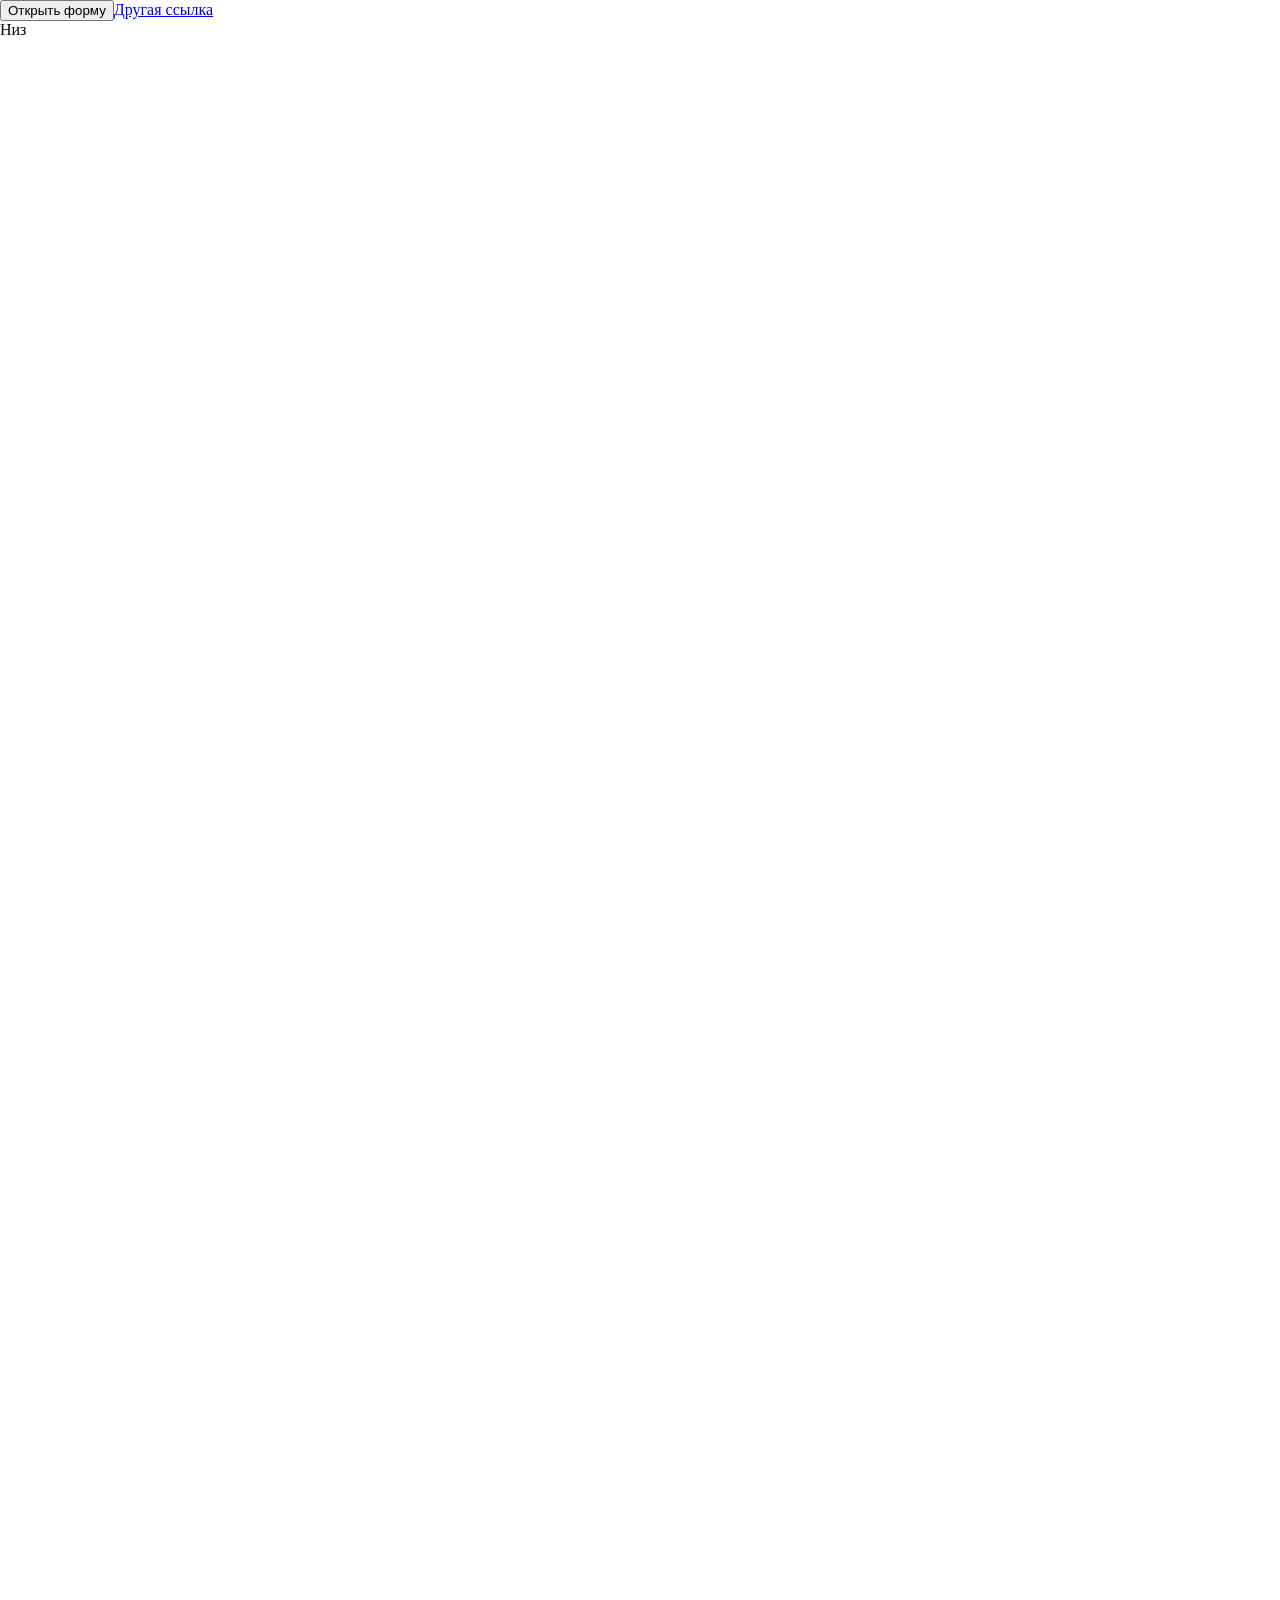
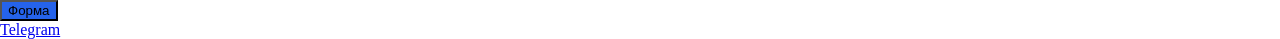
<file: tests/interaction-007-fixture.html>
<!doctype html><html lang="ru"><meta charset="utf-8"><title>Interaction 007 isolated fixture</title><style>body{margin:0}#page{min-height:1600px}#nc-leads-modal [hidden]{display:none!important}</style><body>
<main id="page"><button id="trigger" data-netchat-open="form">Открыть форму</button><a href="#bottom">Другая ссылка</a><div id="bottom">Низ</div></main>
<div id="netchat" class="nc-form-menu"><div id="nc-bubble" class="nc-bubble nc-open"><button class="nc-btn nc-menu-form" style="background:#2563eb">Форма</button><div class="nc-menu-channels"><a class="nc-btn nc-telegram" href="https://t.me/example_test">Telegram</a></div></div></div>
<div id="nc-leads-modal" class="nc-leads-overlay" data-form-presentation="modal" data-form-drawer-side="left" hidden>
<section class="nc-leads-dialog" role="dialog" aria-modal="true" aria-labelledby="nc-leads-title" tabindex="-1">
<div class="nc-leads-closebar"><button type="button" class="nc-leads-close" data-netchat-close aria-label="Закрыть">×</button></div>
<h2 id="nc-leads-title">Синтетическая контактная форма</h2>
<form id="nc-leads-form"><label>Email<input name="email" type="email" required></label><label>Задача<textarea name="message"></textarea></label><input name="website" class="nc-leads-trap" tabindex="-1"><button type="submit">Отправить</button><p id="nc-leads-status" role="status"></p></form>
<div id="nc-leads-success" class="nc-leads-success" tabindex="-1" hidden><p>Отправлено</p><button data-netchat-close>Готово</button></div>
<aside id="nc-contact-alternatives" class="nc-contact-alternatives" data-contact-alternatives><p class="nc-alternatives-title">Или связаться напрямую</p><nav aria-label="Другие способы связи"><a href="https://t.me/example_test" target="_blank" rel="noopener noreferrer">Telegram</a><a href="mailto:fixture@example.test">Email</a><a href="tel:+79990000000">Телефон</a></nav></aside>
</section></div></body></html>
</file>
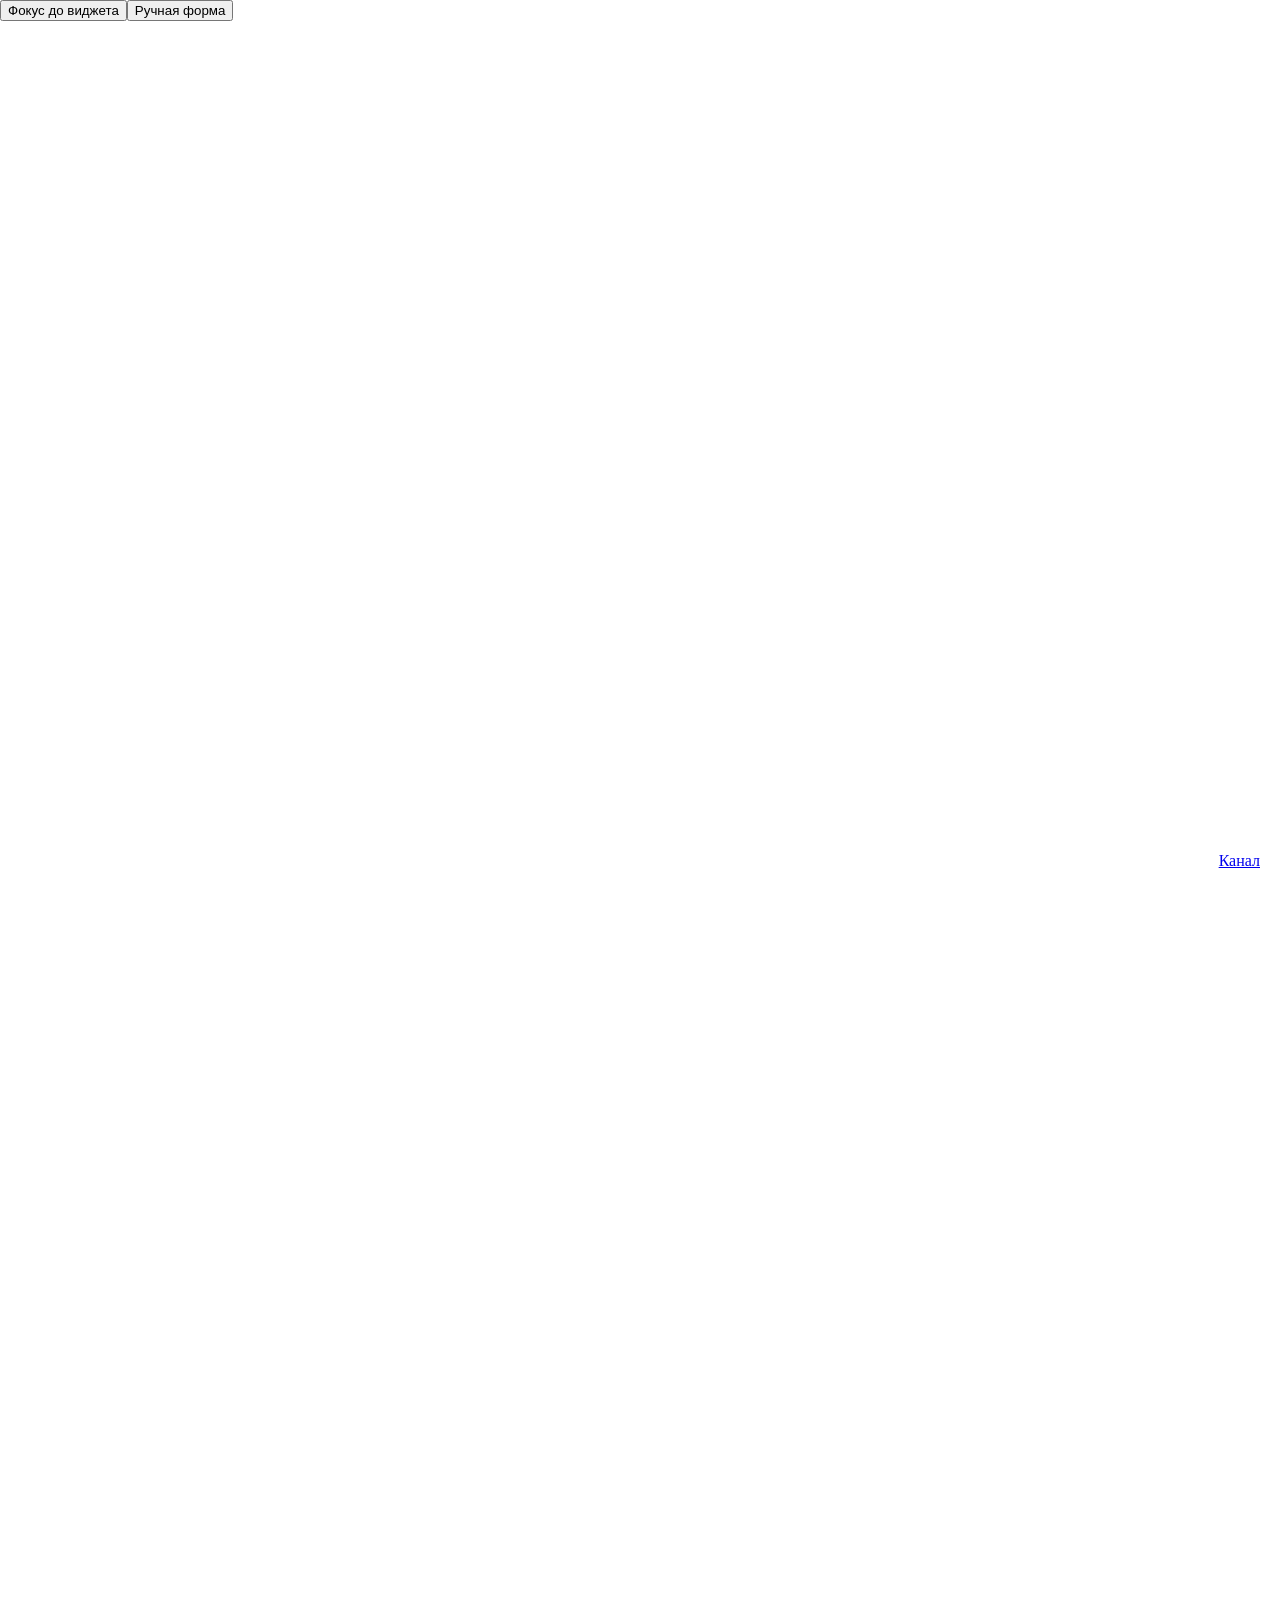
<file: tests/visibility-009-fixture.html>
<!doctype html><html lang="ru"><meta charset="utf-8"><title>Visibility 009 isolated fixture</title><style>html,body{margin:0}#page{height:2000px}#netchat{position:fixed;right:20px;bottom:30px}</style><body>
<main id="page"><button id="sentinel">Фокус до виджета</button><button id="manual" data-netchat-open="form">Ручная форма</button></main>
<div id="netchat" class="nc-wrap nc-scroll-wait"><div class="nc-col">
<div id="nc-bubble" class="nc-bubble" aria-hidden="true"><a class="nc-btn nc-telegram" href="#channel" tabindex="-1">Канал</a></div>
<div class="nc-main-wrap"><button id="nc-toggle" class="nc-btn nc-main" hidden aria-expanded="false" aria-controls="nc-bubble">Меню</button>
<div id="nc-hint" class="nc-hint nc-hint-no-mobile" hidden><div class="nc-hint-content">Подсказка <a id="hint-link" href="#help">Помощь</a></div><button class="nc-hint-close" aria-label="Закрыть подсказку">×</button></div></div></div></div>
<div id="nc-leads-modal" hidden><section class="nc-leads-dialog" role="dialog" aria-modal="true" aria-labelledby="nc-leads-title" tabindex="-1"><h2 id="nc-leads-title">Форма</h2><button data-netchat-close>Закрыть</button><form id="nc-leads-form"><input name="email" type="email"><button type="submit">Отправить</button><p id="nc-leads-status"></p></form><div id="nc-leads-success" hidden tabindex="-1"><button data-netchat-close>Готово</button></div></section></div>
<template id="visibility-admin"><div class="netchat-admin"><div class="nc-card nc-card-greeting"><input id="nc-opt-h" type="checkbox"><label for="nc-opt-hmobile">Показывать подсказку на телефонах</label><input id="nc-opt-hmobile" type="checkbox"><div id="nc-greeting-fields"><textarea id="nc-opt-ht"></textarea><label for="nc-opt-hd">Подсказка: время от открытия страницы</label><input id="nc-opt-hd" type="number" min="0" max="600" step="1" required><label for="nc-opt-hscroll">Прокрутка подсказки</label><input id="nc-opt-hscroll" type="number" min="0" max="100" step="1" required></div></div><div class="nc-card nc-card-visibility"><label for="nc-opt-bd">Кнопка: время от открытия страницы</label><input id="nc-opt-bd" type="number" min="0" max="600" step="1" required><label for="nc-opt-bscroll">Прокрутка кнопки</label><input id="nc-opt-bscroll" type="number" min="0" max="100" step="1" required><input id="nc-opt-d" type="checkbox"><input id="nc-opt-m" type="checkbox"></div><button id="nc-save-btn">Сохранить</button><button id="nc-reset-btn">Сбросить</button></div></template></body></html>
</file>
